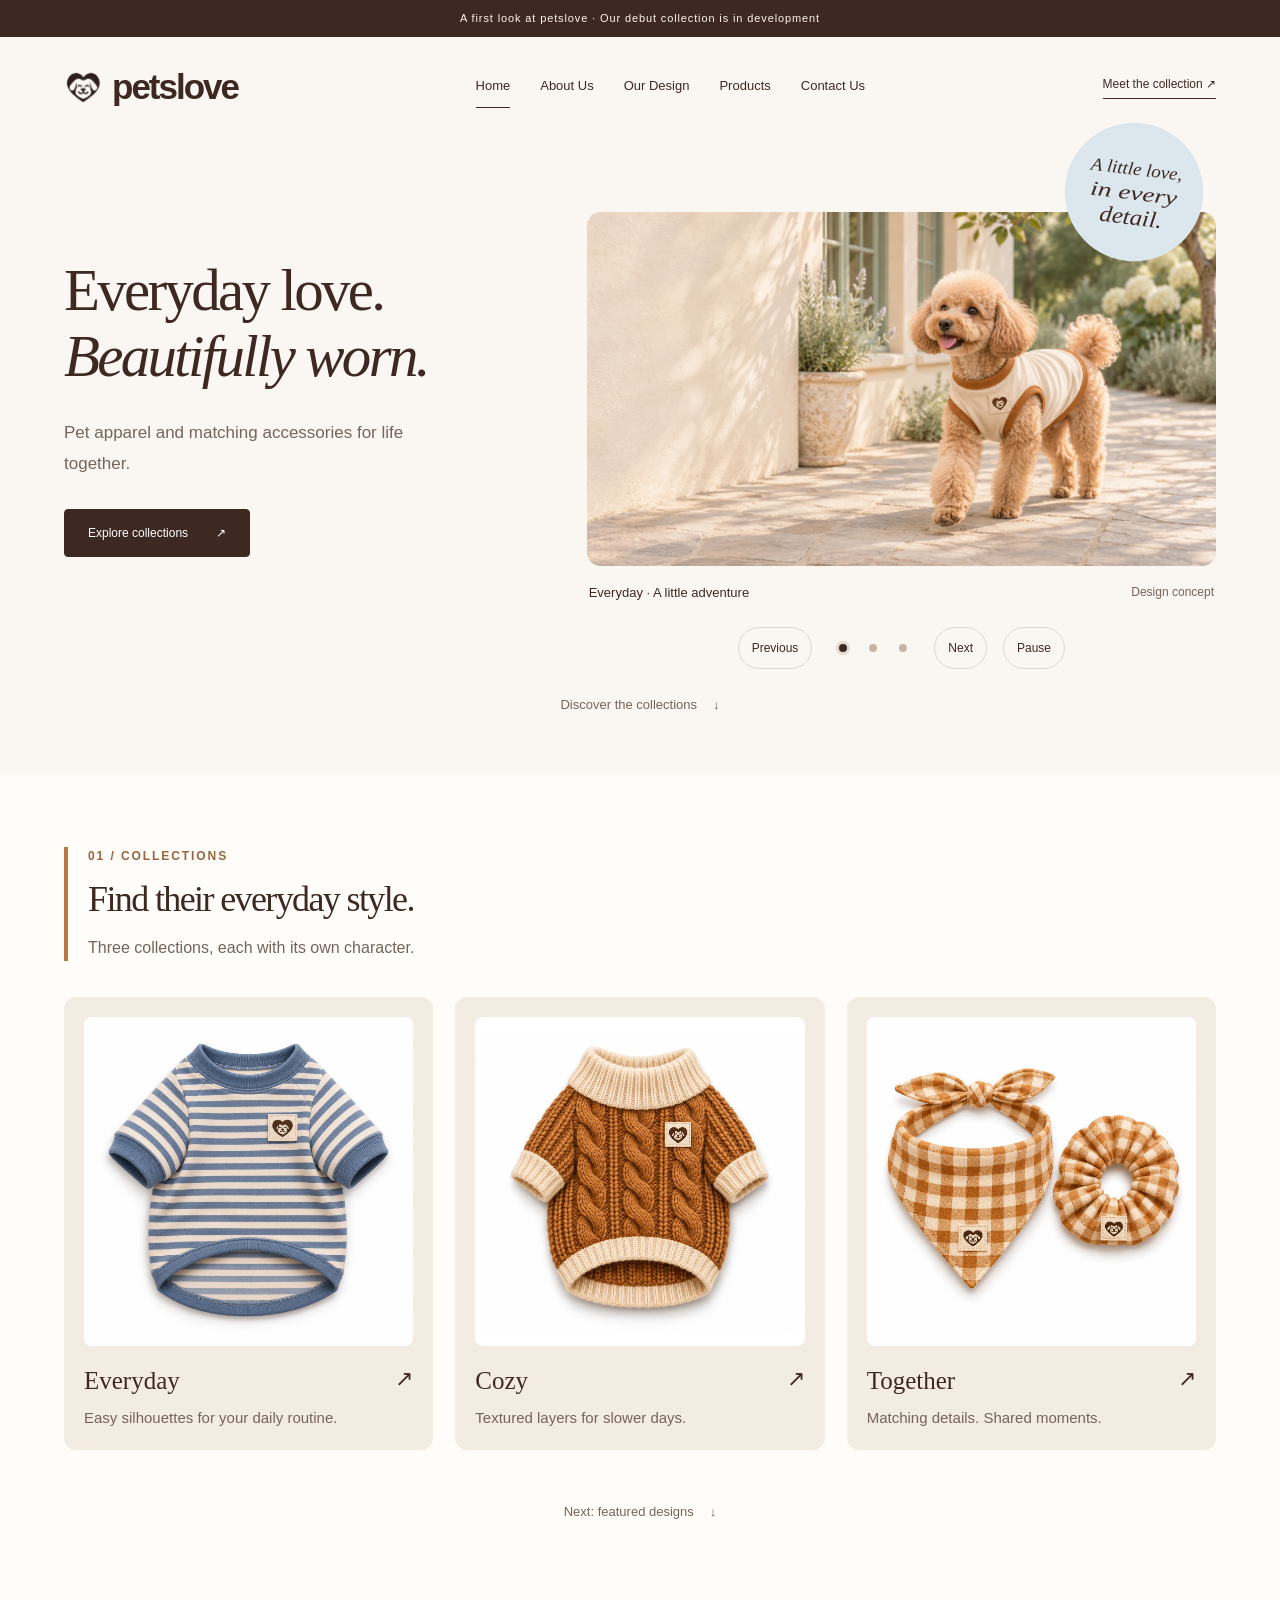
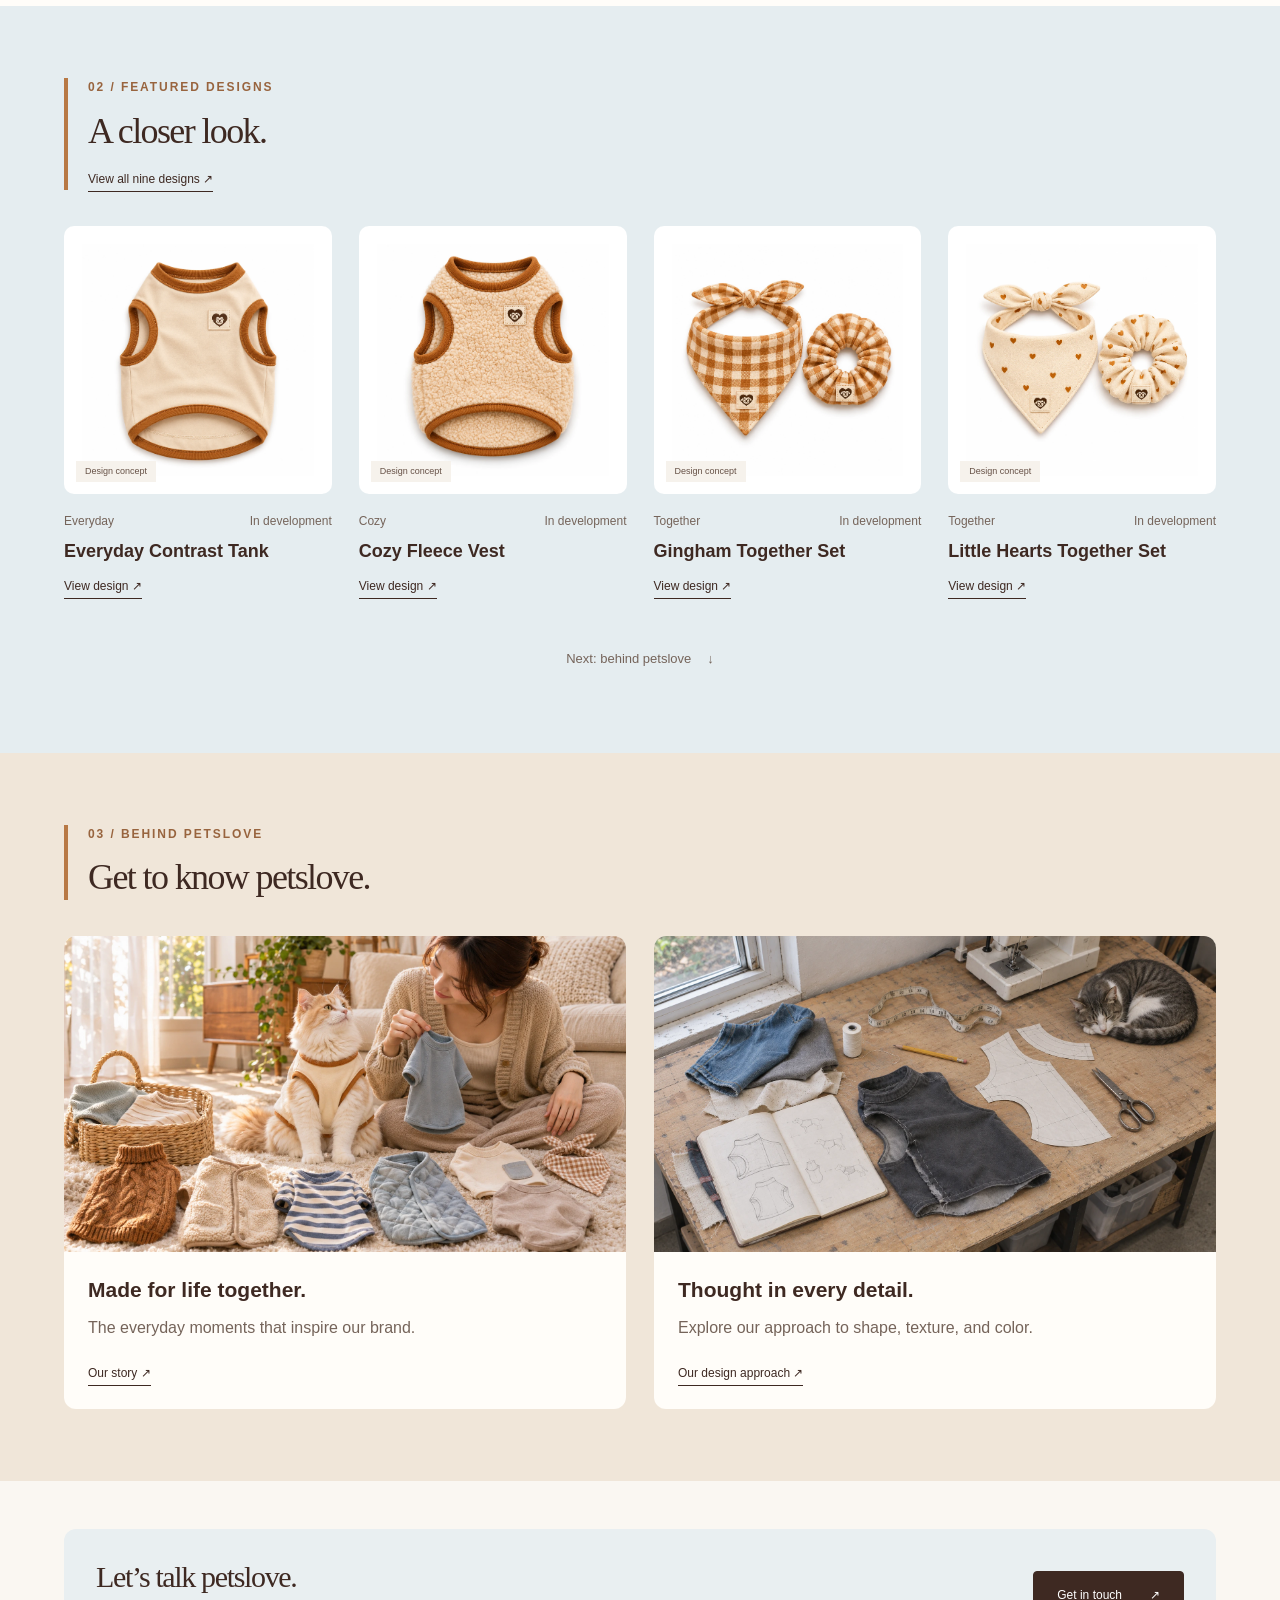
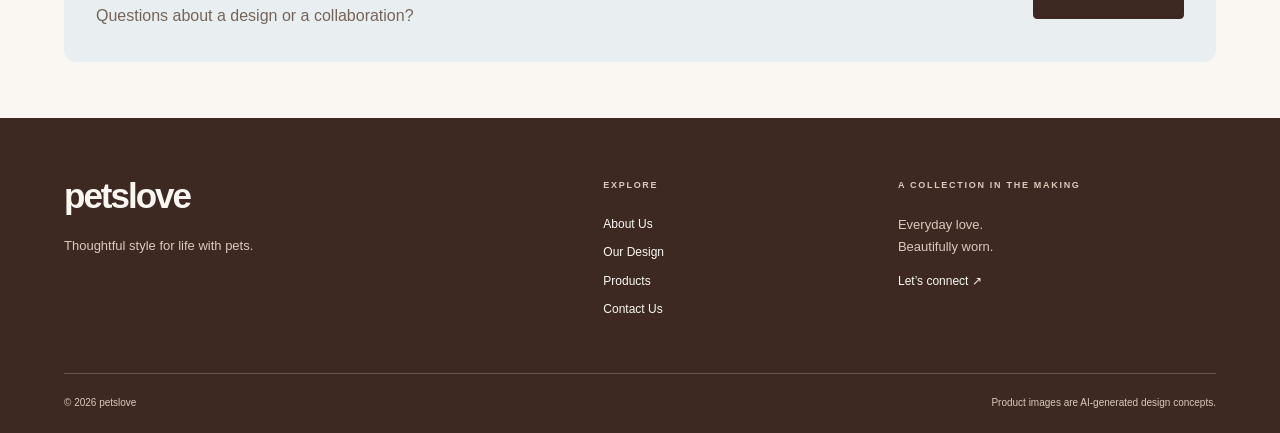
<file: index.html>
<!doctype html><html lang="en"><head><meta charset="utf-8"><meta name="viewport" content="width=device-width,initial-scale=1"><title>Everyday love. Beautifully worn. | petslove</title><meta name="description" content="Discover petslove: thoughtfully designed pet apparel and coordinated accessories. Explore Everyday, Cozy and Together."><link rel="icon" href="assets/00-logo.webp"><link rel="stylesheet" href="assets/style.css?v=20261125-chapters"><script src="assets/app.js" defer></script></head><body><a class="skip" href="#main">Skip to content</a><div class="announcement">A first look at petslove · Our debut collection is in development</div><header class="site-header wrap"><a class="brand" href="index.html"><img class="" src="assets/00-logo.webp" alt="" loading="eager" decoding="async">petslove</a><button class="menu-toggle" aria-expanded="false" aria-controls="site-nav">Menu <span>☰</span></button><nav id="site-nav" aria-label="Main navigation"><a href="index.html" aria-current="page">Home</a><a href="about-us.html" >About Us</a><a href="our-design.html" >Our Design</a><a href="products.html" >Products</a><a href="contact-us.html" >Contact Us</a></nav><a class="header-link" href="products.html">Meet the collection ↗</a></header><main id="main"><article class="home-page">
<section class="hero wrap"><div class="hero-art lifestyle-carousel" role="region" aria-roledescription="carousel" aria-label="petslove lifestyle collection"><svg class="love-badge" viewBox="0 0 180 180" role="img" aria-label="A little love, in every detail"><circle cx="90" cy="90" r="89" fill="#dce7ed"/><g fill="#3e2922" text-anchor="middle" font-family="Georgia, Times New Roman, serif" font-style="italic"><text x="90" y="68" font-size="23" textLength="118" lengthAdjust="spacingAndGlyphs">A little love,</text><text x="90" y="100" font-size="26" textLength="112" lengthAdjust="spacingAndGlyphs">in every</text><text x="90" y="132" font-size="29" textLength="81" lengthAdjust="spacingAndGlyphs">detail.</text></g></svg><div class="hero-slides"><figure class="hero-slide" aria-label="1 of 3" ><img class="" src="assets/cover-1.webp" alt="Apricot poodle wearing the cream tank on a sunny garden path" loading="eager" decoding="async"><figcaption>Everyday · A little adventure<span>Design concept</span></figcaption></figure><figure class="hero-slide" aria-label="2 of 3" hidden><img class="" src="assets/cover-2.webp" alt="Terrier wearing the caramel cable-knit sweater in an autumn park" loading="lazy" decoding="async"><figcaption>Cozy · Warm little moments<span>Design concept</span></figcaption></figure><figure class="hero-slide" aria-label="3 of 3" hidden><img class="" src="assets/cover-3.webp" alt="Owner and poodle wearing coordinating gingham accessories at home" loading="lazy" decoding="async"><figcaption>Together · Life by your side<span>Design concept</span></figcaption></figure></div><div class="carousel-controls"><button type="button" data-step="-1" aria-label="Previous image">Previous</button><div class="carousel-dots"><button type="button" data-slide="0" aria-label="Show image 1" aria-pressed="true"></button><button type="button" data-slide="1" aria-label="Show image 2" aria-pressed="false"></button><button type="button" data-slide="2" aria-label="Show image 3" aria-pressed="false"></button></div><button type="button" data-step="1" aria-label="Next image">Next</button><button type="button" class="carousel-pause" aria-label="Pause slideshow">Pause</button></div></div><div class="hero-copy"><h1>Everyday love.<br> <em>Beautifully worn.</em></h1><p class="lead">Pet apparel and matching accessories for life together.</p><div class="actions"><a class="button " href="products.html">Explore collections <span aria-hidden="true">↗</span></a></div></div><a class="home-next" href="#home-collections">Discover the collections <span aria-hidden="true">↓</span></a></section>
<section id="home-collections" class="home-collections home-section" aria-labelledby="collections-title"><div class="wrap"><header class="home-heading"><p class="eyebrow">01 / COLLECTIONS</p><h2 id="collections-title">Find their everyday style.</h2><p>Three collections, each with its own character.</p></header><div class="collection-grid"><a class="collection everyday" href="products.html?collection=everyday"><div><img class="" src="assets/everyday-02-stripe-tee.webp" alt="Everyday collection" loading="lazy" decoding="async"></div><p class="eyebrow">01 / THE COLLECTION</p><h3>Everyday <span>↗</span></h3><p>Easy silhouettes for your daily routine.</p></a><a class="collection cozy" href="products.html?collection=cozy"><div><img class="" src="assets/cozy-05-knit-sweater.webp" alt="Cozy collection" loading="lazy" decoding="async"></div><p class="eyebrow">02 / THE COLLECTION</p><h3>Cozy <span>↗</span></h3><p>Textured layers for slower days.</p></a><a class="collection together" href="products.html?collection=together"><div><img class="" src="assets/together-07-gingham-duo.webp" alt="Together collection" loading="lazy" decoding="async"></div><p class="eyebrow">03 / THE COLLECTION</p><h3>Together <span>↗</span></h3><p>Matching details. Shared moments.</p></a></div></div><a class="home-next" href="#home-designs">Next: featured designs <span aria-hidden="true">↓</span></a></section>
<section id="home-designs" class="home-products home-section" aria-labelledby="designs-title"><div class="wrap"><header class="home-heading"><p class="eyebrow">02 / FEATURED DESIGNS</p><h2 id="designs-title">A closer look.</h2><a class="text-link" href="products.html">View all nine designs ↗</a></header><div class="product-grid featured"><article class="product-card" data-collection="everyday"><a class="product-image" href="everyday-tank.html"><img class="" src="assets/everyday-01-tank.webp" alt="Everyday Contrast Tank" loading="lazy" decoding="async"><span class="badge">Design concept</span></a><div class="card-meta"><span>Everyday</span><span>In development</span></div><h3><a href="everyday-tank.html">Everyday Contrast Tank</a></h3><p>A cream sleeveless silhouette with caramel trim and a small petslove emblem.</p><a class="text-link" href="everyday-tank.html">View design <span aria-hidden="true">↗</span></a></article><article class="product-card" data-collection="cozy"><a class="product-image" href="fleece-vest.html"><img class="" src="assets/cozy-04-fleece-vest.webp" alt="Cozy Fleece Vest" loading="lazy" decoding="async"><span class="badge">Design concept</span></a><div class="card-meta"><span>Cozy</span><span>In development</span></div><h3><a href="fleece-vest.html">Cozy Fleece Vest</a></h3><p>An oatmeal fleece-texture vest with caramel edging and a simple sleeveless shape.</p><a class="text-link" href="fleece-vest.html">View design <span aria-hidden="true">↗</span></a></article><article class="product-card" data-collection="together"><a class="product-image" href="gingham-duo.html"><img class="" src="assets/together-07-gingham-duo.webp" alt="Gingham Together Set" loading="lazy" decoding="async"><span class="badge">Design concept</span></a><div class="card-meta"><span>Together</span><span>In development</span></div><h3><a href="gingham-duo.html">Gingham Together Set</a></h3><p>A caramel-and-cream gingham pet bandana paired with a coordinating hair scrunchie.</p><a class="text-link" href="gingham-duo.html">View design <span aria-hidden="true">↗</span></a></article><article class="product-card" data-collection="together"><a class="product-image" href="hearts-duo.html"><img class="" src="assets/together-09-hearts-duo.webp" alt="Little Hearts Together Set" loading="lazy" decoding="async"><span class="badge">Design concept</span></a><div class="card-meta"><span>Together</span><span>In development</span></div><h3><a href="hearts-duo.html">Little Hearts Together Set</a></h3><p>A cream pet bandana and coordinating scrunchie, finished with a small caramel heart pattern.</p><a class="text-link" href="hearts-duo.html">View design <span aria-hidden="true">↗</span></a></article></div></div><a class="home-next" href="#home-brand">Next: behind petslove <span aria-hidden="true">↓</span></a></section>
<section id="home-brand" class="home-brand home-section" aria-labelledby="brand-title"><div class="wrap"><header class="home-heading"><p class="eyebrow">03 / BEHIND PETSLOVE</p><h2 id="brand-title">Get to know petslove.</h2></header><div class="home-brand-grid"><article><img class="" src="assets/about-cat-fitting-v2.webp" alt="Owner choosing clothing beside a cat" loading="lazy" decoding="async"><div><h3>Made for life together.</h3><p>The everyday moments that inspire our brand.</p><a class="text-link" href="about-us.html">Our story ↗</a></div></article><article><img class="" src="assets/design-workbench-cat-v3.webp" alt="Design worktable with sketches and a sleeping cat" loading="lazy" decoding="async"><div><h3>Thought in every detail.</h3><p>Explore our approach to shape, texture, and color.</p><a class="text-link" href="our-design.html">Our design approach ↗</a></div></article></div></div></section>
<section class="home-contact wrap"><div><h2>Let’s talk petslove.</h2><p>Questions about a design or a collaboration?</p></div><a class="button " href="contact-us.html">Get in touch <span aria-hidden="true">↗</span></a></section></article></main><footer class="site-footer"><div class="wrap footer-grid"><div><a class="brand" href="index.html">petslove</a><p>Thoughtful style for life with pets.</p></div><div><p class="eyebrow">EXPLORE</p><a href="about-us.html">About Us</a><a href="our-design.html">Our Design</a><a href="products.html">Products</a><a href="contact-us.html">Contact Us</a></div><div><p class="eyebrow">A COLLECTION IN THE MAKING</p><p>Everyday love.<br>Beautifully worn.</p><a href="contact-us.html">Let’s connect ↗</a></div></div><div class="wrap footer-bottom"><span>© 2026 petslove</span><span>Product images are AI-generated design concepts.</span></div></footer></body></html>
</file>
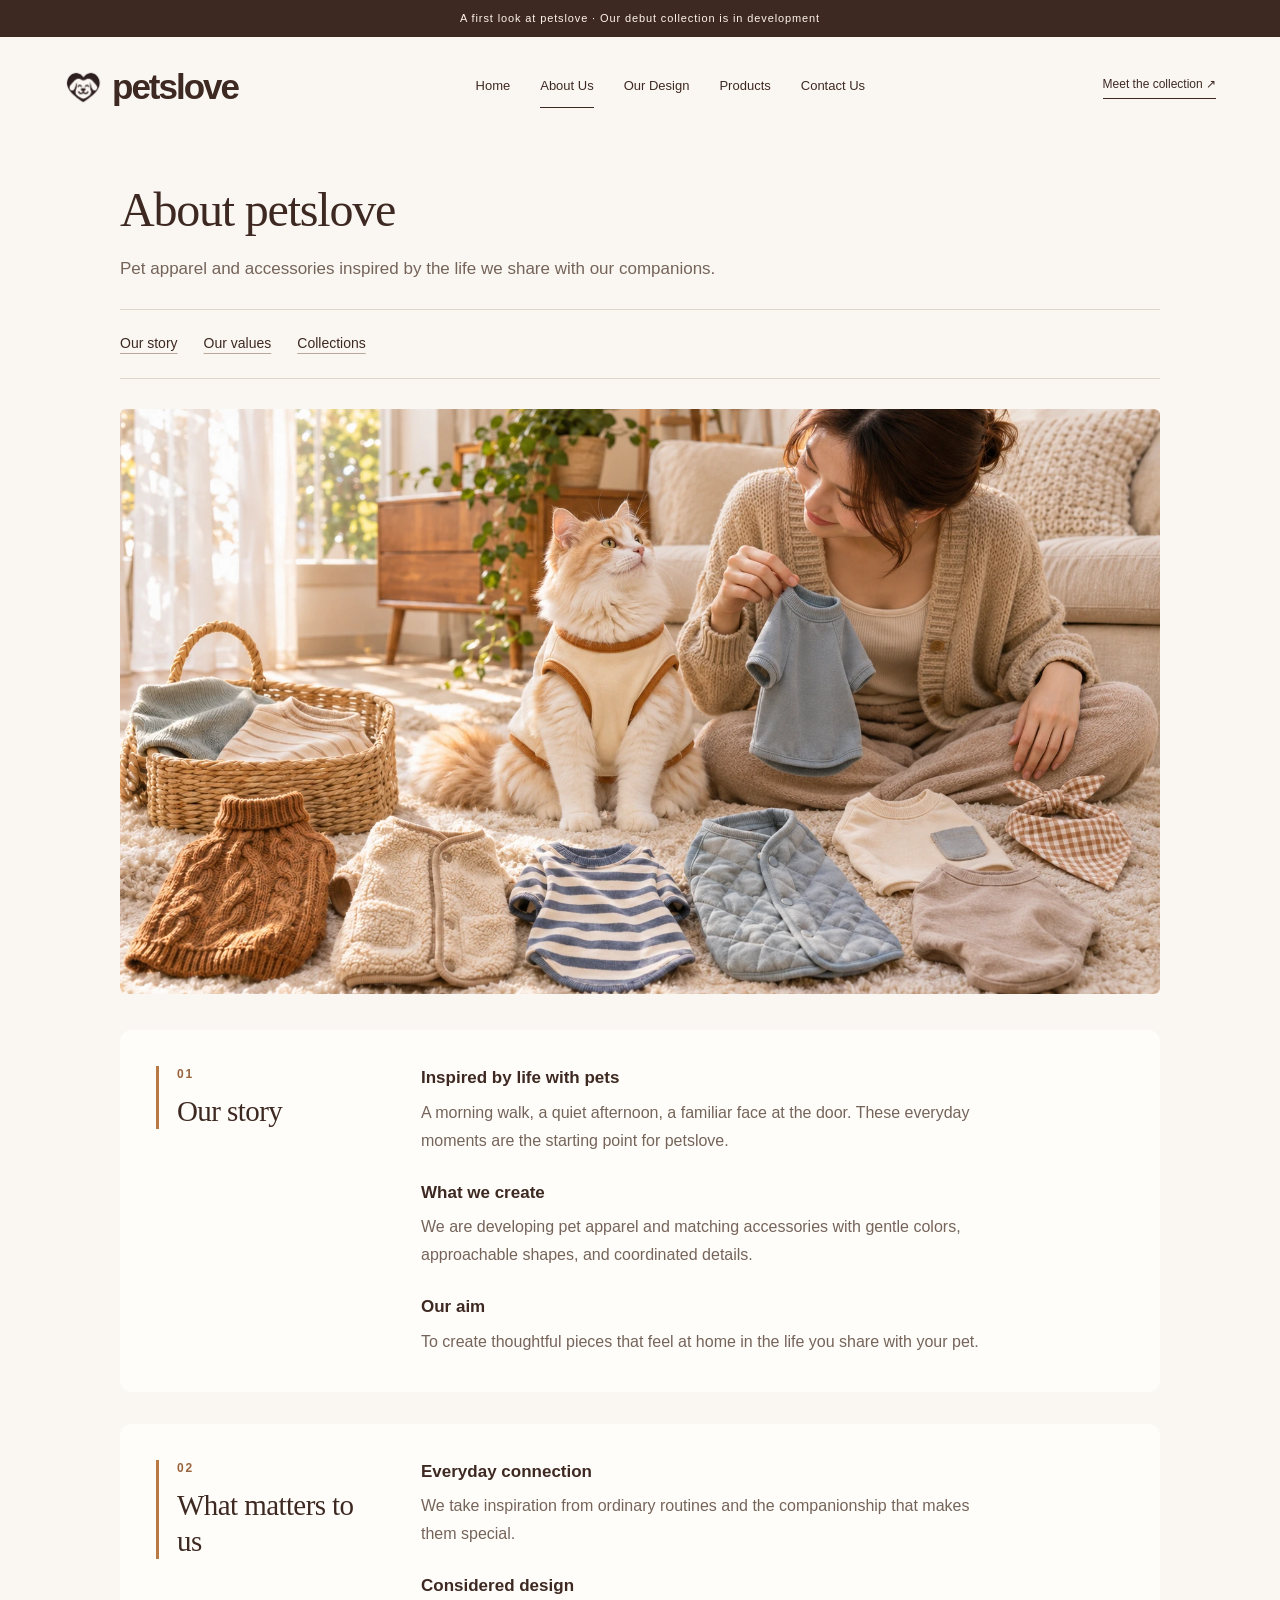
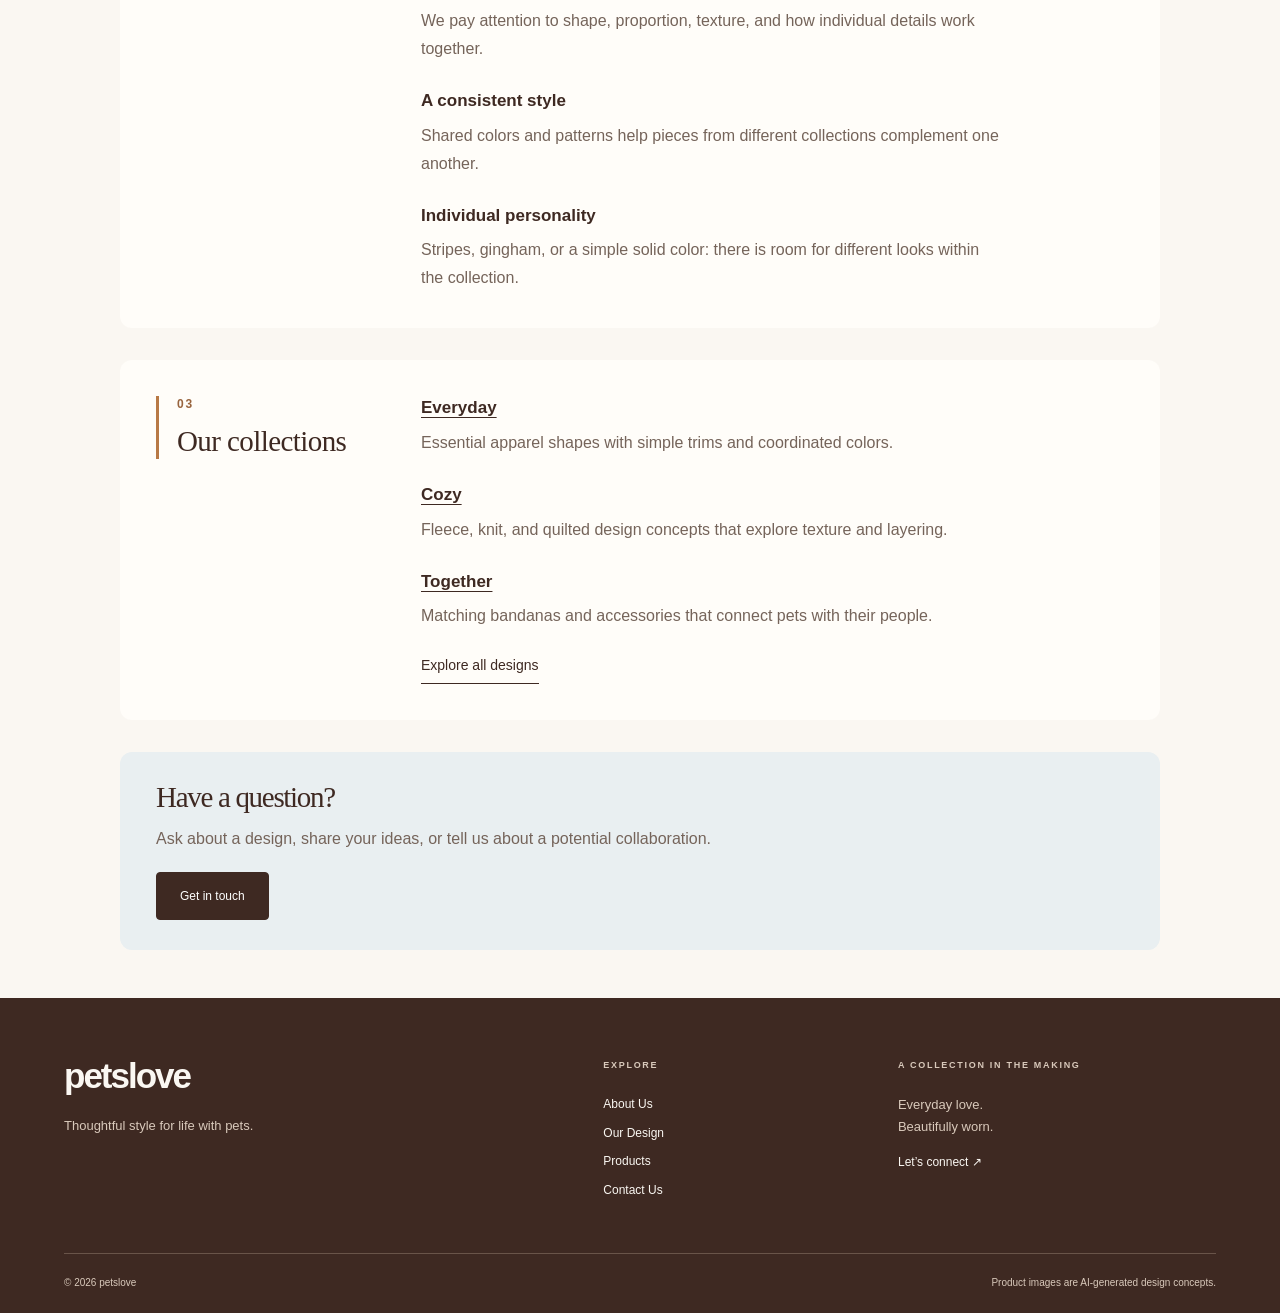
<file: about-us.html>
<!doctype html><html lang="en"><head><meta charset="utf-8"><meta name="viewport" content="width=device-width,initial-scale=1"><title>About Us | petslove</title><meta name="description" content="Discover petslove: thoughtfully designed pet apparel and coordinated accessories. Explore Everyday, Cozy and Together."><link rel="icon" href="assets/00-logo.webp"><link rel="stylesheet" href="assets/style.css?v=20261125-chapters"><script src="assets/app.js" defer></script></head><body><a class="skip" href="#main">Skip to content</a><div class="announcement">A first look at petslove · Our debut collection is in development</div><header class="site-header wrap"><a class="brand" href="index.html"><img class="" src="assets/00-logo.webp" alt="" loading="eager" decoding="async">petslove</a><button class="menu-toggle" aria-expanded="false" aria-controls="site-nav">Menu <span>☰</span></button><nav id="site-nav" aria-label="Main navigation"><a href="index.html" >Home</a><a href="about-us.html" aria-current="page">About Us</a><a href="our-design.html" >Our Design</a><a href="products.html" >Products</a><a href="contact-us.html" >Contact Us</a></nav><a class="header-link" href="products.html">Meet the collection ↗</a></header><main id="main"><article class="reading-page wrap"><header class="reading-header"><h1>About petslove</h1><p>Pet apparel and accessories inspired by the life we share with our companions.</p></header><nav class="reading-nav" aria-label="On this page"><a href="#our-story">Our story</a><a href="#our-values">Our values</a><a href="#our-collections">Collections</a></nav><figure class="reading-photo"><img class="" src="assets/about-cat-fitting-v2.webp" alt="Owner choosing clothes beside a cat" loading="eager" decoding="async"></figure><section class="reading-section" id="our-story"><header class="reading-section-heading"><span class="chapter-number" aria-hidden="true">01</span><h2>Our story</h2></header><div class="reading-content"><div class="reading-row"><h3>Inspired by life with pets</h3><p>A morning walk, a quiet afternoon, a familiar face at the door. These everyday moments are the starting point for petslove.</p></div><div class="reading-row"><h3>What we create</h3><p>We are developing pet apparel and matching accessories with gentle colors, approachable shapes, and coordinated details.</p></div><div class="reading-row"><h3>Our aim</h3><p>To create thoughtful pieces that feel at home in the life you share with your pet.</p></div></div></section><section class="reading-section" id="our-values"><header class="reading-section-heading"><span class="chapter-number" aria-hidden="true">02</span><h2>What matters to us</h2></header><div class="reading-content"><div class="reading-row"><h3>Everyday connection</h3><p>We take inspiration from ordinary routines and the companionship that makes them special.</p></div><div class="reading-row"><h3>Considered design</h3><p>We pay attention to shape, proportion, texture, and how individual details work together.</p></div><div class="reading-row"><h3>A consistent style</h3><p>Shared colors and patterns help pieces from different collections complement one another.</p></div><div class="reading-row"><h3>Individual personality</h3><p>Stripes, gingham, or a simple solid color: there is room for different looks within the collection.</p></div></div></section><section class="reading-section" id="our-collections"><header class="reading-section-heading"><span class="chapter-number" aria-hidden="true">03</span><h2>Our collections</h2></header><div class="reading-content"><div class="reading-row"><h3><a href="products.html?collection=everyday">Everyday</a></h3><p>Essential apparel shapes with simple trims and coordinated colors.</p></div><div class="reading-row"><h3><a href="products.html?collection=cozy">Cozy</a></h3><p>Fleece, knit, and quilted design concepts that explore texture and layering.</p></div><div class="reading-row"><h3><a href="products.html?collection=together">Together</a></h3><p>Matching bandanas and accessories that connect pets with their people.</p></div><a class="text-link" href="products.html">Explore all designs</a></div></section><section class="reading-contact"><h2>Have a question?</h2><p>Ask about a design, share your ideas, or tell us about a potential collaboration.</p><a class="button" href="contact-us.html">Get in touch</a></section></article></main><footer class="site-footer"><div class="wrap footer-grid"><div><a class="brand" href="index.html">petslove</a><p>Thoughtful style for life with pets.</p></div><div><p class="eyebrow">EXPLORE</p><a href="about-us.html">About Us</a><a href="our-design.html">Our Design</a><a href="products.html">Products</a><a href="contact-us.html">Contact Us</a></div><div><p class="eyebrow">A COLLECTION IN THE MAKING</p><p>Everyday love.<br>Beautifully worn.</p><a href="contact-us.html">Let’s connect ↗</a></div></div><div class="wrap footer-bottom"><span>© 2026 petslove</span><span>Product images are AI-generated design concepts.</span></div></footer></body></html>
</file>
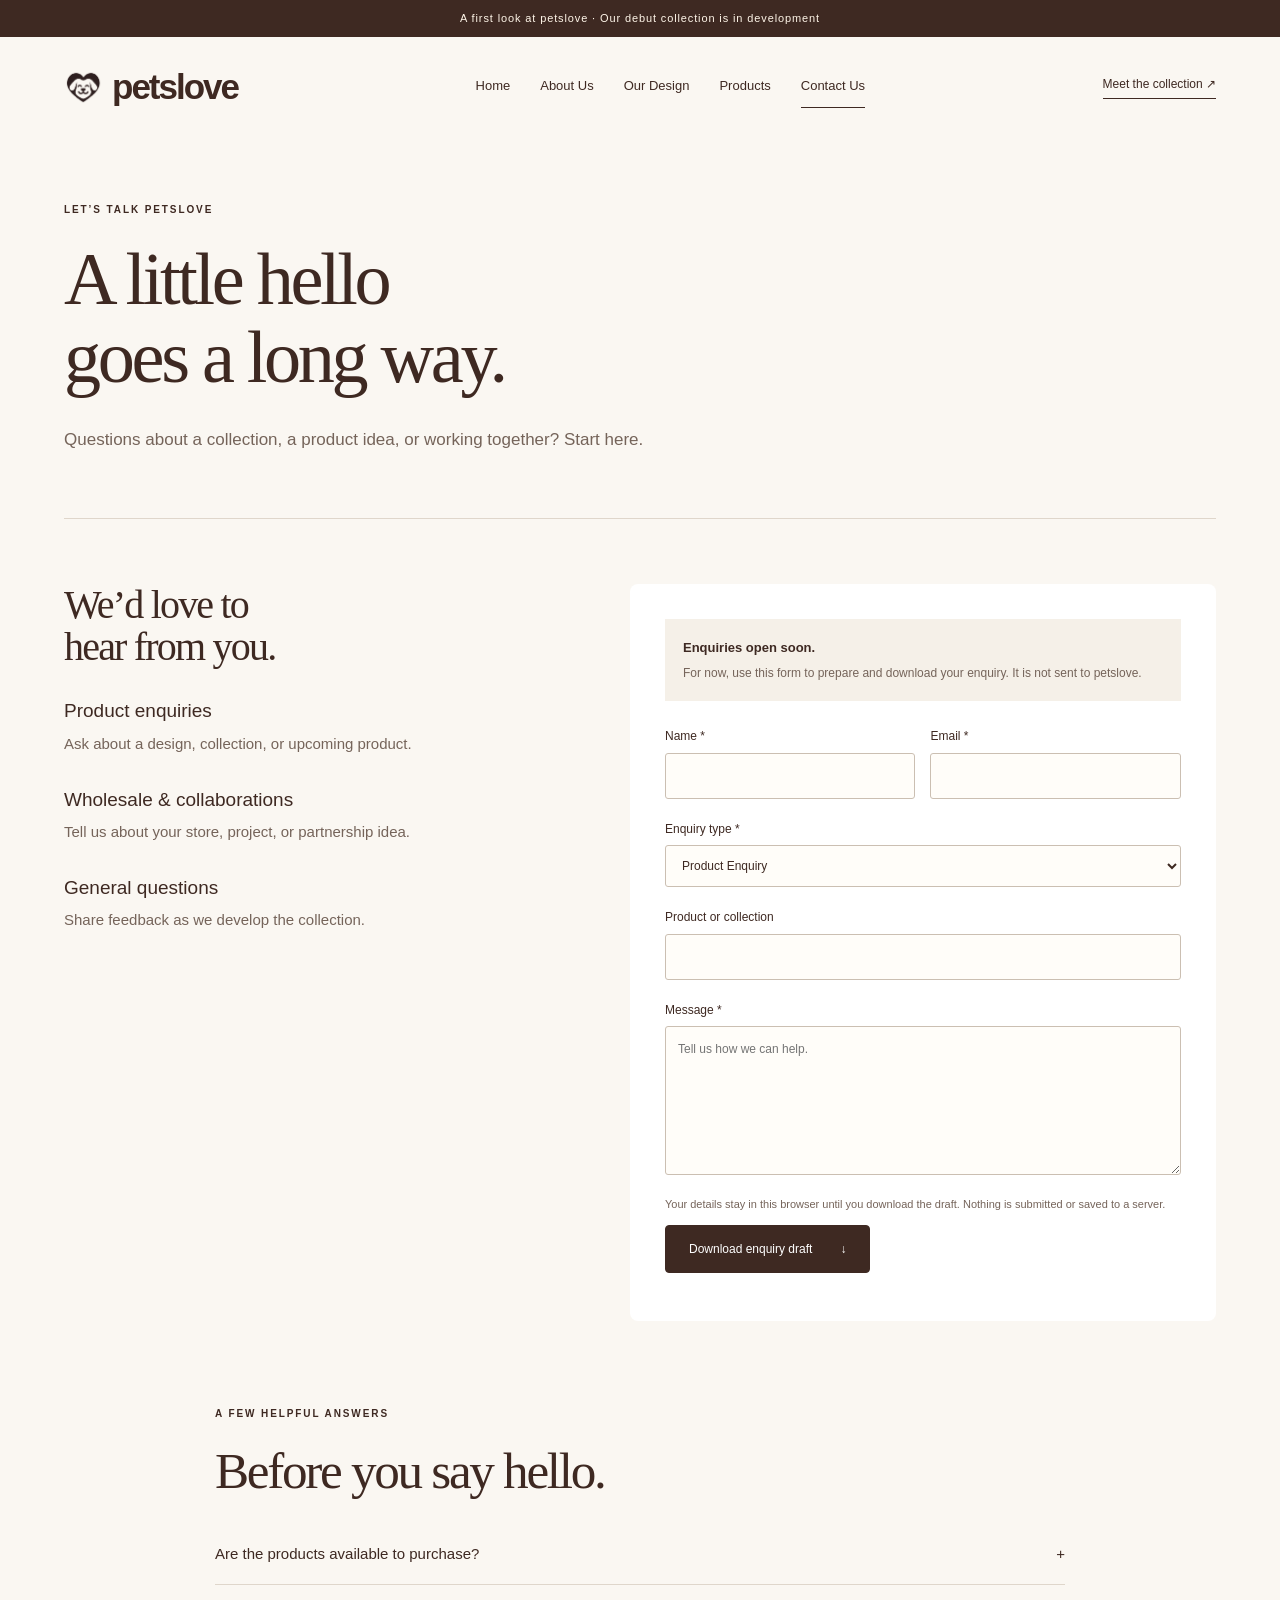
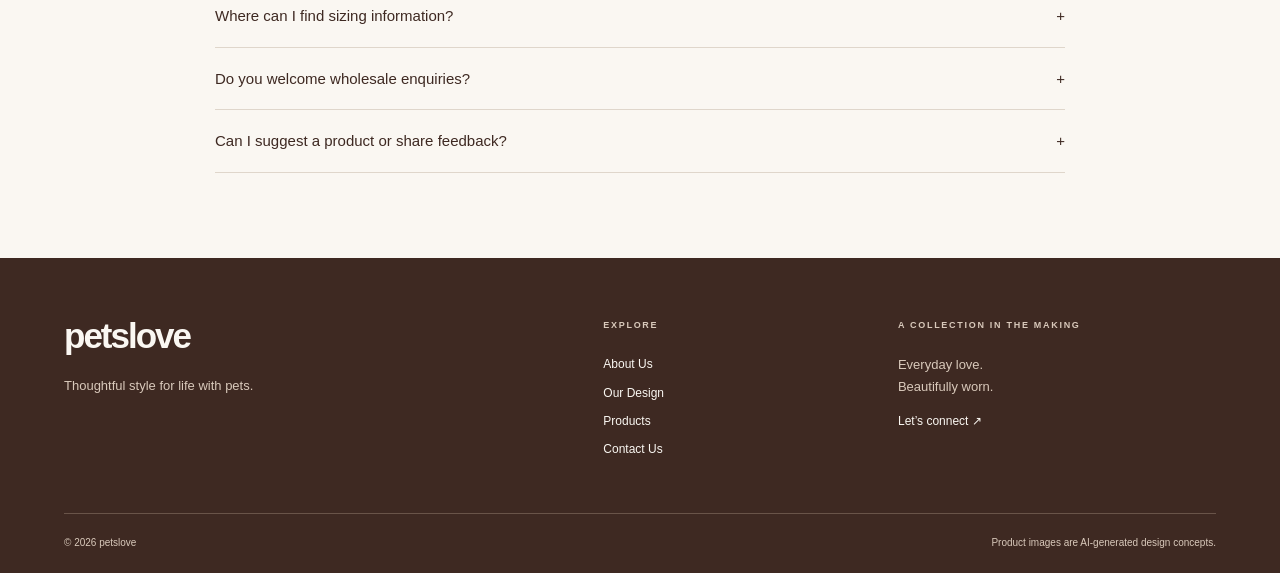
<file: contact-us.html>
<!doctype html><html lang="en"><head><meta charset="utf-8"><meta name="viewport" content="width=device-width,initial-scale=1"><title>Contact Us | petslove</title><meta name="description" content="Discover petslove: thoughtfully designed pet apparel and coordinated accessories. Explore Everyday, Cozy and Together."><link rel="icon" href="assets/00-logo.webp"><link rel="stylesheet" href="assets/style.css?v=20261125-chapters"><script src="assets/app.js" defer></script></head><body><a class="skip" href="#main">Skip to content</a><div class="announcement">A first look at petslove · Our debut collection is in development</div><header class="site-header wrap"><a class="brand" href="index.html"><img class="" src="assets/00-logo.webp" alt="" loading="eager" decoding="async">petslove</a><button class="menu-toggle" aria-expanded="false" aria-controls="site-nav">Menu <span>☰</span></button><nav id="site-nav" aria-label="Main navigation"><a href="index.html" >Home</a><a href="about-us.html" >About Us</a><a href="our-design.html" >Our Design</a><a href="products.html" >Products</a><a href="contact-us.html" aria-current="page">Contact Us</a></nav><a class="header-link" href="products.html">Meet the collection ↗</a></header><main id="main"><section class="intro wrap"><p class="eyebrow">LET’S TALK PETSLOVE</p><h1>A little hello<br> goes a long way.</h1><p class="lead">Questions about a collection, a product idea, or working together? Start here.</p></section><section class="wrap contact-layout"><aside><h2>We’d love to<br> hear from you.</h2><h3>Product enquiries</h3><p>Ask about a design, collection, or upcoming product.</p><h3>Wholesale & collaborations</h3><p>Tell us about your store, project, or partnership idea.</p><h3>General questions</h3><p>Share feedback as we develop the collection.</p></aside><form id="contact-form"><div class="form-note"><strong>Enquiries open soon.</strong><p>For now, use this form to prepare and download your enquiry. It is not sent to petslove.</p></div><div class="form-row"><label>Name *<input name="name" autocomplete="name" required maxlength="100"></label><label>Email *<input type="email" name="email" autocomplete="email" required maxlength="200"></label></div><label>Enquiry type *<select name="type"><option>Product Enquiry</option><option>Sizing & Fit</option><option>Wholesale</option><option>Collaboration</option><option>General Enquiry</option></select></label><label>Product or collection<input name="product" maxlength="200"></label><label>Message *<textarea name="message" rows="6" required maxlength="5000" placeholder="Tell us how we can help."></textarea></label><p class="caption">Your details stay in this browser until you download the draft. Nothing is submitted or saved to a server.</p><button class="button" type="submit">Download enquiry draft <span aria-hidden="true">↓</span></button><p id="form-status" role="status"></p></form></section><section class="wrap faq section"><p class="eyebrow">A FEW HELPFUL ANSWERS</p><h2>Before you say hello.</h2><details><summary>Are the products available to purchase?</summary><p>The first petslove collection is in development. The designs shown introduce our planned range.</p></details><details><summary>Where can I find sizing information?</summary><p>Product-specific measurements and size guides will be published when designs are finalized.</p></details><details><summary>Do you welcome wholesale enquiries?</summary><p>Yes. Select Wholesale in your enquiry draft and include your business, location, and the products you are interested in.</p></details><details><summary>Can I suggest a product or share feedback?</summary><p>Absolutely. We welcome ideas and feedback as we develop the collection.</p></details></section></main><footer class="site-footer"><div class="wrap footer-grid"><div><a class="brand" href="index.html">petslove</a><p>Thoughtful style for life with pets.</p></div><div><p class="eyebrow">EXPLORE</p><a href="about-us.html">About Us</a><a href="our-design.html">Our Design</a><a href="products.html">Products</a><a href="contact-us.html">Contact Us</a></div><div><p class="eyebrow">A COLLECTION IN THE MAKING</p><p>Everyday love.<br>Beautifully worn.</p><a href="contact-us.html">Let’s connect ↗</a></div></div><div class="wrap footer-bottom"><span>© 2026 petslove</span><span>Product images are AI-generated design concepts.</span></div></footer></body></html>
</file>
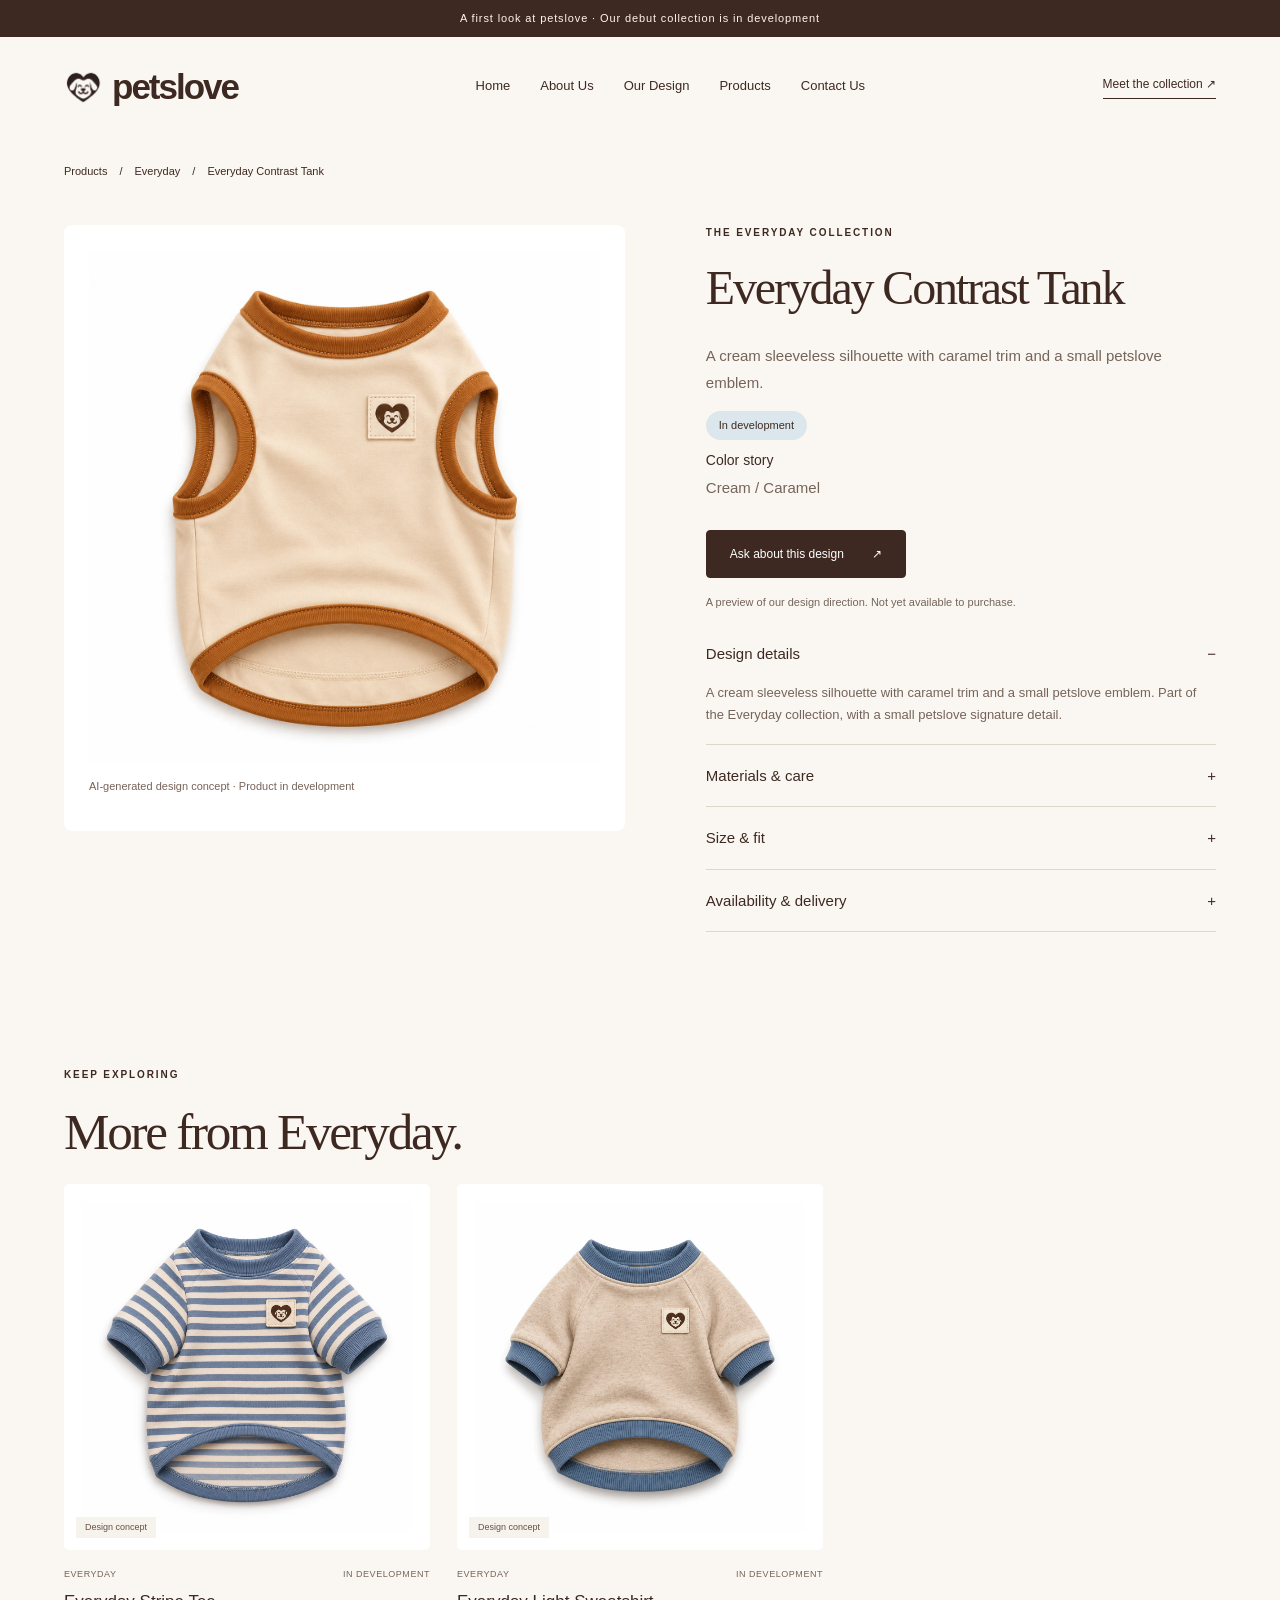
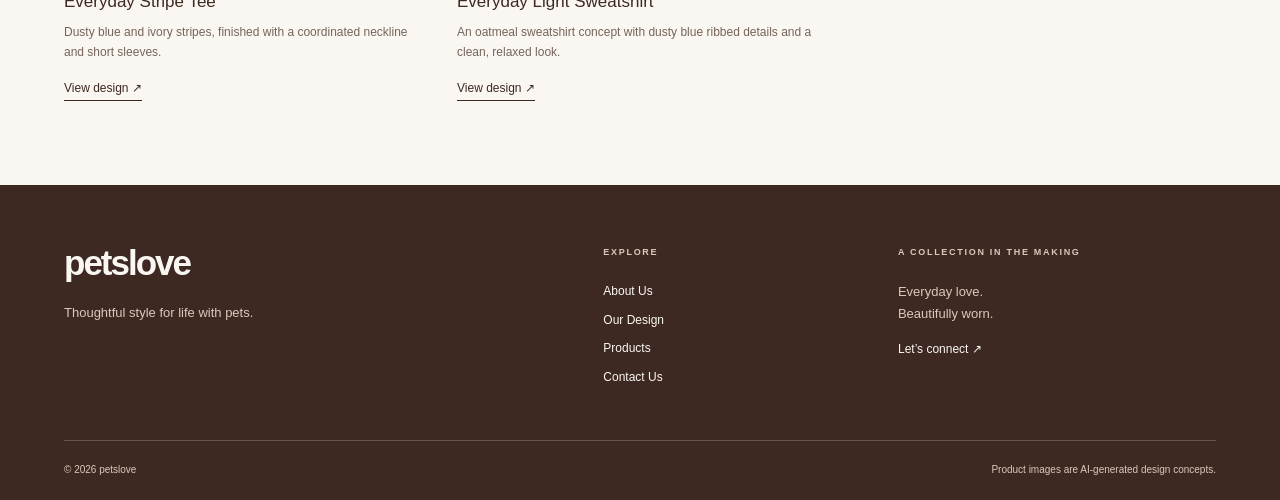
<file: everyday-tank.html>
<!doctype html><html lang="en"><head><meta charset="utf-8"><meta name="viewport" content="width=device-width,initial-scale=1"><title>Everyday Contrast Tank | petslove</title><meta name="description" content="Discover petslove: thoughtfully designed pet apparel and coordinated accessories. Explore Everyday, Cozy and Together."><link rel="icon" href="assets/00-logo.webp"><link rel="stylesheet" href="assets/style.css?v=20261125-chapters"><script src="assets/app.js" defer></script></head><body><a class="skip" href="#main">Skip to content</a><div class="announcement">A first look at petslove · Our debut collection is in development</div><header class="site-header wrap"><a class="brand" href="index.html"><img class="" src="assets/00-logo.webp" alt="" loading="eager" decoding="async">petslove</a><button class="menu-toggle" aria-expanded="false" aria-controls="site-nav">Menu <span>☰</span></button><nav id="site-nav" aria-label="Main navigation"><a href="index.html" >Home</a><a href="about-us.html" >About Us</a><a href="our-design.html" >Our Design</a><a href="products.html" >Products</a><a href="contact-us.html" >Contact Us</a></nav><a class="header-link" href="products.html">Meet the collection ↗</a></header><main id="main"><div class="wrap breadcrumb"><a href="products.html">Products</a><span>/</span><a href="products.html?collection=everyday">Everyday</a><span>/</span><span>Everyday Contrast Tank</span></div><section class="wrap product-detail"><div class="detail-image"><img class="" src="assets/everyday-01-tank.webp" alt="Everyday Contrast Tank" loading="eager" decoding="async"><p class="caption">AI-generated design concept · Product in development</p></div><div class="detail-copy"><p class="eyebrow">THE EVERYDAY COLLECTION</p><h1>Everyday Contrast Tank</h1><p class="lead">A cream sleeveless silhouette with caramel trim and a small petslove emblem.</p><p class="status-label">In development</p><h3>Color story</h3><p>Cream / Caramel</p><a class="button " href="contact-us.html?product=everyday-tank">Ask about this design <span aria-hidden="true">↗</span></a><p class="caption">A preview of our design direction. Not yet available to purchase.</p><details open><summary>Design details</summary><p>A cream sleeveless silhouette with caramel trim and a small petslove emblem. Part of the Everyday collection, with a small petslove signature detail.</p></details><details><summary>Materials & care</summary><p>Final composition, construction, and care instructions will be confirmed after sample development.</p></details><details><summary>Size & fit</summary><p>Product measurements and size options are not finalized. Measure chest, neck, and back length when comparing against the final size guide.</p></details><details><summary>Availability & delivery</summary><p>This design is not currently on sale. Pricing, delivery regions, and returns information will be provided before ordering opens.</p></details></div></section><section class="wrap section"><p class="eyebrow">KEEP EXPLORING</p><h2>More from Everyday.</h2><div class="product-grid"><article class="product-card" data-collection="everyday"><a class="product-image" href="stripe-tee.html"><img class="" src="assets/everyday-02-stripe-tee.webp" alt="Everyday Stripe Tee" loading="lazy" decoding="async"><span class="badge">Design concept</span></a><div class="card-meta"><span>Everyday</span><span>In development</span></div><h3><a href="stripe-tee.html">Everyday Stripe Tee</a></h3><p>Dusty blue and ivory stripes, finished with a coordinated neckline and short sleeves.</p><a class="text-link" href="stripe-tee.html">View design <span aria-hidden="true">↗</span></a></article><article class="product-card" data-collection="everyday"><a class="product-image" href="light-sweatshirt.html"><img class="" src="assets/everyday-03-sweatshirt.webp" alt="Everyday Light Sweatshirt" loading="lazy" decoding="async"><span class="badge">Design concept</span></a><div class="card-meta"><span>Everyday</span><span>In development</span></div><h3><a href="light-sweatshirt.html">Everyday Light Sweatshirt</a></h3><p>An oatmeal sweatshirt concept with dusty blue ribbed details and a clean, relaxed look.</p><a class="text-link" href="light-sweatshirt.html">View design <span aria-hidden="true">↗</span></a></article></div></section></main><footer class="site-footer"><div class="wrap footer-grid"><div><a class="brand" href="index.html">petslove</a><p>Thoughtful style for life with pets.</p></div><div><p class="eyebrow">EXPLORE</p><a href="about-us.html">About Us</a><a href="our-design.html">Our Design</a><a href="products.html">Products</a><a href="contact-us.html">Contact Us</a></div><div><p class="eyebrow">A COLLECTION IN THE MAKING</p><p>Everyday love.<br>Beautifully worn.</p><a href="contact-us.html">Let’s connect ↗</a></div></div><div class="wrap footer-bottom"><span>© 2026 petslove</span><span>Product images are AI-generated design concepts.</span></div></footer></body></html>
</file>
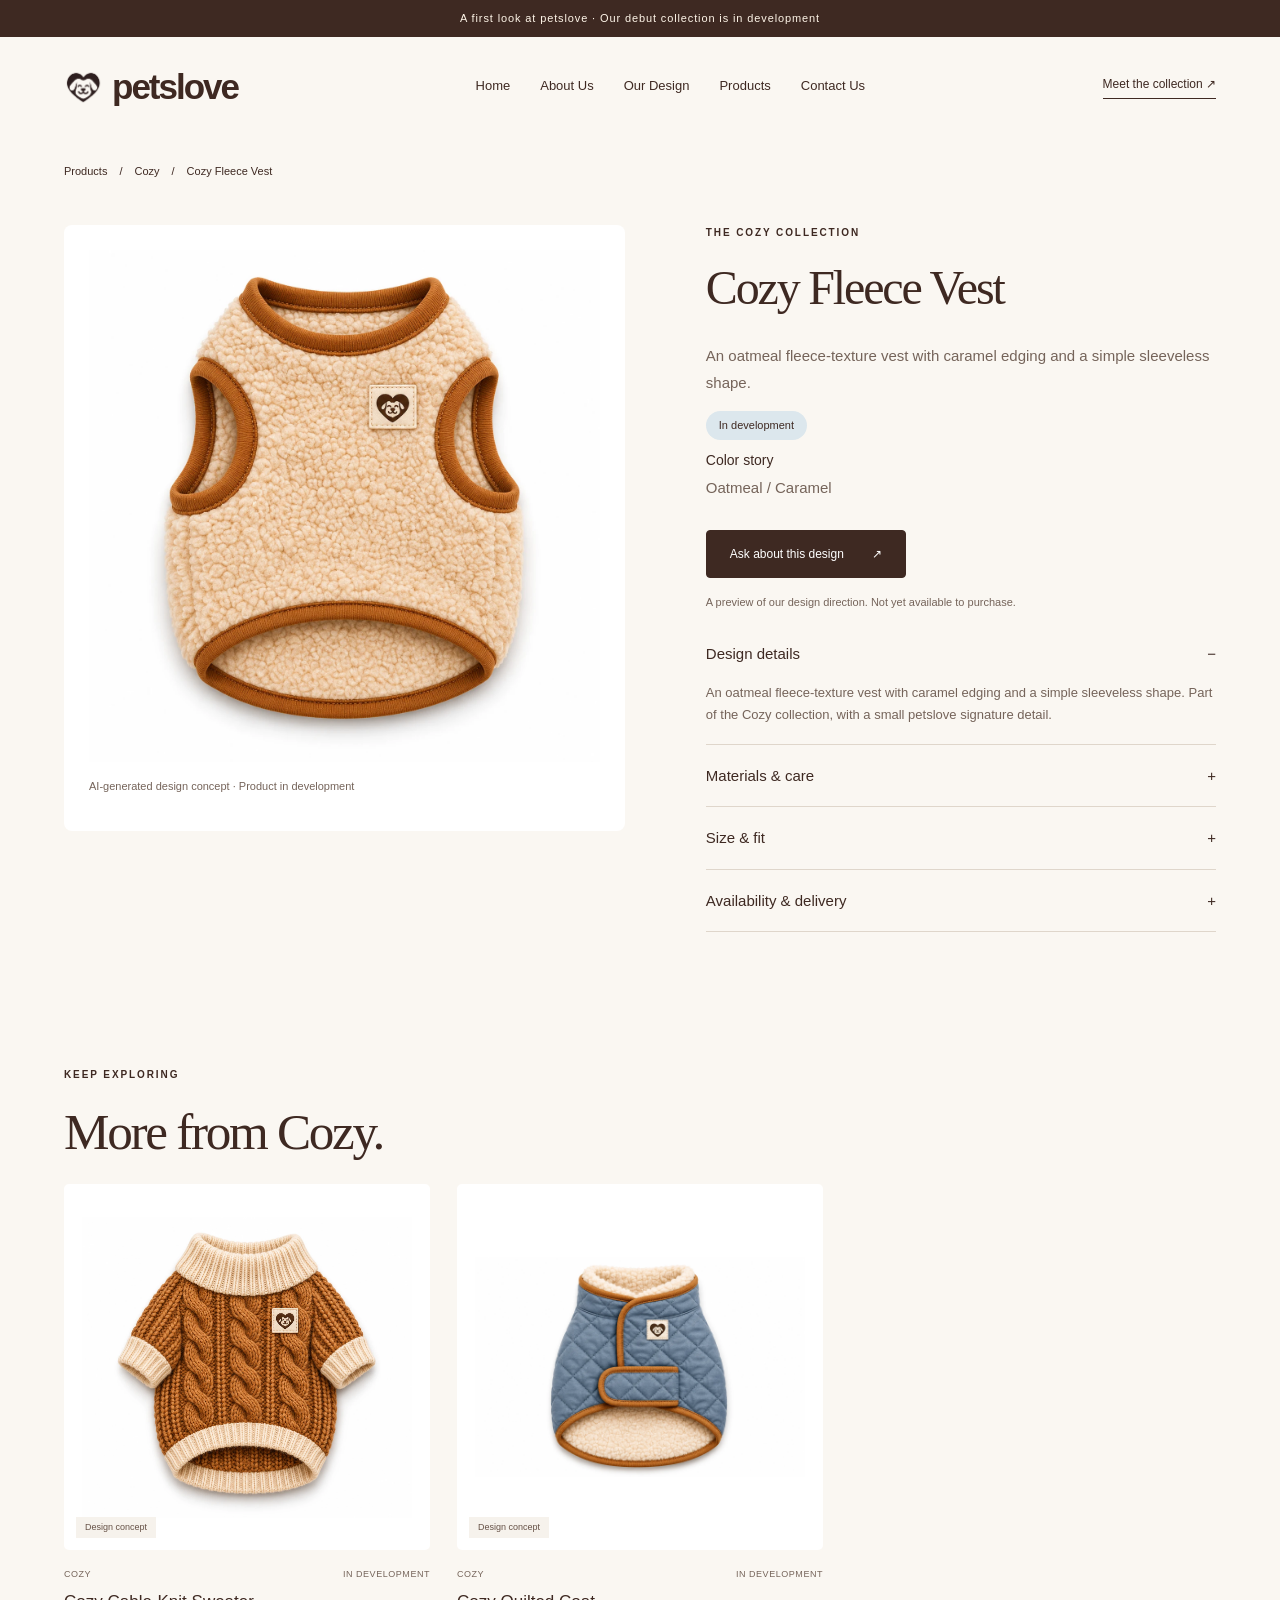
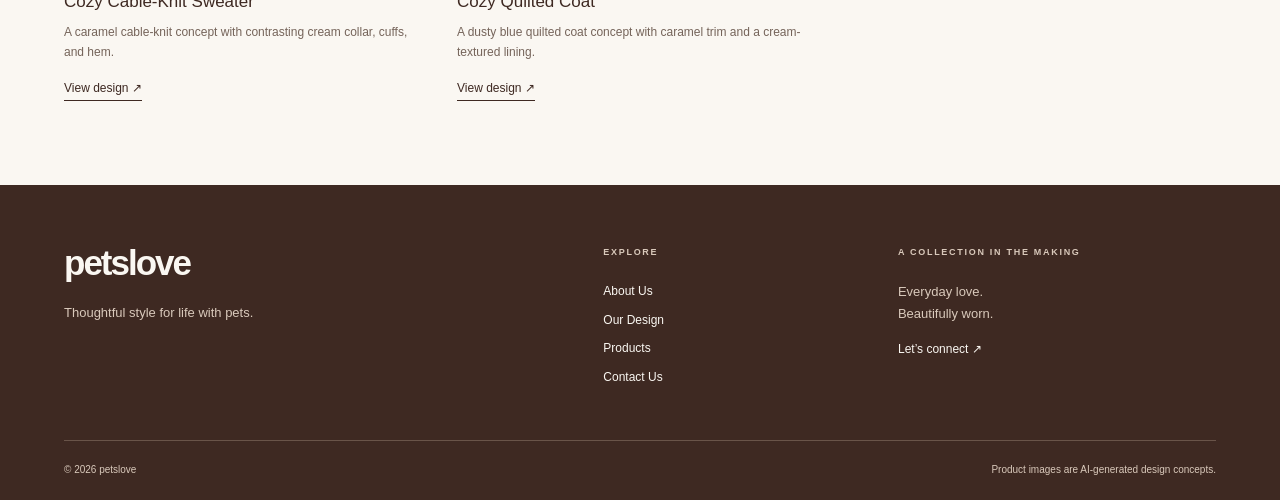
<file: fleece-vest.html>
<!doctype html><html lang="en"><head><meta charset="utf-8"><meta name="viewport" content="width=device-width,initial-scale=1"><title>Cozy Fleece Vest | petslove</title><meta name="description" content="Discover petslove: thoughtfully designed pet apparel and coordinated accessories. Explore Everyday, Cozy and Together."><link rel="icon" href="assets/00-logo.webp"><link rel="stylesheet" href="assets/style.css?v=20261125-chapters"><script src="assets/app.js" defer></script></head><body><a class="skip" href="#main">Skip to content</a><div class="announcement">A first look at petslove · Our debut collection is in development</div><header class="site-header wrap"><a class="brand" href="index.html"><img class="" src="assets/00-logo.webp" alt="" loading="eager" decoding="async">petslove</a><button class="menu-toggle" aria-expanded="false" aria-controls="site-nav">Menu <span>☰</span></button><nav id="site-nav" aria-label="Main navigation"><a href="index.html" >Home</a><a href="about-us.html" >About Us</a><a href="our-design.html" >Our Design</a><a href="products.html" >Products</a><a href="contact-us.html" >Contact Us</a></nav><a class="header-link" href="products.html">Meet the collection ↗</a></header><main id="main"><div class="wrap breadcrumb"><a href="products.html">Products</a><span>/</span><a href="products.html?collection=cozy">Cozy</a><span>/</span><span>Cozy Fleece Vest</span></div><section class="wrap product-detail"><div class="detail-image"><img class="" src="assets/cozy-04-fleece-vest.webp" alt="Cozy Fleece Vest" loading="eager" decoding="async"><p class="caption">AI-generated design concept · Product in development</p></div><div class="detail-copy"><p class="eyebrow">THE COZY COLLECTION</p><h1>Cozy Fleece Vest</h1><p class="lead">An oatmeal fleece-texture vest with caramel edging and a simple sleeveless shape.</p><p class="status-label">In development</p><h3>Color story</h3><p>Oatmeal / Caramel</p><a class="button " href="contact-us.html?product=fleece-vest">Ask about this design <span aria-hidden="true">↗</span></a><p class="caption">A preview of our design direction. Not yet available to purchase.</p><details open><summary>Design details</summary><p>An oatmeal fleece-texture vest with caramel edging and a simple sleeveless shape. Part of the Cozy collection, with a small petslove signature detail.</p></details><details><summary>Materials & care</summary><p>Final composition, construction, and care instructions will be confirmed after sample development.</p></details><details><summary>Size & fit</summary><p>Product measurements and size options are not finalized. Measure chest, neck, and back length when comparing against the final size guide.</p></details><details><summary>Availability & delivery</summary><p>This design is not currently on sale. Pricing, delivery regions, and returns information will be provided before ordering opens.</p></details></div></section><section class="wrap section"><p class="eyebrow">KEEP EXPLORING</p><h2>More from Cozy.</h2><div class="product-grid"><article class="product-card" data-collection="cozy"><a class="product-image" href="knit-sweater.html"><img class="" src="assets/cozy-05-knit-sweater.webp" alt="Cozy Cable-Knit Sweater" loading="lazy" decoding="async"><span class="badge">Design concept</span></a><div class="card-meta"><span>Cozy</span><span>In development</span></div><h3><a href="knit-sweater.html">Cozy Cable-Knit Sweater</a></h3><p>A caramel cable-knit concept with contrasting cream collar, cuffs, and hem.</p><a class="text-link" href="knit-sweater.html">View design <span aria-hidden="true">↗</span></a></article><article class="product-card" data-collection="cozy"><a class="product-image" href="quilted-coat.html"><img class="" src="assets/cozy-06-quilted-coat.webp" alt="Cozy Quilted Coat" loading="lazy" decoding="async"><span class="badge">Design concept</span></a><div class="card-meta"><span>Cozy</span><span>In development</span></div><h3><a href="quilted-coat.html">Cozy Quilted Coat</a></h3><p>A dusty blue quilted coat concept with caramel trim and a cream-textured lining.</p><a class="text-link" href="quilted-coat.html">View design <span aria-hidden="true">↗</span></a></article></div></section></main><footer class="site-footer"><div class="wrap footer-grid"><div><a class="brand" href="index.html">petslove</a><p>Thoughtful style for life with pets.</p></div><div><p class="eyebrow">EXPLORE</p><a href="about-us.html">About Us</a><a href="our-design.html">Our Design</a><a href="products.html">Products</a><a href="contact-us.html">Contact Us</a></div><div><p class="eyebrow">A COLLECTION IN THE MAKING</p><p>Everyday love.<br>Beautifully worn.</p><a href="contact-us.html">Let’s connect ↗</a></div></div><div class="wrap footer-bottom"><span>© 2026 petslove</span><span>Product images are AI-generated design concepts.</span></div></footer></body></html>
</file>
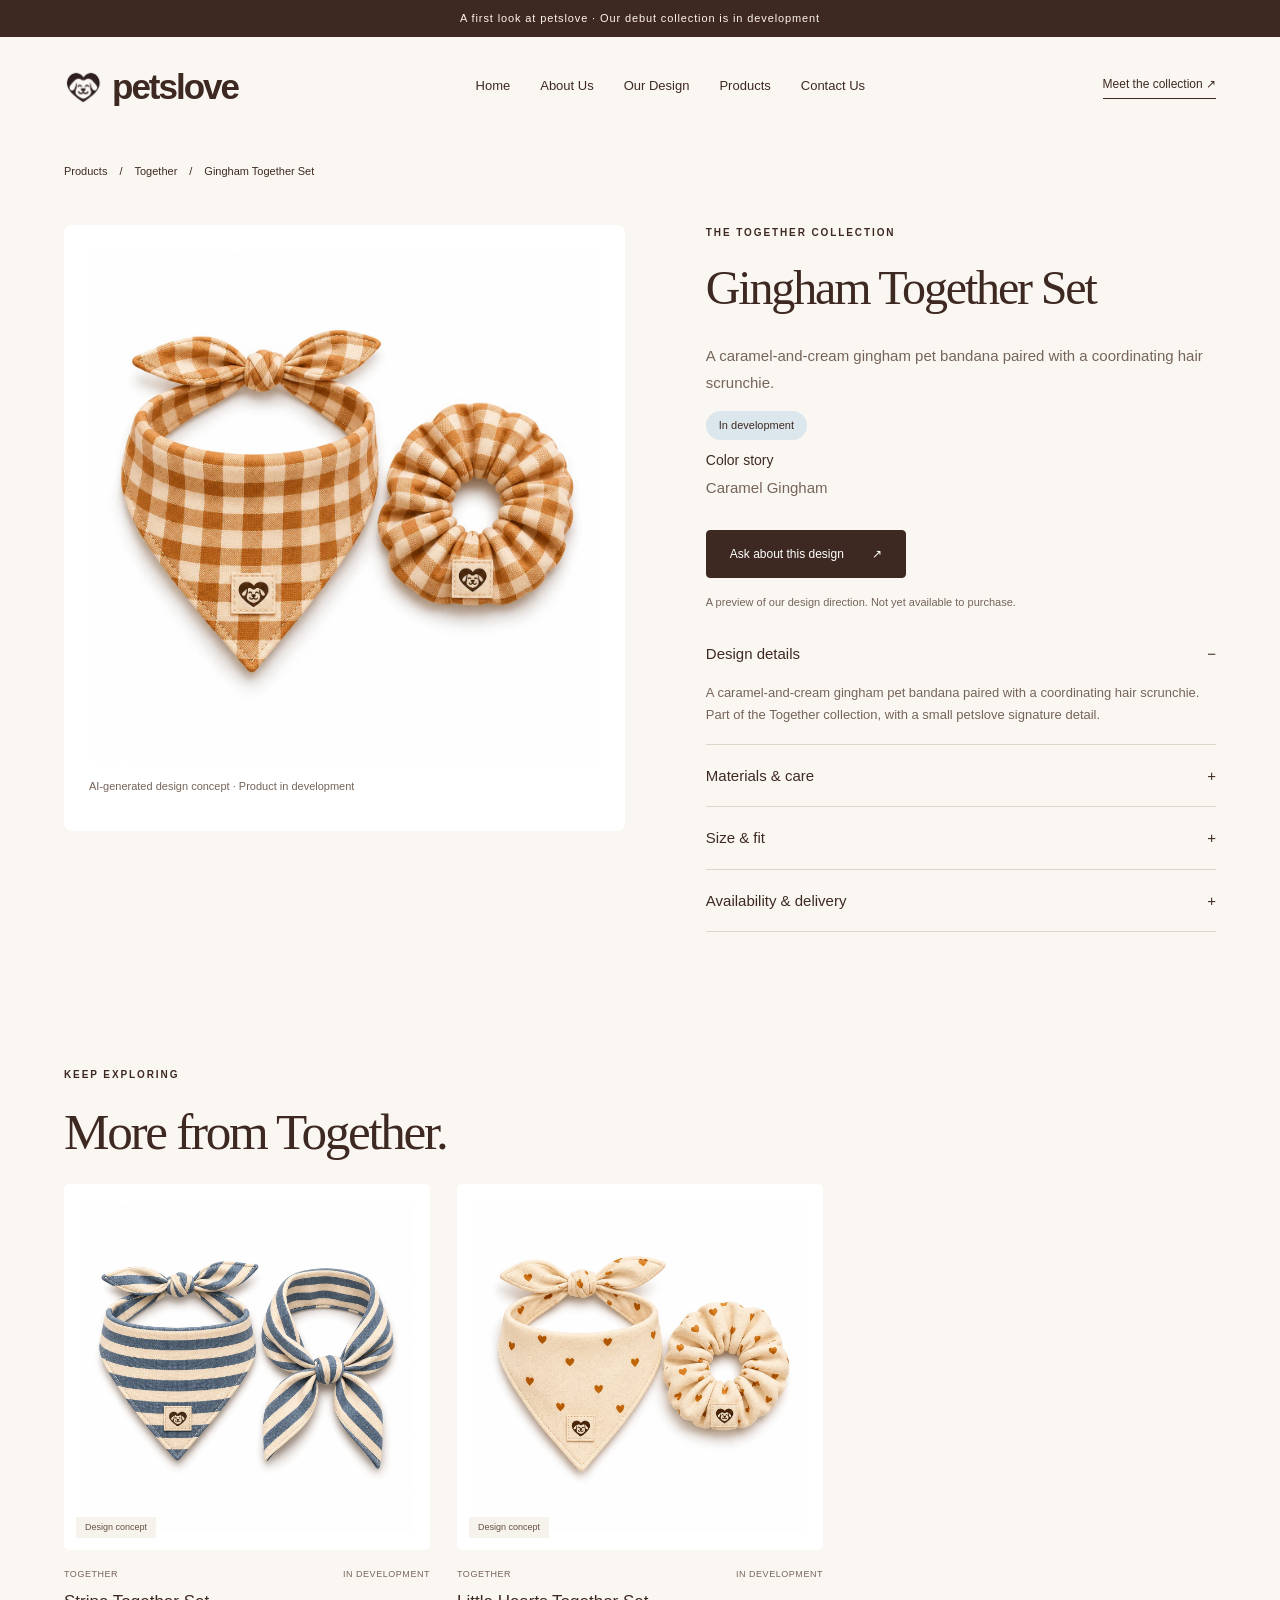
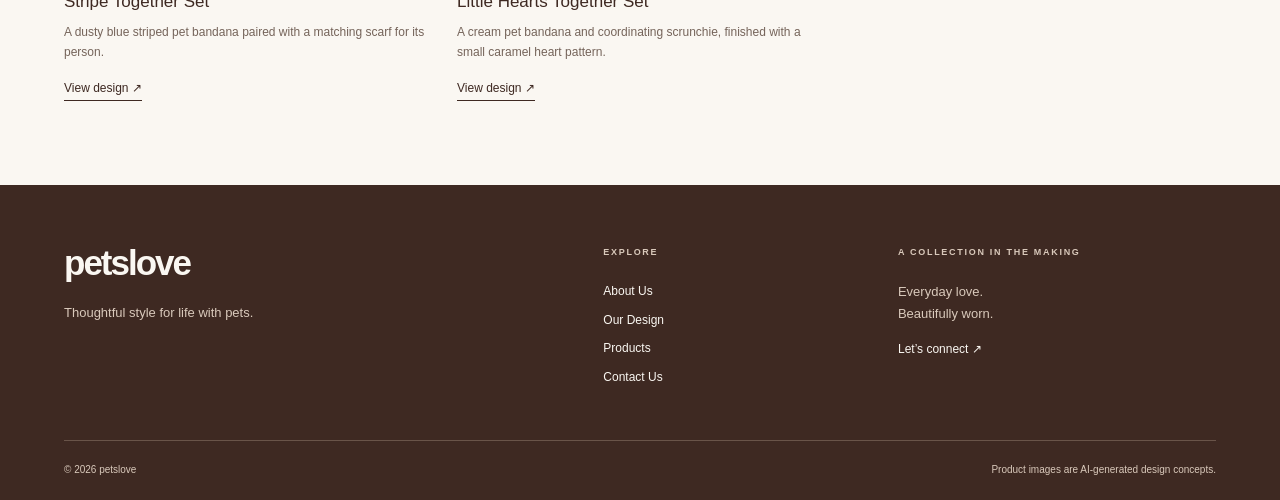
<file: gingham-duo.html>
<!doctype html><html lang="en"><head><meta charset="utf-8"><meta name="viewport" content="width=device-width,initial-scale=1"><title>Gingham Together Set | petslove</title><meta name="description" content="Discover petslove: thoughtfully designed pet apparel and coordinated accessories. Explore Everyday, Cozy and Together."><link rel="icon" href="assets/00-logo.webp"><link rel="stylesheet" href="assets/style.css?v=20261125-chapters"><script src="assets/app.js" defer></script></head><body><a class="skip" href="#main">Skip to content</a><div class="announcement">A first look at petslove · Our debut collection is in development</div><header class="site-header wrap"><a class="brand" href="index.html"><img class="" src="assets/00-logo.webp" alt="" loading="eager" decoding="async">petslove</a><button class="menu-toggle" aria-expanded="false" aria-controls="site-nav">Menu <span>☰</span></button><nav id="site-nav" aria-label="Main navigation"><a href="index.html" >Home</a><a href="about-us.html" >About Us</a><a href="our-design.html" >Our Design</a><a href="products.html" >Products</a><a href="contact-us.html" >Contact Us</a></nav><a class="header-link" href="products.html">Meet the collection ↗</a></header><main id="main"><div class="wrap breadcrumb"><a href="products.html">Products</a><span>/</span><a href="products.html?collection=together">Together</a><span>/</span><span>Gingham Together Set</span></div><section class="wrap product-detail"><div class="detail-image"><img class="" src="assets/together-07-gingham-duo.webp" alt="Gingham Together Set" loading="eager" decoding="async"><p class="caption">AI-generated design concept · Product in development</p></div><div class="detail-copy"><p class="eyebrow">THE TOGETHER COLLECTION</p><h1>Gingham Together Set</h1><p class="lead">A caramel-and-cream gingham pet bandana paired with a coordinating hair scrunchie.</p><p class="status-label">In development</p><h3>Color story</h3><p>Caramel Gingham</p><a class="button " href="contact-us.html?product=gingham-duo">Ask about this design <span aria-hidden="true">↗</span></a><p class="caption">A preview of our design direction. Not yet available to purchase.</p><details open><summary>Design details</summary><p>A caramel-and-cream gingham pet bandana paired with a coordinating hair scrunchie. Part of the Together collection, with a small petslove signature detail.</p></details><details><summary>Materials & care</summary><p>Final composition, construction, and care instructions will be confirmed after sample development.</p></details><details><summary>Size & fit</summary><p>Product measurements and size options are not finalized. Measure chest, neck, and back length when comparing against the final size guide.</p></details><details><summary>Availability & delivery</summary><p>This design is not currently on sale. Pricing, delivery regions, and returns information will be provided before ordering opens.</p></details></div></section><section class="wrap section"><p class="eyebrow">KEEP EXPLORING</p><h2>More from Together.</h2><div class="product-grid"><article class="product-card" data-collection="together"><a class="product-image" href="stripe-duo.html"><img class="" src="assets/together-08-stripe-duo.webp" alt="Stripe Together Set" loading="lazy" decoding="async"><span class="badge">Design concept</span></a><div class="card-meta"><span>Together</span><span>In development</span></div><h3><a href="stripe-duo.html">Stripe Together Set</a></h3><p>A dusty blue striped pet bandana paired with a matching scarf for its person.</p><a class="text-link" href="stripe-duo.html">View design <span aria-hidden="true">↗</span></a></article><article class="product-card" data-collection="together"><a class="product-image" href="hearts-duo.html"><img class="" src="assets/together-09-hearts-duo.webp" alt="Little Hearts Together Set" loading="lazy" decoding="async"><span class="badge">Design concept</span></a><div class="card-meta"><span>Together</span><span>In development</span></div><h3><a href="hearts-duo.html">Little Hearts Together Set</a></h3><p>A cream pet bandana and coordinating scrunchie, finished with a small caramel heart pattern.</p><a class="text-link" href="hearts-duo.html">View design <span aria-hidden="true">↗</span></a></article></div></section></main><footer class="site-footer"><div class="wrap footer-grid"><div><a class="brand" href="index.html">petslove</a><p>Thoughtful style for life with pets.</p></div><div><p class="eyebrow">EXPLORE</p><a href="about-us.html">About Us</a><a href="our-design.html">Our Design</a><a href="products.html">Products</a><a href="contact-us.html">Contact Us</a></div><div><p class="eyebrow">A COLLECTION IN THE MAKING</p><p>Everyday love.<br>Beautifully worn.</p><a href="contact-us.html">Let’s connect ↗</a></div></div><div class="wrap footer-bottom"><span>© 2026 petslove</span><span>Product images are AI-generated design concepts.</span></div></footer></body></html>
</file>
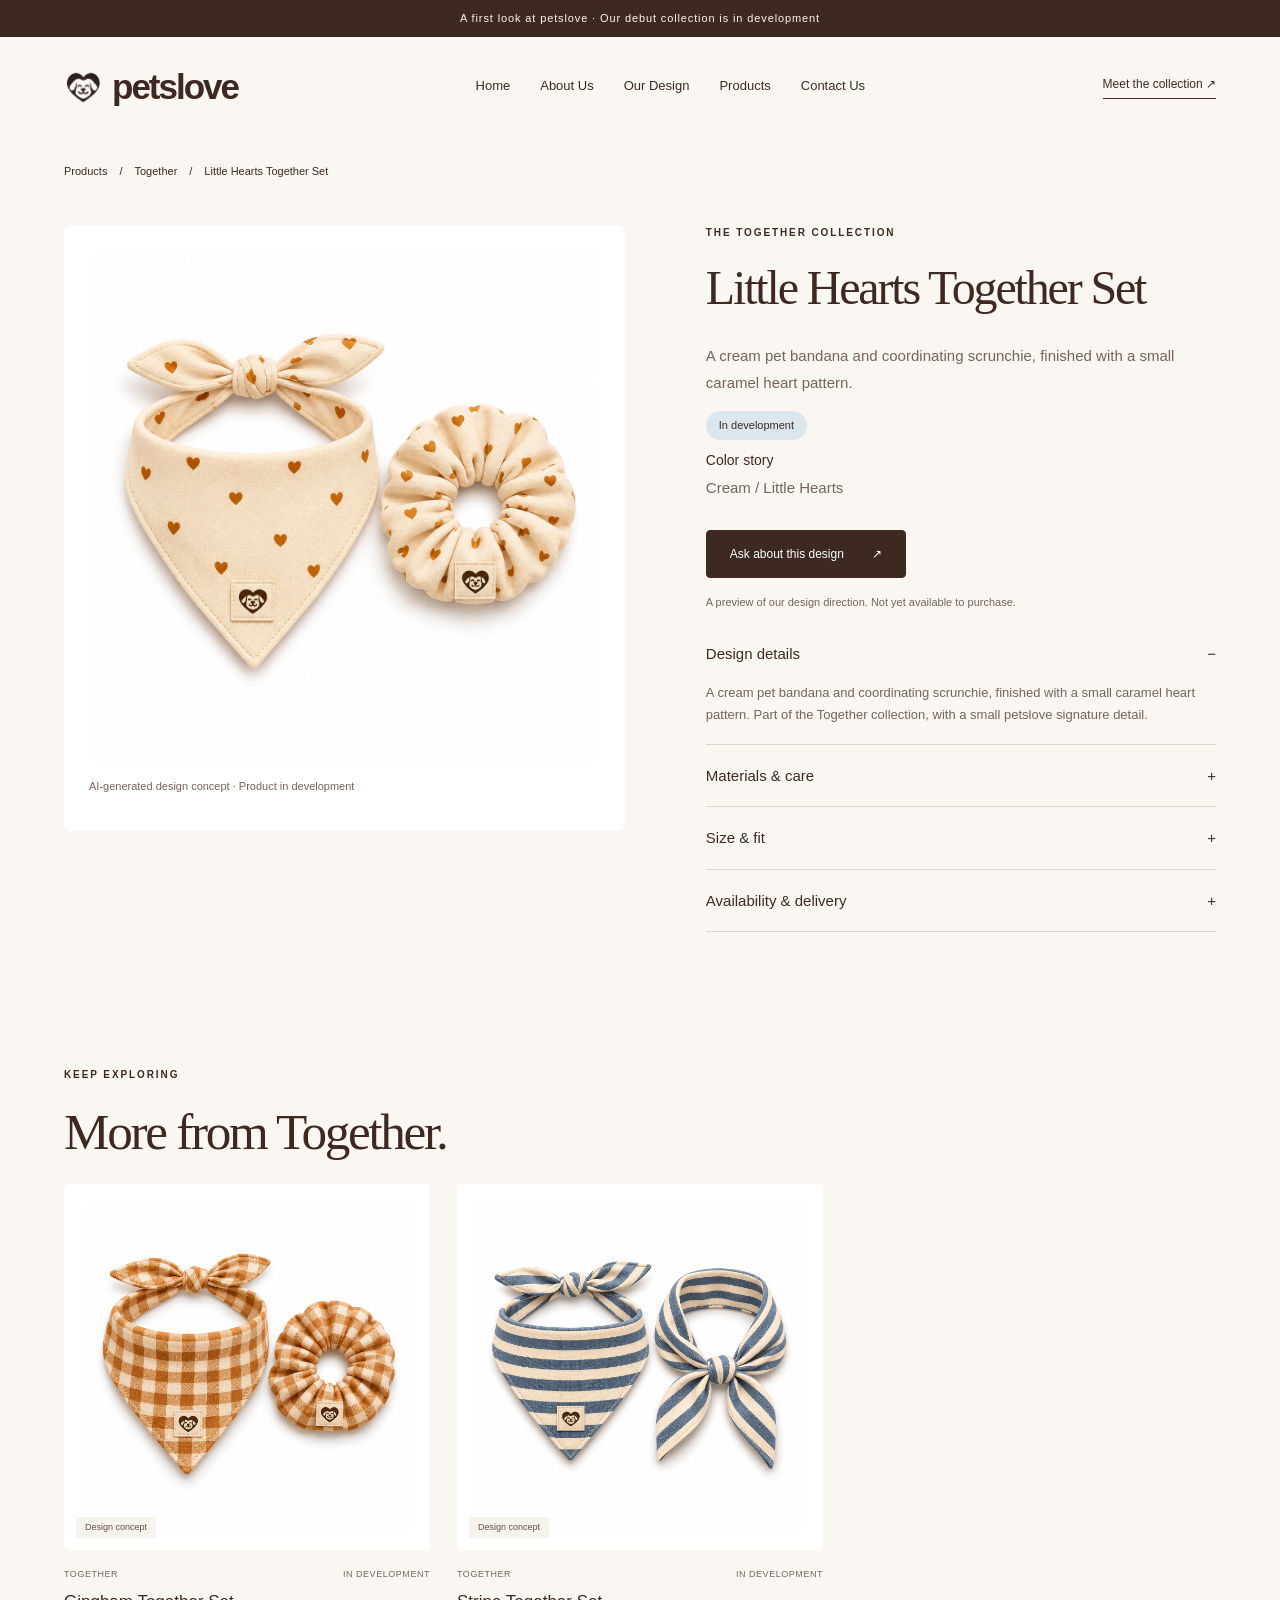
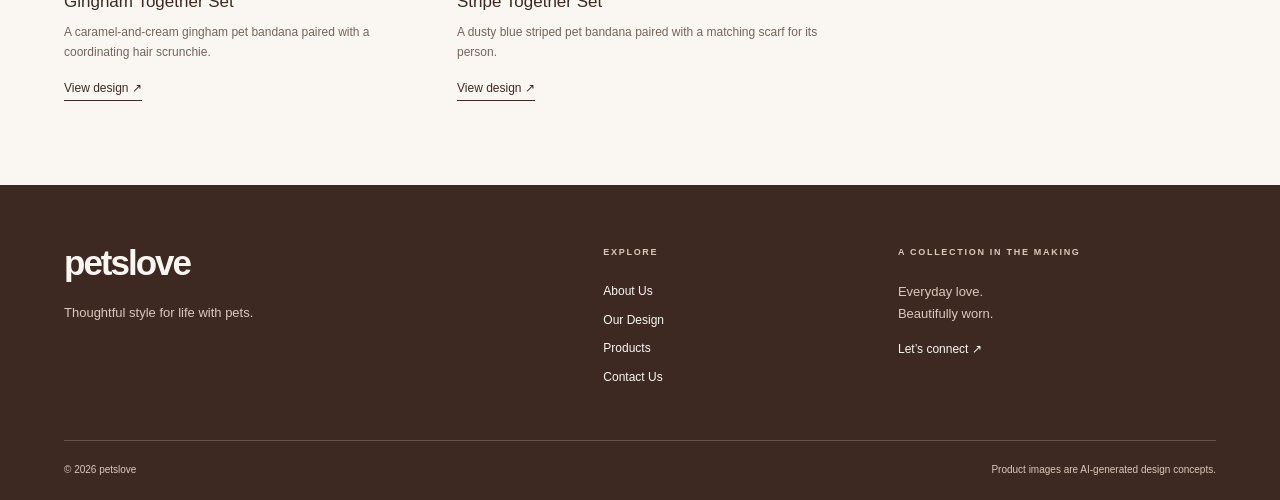
<file: hearts-duo.html>
<!doctype html><html lang="en"><head><meta charset="utf-8"><meta name="viewport" content="width=device-width,initial-scale=1"><title>Little Hearts Together Set | petslove</title><meta name="description" content="Discover petslove: thoughtfully designed pet apparel and coordinated accessories. Explore Everyday, Cozy and Together."><link rel="icon" href="assets/00-logo.webp"><link rel="stylesheet" href="assets/style.css?v=20261125-chapters"><script src="assets/app.js" defer></script></head><body><a class="skip" href="#main">Skip to content</a><div class="announcement">A first look at petslove · Our debut collection is in development</div><header class="site-header wrap"><a class="brand" href="index.html"><img class="" src="assets/00-logo.webp" alt="" loading="eager" decoding="async">petslove</a><button class="menu-toggle" aria-expanded="false" aria-controls="site-nav">Menu <span>☰</span></button><nav id="site-nav" aria-label="Main navigation"><a href="index.html" >Home</a><a href="about-us.html" >About Us</a><a href="our-design.html" >Our Design</a><a href="products.html" >Products</a><a href="contact-us.html" >Contact Us</a></nav><a class="header-link" href="products.html">Meet the collection ↗</a></header><main id="main"><div class="wrap breadcrumb"><a href="products.html">Products</a><span>/</span><a href="products.html?collection=together">Together</a><span>/</span><span>Little Hearts Together Set</span></div><section class="wrap product-detail"><div class="detail-image"><img class="" src="assets/together-09-hearts-duo.webp" alt="Little Hearts Together Set" loading="eager" decoding="async"><p class="caption">AI-generated design concept · Product in development</p></div><div class="detail-copy"><p class="eyebrow">THE TOGETHER COLLECTION</p><h1>Little Hearts Together Set</h1><p class="lead">A cream pet bandana and coordinating scrunchie, finished with a small caramel heart pattern.</p><p class="status-label">In development</p><h3>Color story</h3><p>Cream / Little Hearts</p><a class="button " href="contact-us.html?product=hearts-duo">Ask about this design <span aria-hidden="true">↗</span></a><p class="caption">A preview of our design direction. Not yet available to purchase.</p><details open><summary>Design details</summary><p>A cream pet bandana and coordinating scrunchie, finished with a small caramel heart pattern. Part of the Together collection, with a small petslove signature detail.</p></details><details><summary>Materials & care</summary><p>Final composition, construction, and care instructions will be confirmed after sample development.</p></details><details><summary>Size & fit</summary><p>Product measurements and size options are not finalized. Measure chest, neck, and back length when comparing against the final size guide.</p></details><details><summary>Availability & delivery</summary><p>This design is not currently on sale. Pricing, delivery regions, and returns information will be provided before ordering opens.</p></details></div></section><section class="wrap section"><p class="eyebrow">KEEP EXPLORING</p><h2>More from Together.</h2><div class="product-grid"><article class="product-card" data-collection="together"><a class="product-image" href="gingham-duo.html"><img class="" src="assets/together-07-gingham-duo.webp" alt="Gingham Together Set" loading="lazy" decoding="async"><span class="badge">Design concept</span></a><div class="card-meta"><span>Together</span><span>In development</span></div><h3><a href="gingham-duo.html">Gingham Together Set</a></h3><p>A caramel-and-cream gingham pet bandana paired with a coordinating hair scrunchie.</p><a class="text-link" href="gingham-duo.html">View design <span aria-hidden="true">↗</span></a></article><article class="product-card" data-collection="together"><a class="product-image" href="stripe-duo.html"><img class="" src="assets/together-08-stripe-duo.webp" alt="Stripe Together Set" loading="lazy" decoding="async"><span class="badge">Design concept</span></a><div class="card-meta"><span>Together</span><span>In development</span></div><h3><a href="stripe-duo.html">Stripe Together Set</a></h3><p>A dusty blue striped pet bandana paired with a matching scarf for its person.</p><a class="text-link" href="stripe-duo.html">View design <span aria-hidden="true">↗</span></a></article></div></section></main><footer class="site-footer"><div class="wrap footer-grid"><div><a class="brand" href="index.html">petslove</a><p>Thoughtful style for life with pets.</p></div><div><p class="eyebrow">EXPLORE</p><a href="about-us.html">About Us</a><a href="our-design.html">Our Design</a><a href="products.html">Products</a><a href="contact-us.html">Contact Us</a></div><div><p class="eyebrow">A COLLECTION IN THE MAKING</p><p>Everyday love.<br>Beautifully worn.</p><a href="contact-us.html">Let’s connect ↗</a></div></div><div class="wrap footer-bottom"><span>© 2026 petslove</span><span>Product images are AI-generated design concepts.</span></div></footer></body></html>
</file>
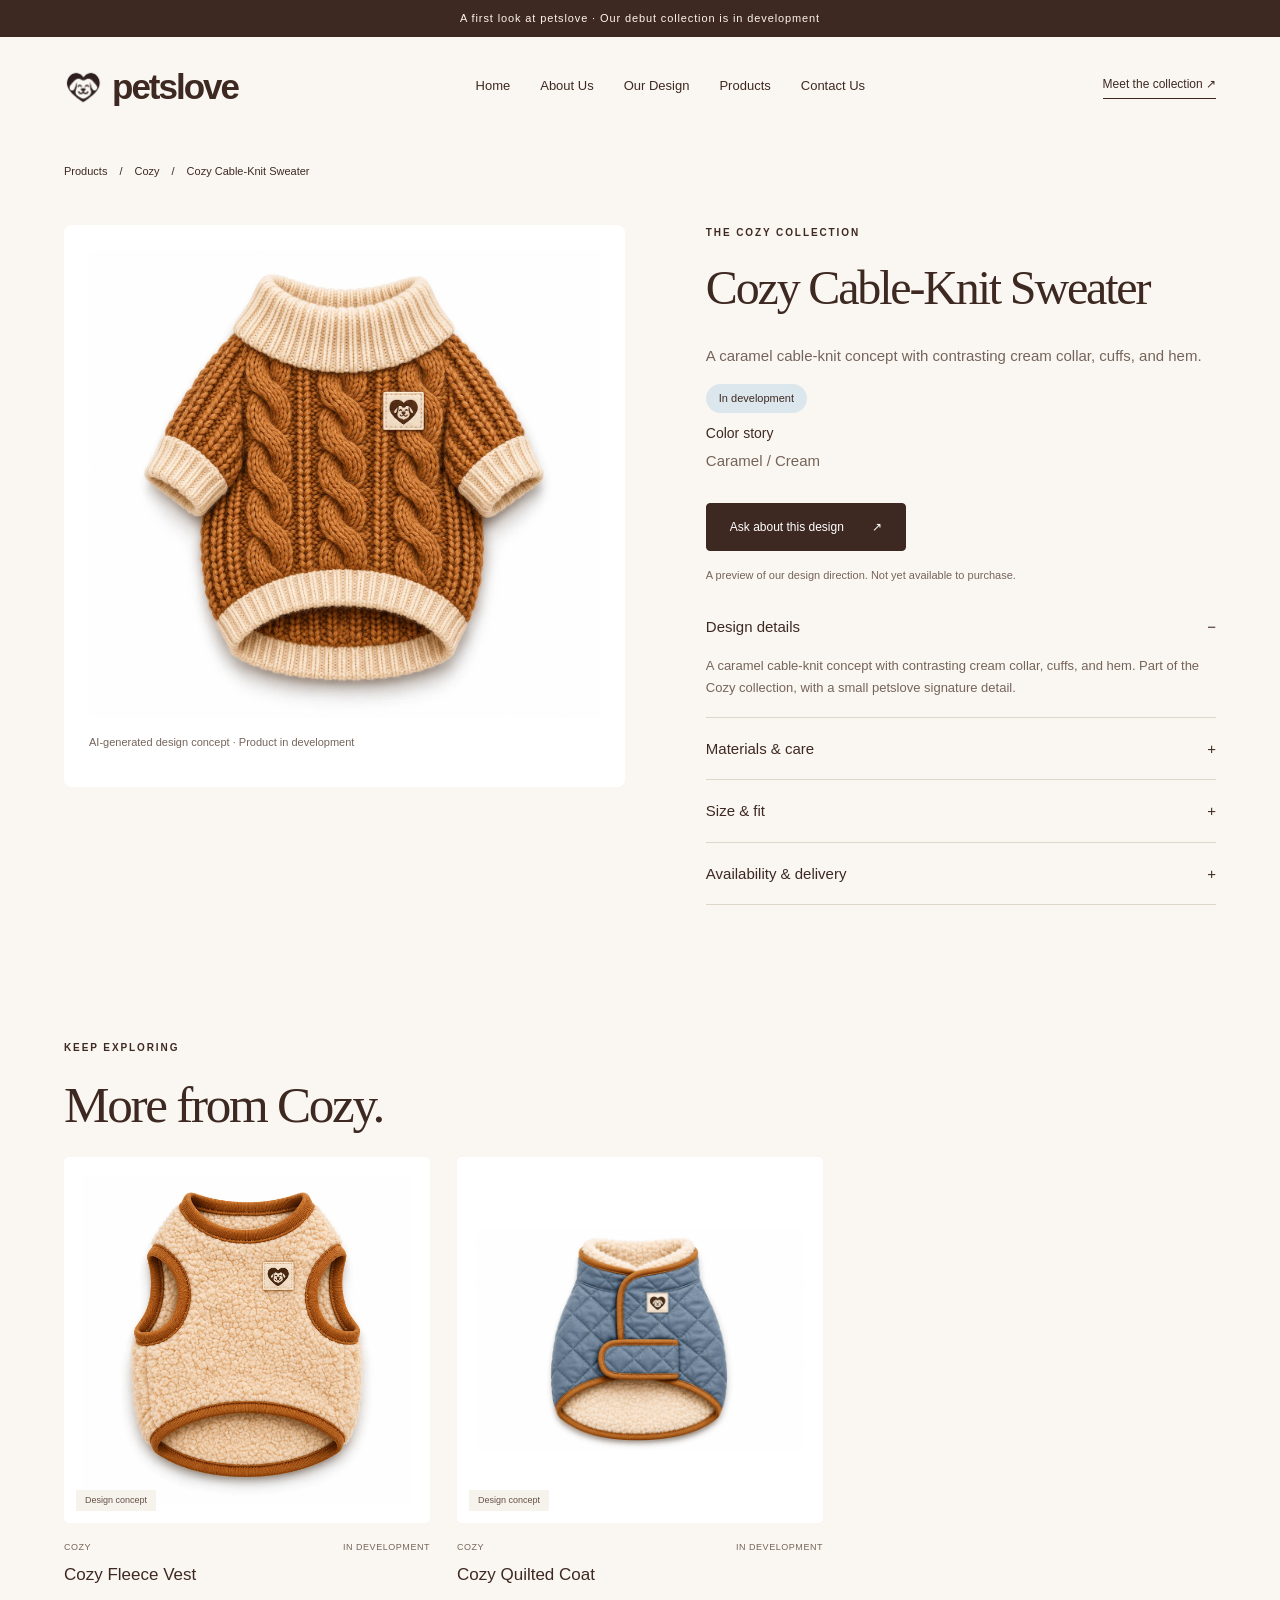
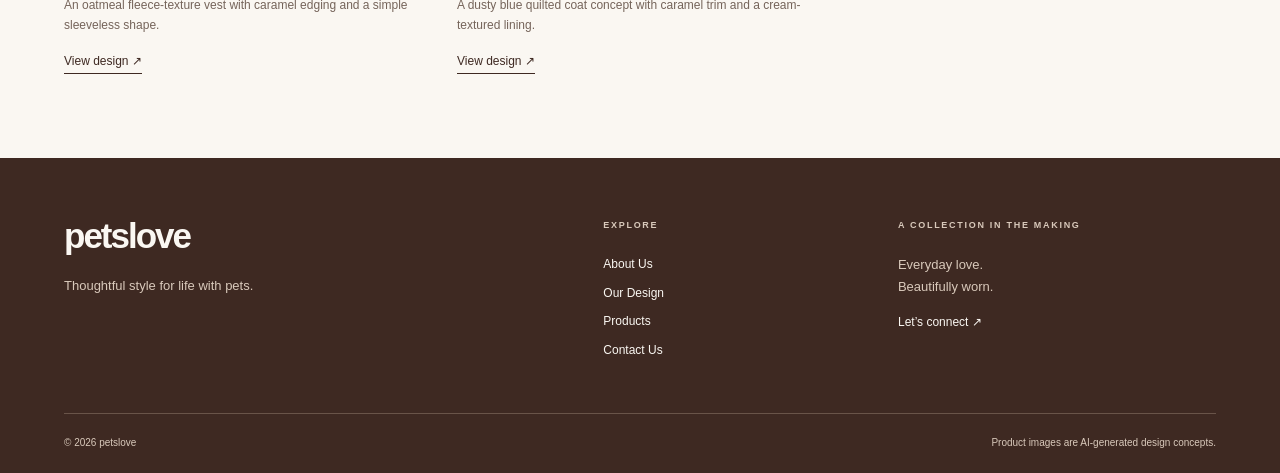
<file: knit-sweater.html>
<!doctype html><html lang="en"><head><meta charset="utf-8"><meta name="viewport" content="width=device-width,initial-scale=1"><title>Cozy Cable-Knit Sweater | petslove</title><meta name="description" content="Discover petslove: thoughtfully designed pet apparel and coordinated accessories. Explore Everyday, Cozy and Together."><link rel="icon" href="assets/00-logo.webp"><link rel="stylesheet" href="assets/style.css?v=20261125-chapters"><script src="assets/app.js" defer></script></head><body><a class="skip" href="#main">Skip to content</a><div class="announcement">A first look at petslove · Our debut collection is in development</div><header class="site-header wrap"><a class="brand" href="index.html"><img class="" src="assets/00-logo.webp" alt="" loading="eager" decoding="async">petslove</a><button class="menu-toggle" aria-expanded="false" aria-controls="site-nav">Menu <span>☰</span></button><nav id="site-nav" aria-label="Main navigation"><a href="index.html" >Home</a><a href="about-us.html" >About Us</a><a href="our-design.html" >Our Design</a><a href="products.html" >Products</a><a href="contact-us.html" >Contact Us</a></nav><a class="header-link" href="products.html">Meet the collection ↗</a></header><main id="main"><div class="wrap breadcrumb"><a href="products.html">Products</a><span>/</span><a href="products.html?collection=cozy">Cozy</a><span>/</span><span>Cozy Cable-Knit Sweater</span></div><section class="wrap product-detail"><div class="detail-image"><img class="" src="assets/cozy-05-knit-sweater.webp" alt="Cozy Cable-Knit Sweater" loading="eager" decoding="async"><p class="caption">AI-generated design concept · Product in development</p></div><div class="detail-copy"><p class="eyebrow">THE COZY COLLECTION</p><h1>Cozy Cable-Knit Sweater</h1><p class="lead">A caramel cable-knit concept with contrasting cream collar, cuffs, and hem.</p><p class="status-label">In development</p><h3>Color story</h3><p>Caramel / Cream</p><a class="button " href="contact-us.html?product=knit-sweater">Ask about this design <span aria-hidden="true">↗</span></a><p class="caption">A preview of our design direction. Not yet available to purchase.</p><details open><summary>Design details</summary><p>A caramel cable-knit concept with contrasting cream collar, cuffs, and hem. Part of the Cozy collection, with a small petslove signature detail.</p></details><details><summary>Materials & care</summary><p>Final composition, construction, and care instructions will be confirmed after sample development.</p></details><details><summary>Size & fit</summary><p>Product measurements and size options are not finalized. Measure chest, neck, and back length when comparing against the final size guide.</p></details><details><summary>Availability & delivery</summary><p>This design is not currently on sale. Pricing, delivery regions, and returns information will be provided before ordering opens.</p></details></div></section><section class="wrap section"><p class="eyebrow">KEEP EXPLORING</p><h2>More from Cozy.</h2><div class="product-grid"><article class="product-card" data-collection="cozy"><a class="product-image" href="fleece-vest.html"><img class="" src="assets/cozy-04-fleece-vest.webp" alt="Cozy Fleece Vest" loading="lazy" decoding="async"><span class="badge">Design concept</span></a><div class="card-meta"><span>Cozy</span><span>In development</span></div><h3><a href="fleece-vest.html">Cozy Fleece Vest</a></h3><p>An oatmeal fleece-texture vest with caramel edging and a simple sleeveless shape.</p><a class="text-link" href="fleece-vest.html">View design <span aria-hidden="true">↗</span></a></article><article class="product-card" data-collection="cozy"><a class="product-image" href="quilted-coat.html"><img class="" src="assets/cozy-06-quilted-coat.webp" alt="Cozy Quilted Coat" loading="lazy" decoding="async"><span class="badge">Design concept</span></a><div class="card-meta"><span>Cozy</span><span>In development</span></div><h3><a href="quilted-coat.html">Cozy Quilted Coat</a></h3><p>A dusty blue quilted coat concept with caramel trim and a cream-textured lining.</p><a class="text-link" href="quilted-coat.html">View design <span aria-hidden="true">↗</span></a></article></div></section></main><footer class="site-footer"><div class="wrap footer-grid"><div><a class="brand" href="index.html">petslove</a><p>Thoughtful style for life with pets.</p></div><div><p class="eyebrow">EXPLORE</p><a href="about-us.html">About Us</a><a href="our-design.html">Our Design</a><a href="products.html">Products</a><a href="contact-us.html">Contact Us</a></div><div><p class="eyebrow">A COLLECTION IN THE MAKING</p><p>Everyday love.<br>Beautifully worn.</p><a href="contact-us.html">Let’s connect ↗</a></div></div><div class="wrap footer-bottom"><span>© 2026 petslove</span><span>Product images are AI-generated design concepts.</span></div></footer></body></html>
</file>
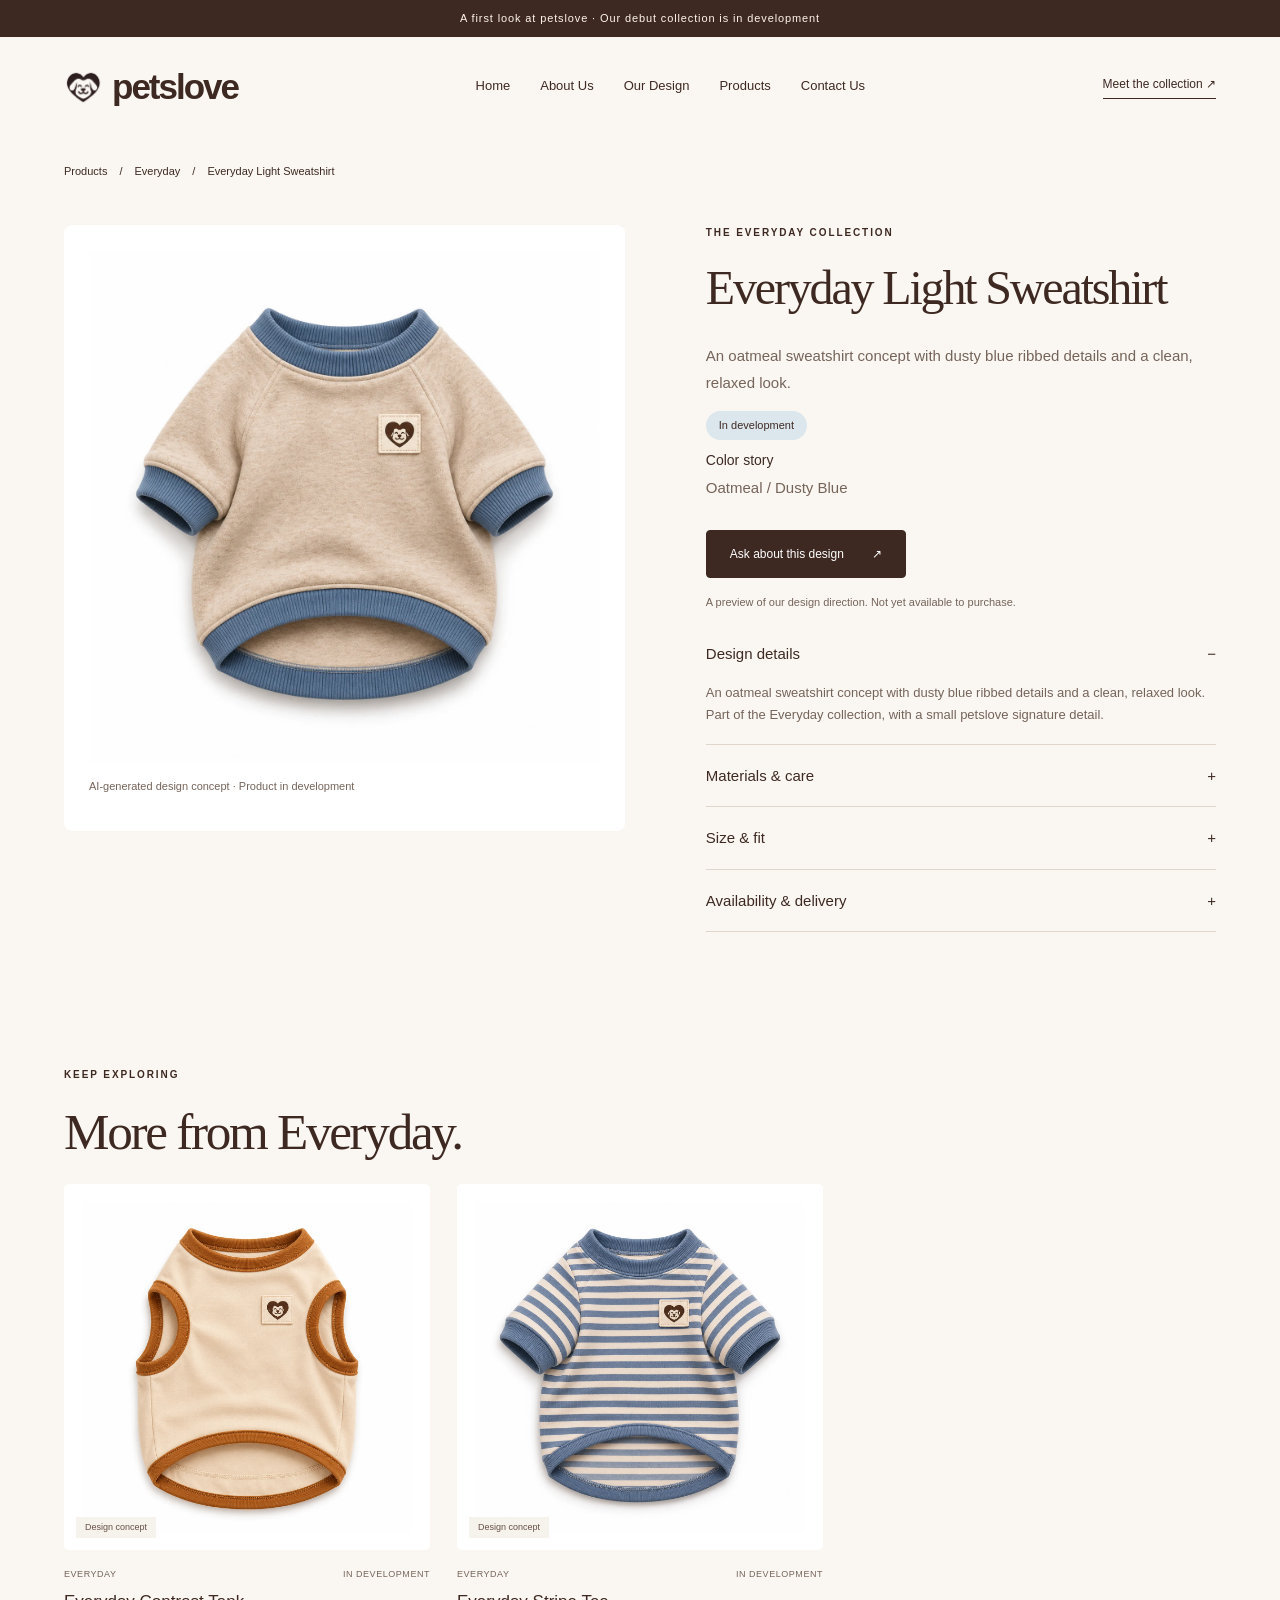
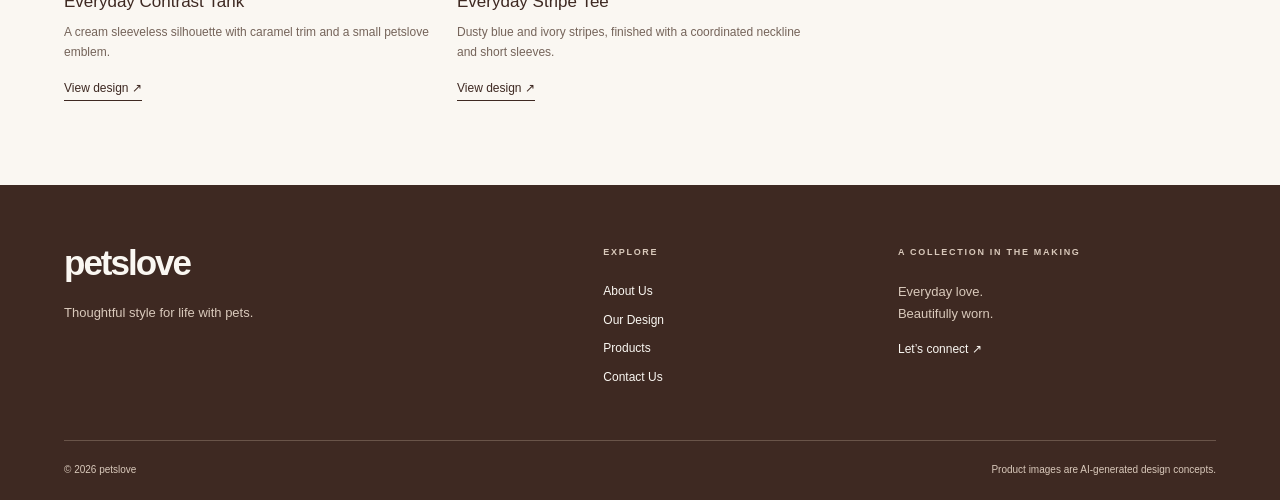
<file: light-sweatshirt.html>
<!doctype html><html lang="en"><head><meta charset="utf-8"><meta name="viewport" content="width=device-width,initial-scale=1"><title>Everyday Light Sweatshirt | petslove</title><meta name="description" content="Discover petslove: thoughtfully designed pet apparel and coordinated accessories. Explore Everyday, Cozy and Together."><link rel="icon" href="assets/00-logo.webp"><link rel="stylesheet" href="assets/style.css?v=20261125-chapters"><script src="assets/app.js" defer></script></head><body><a class="skip" href="#main">Skip to content</a><div class="announcement">A first look at petslove · Our debut collection is in development</div><header class="site-header wrap"><a class="brand" href="index.html"><img class="" src="assets/00-logo.webp" alt="" loading="eager" decoding="async">petslove</a><button class="menu-toggle" aria-expanded="false" aria-controls="site-nav">Menu <span>☰</span></button><nav id="site-nav" aria-label="Main navigation"><a href="index.html" >Home</a><a href="about-us.html" >About Us</a><a href="our-design.html" >Our Design</a><a href="products.html" >Products</a><a href="contact-us.html" >Contact Us</a></nav><a class="header-link" href="products.html">Meet the collection ↗</a></header><main id="main"><div class="wrap breadcrumb"><a href="products.html">Products</a><span>/</span><a href="products.html?collection=everyday">Everyday</a><span>/</span><span>Everyday Light Sweatshirt</span></div><section class="wrap product-detail"><div class="detail-image"><img class="" src="assets/everyday-03-sweatshirt.webp" alt="Everyday Light Sweatshirt" loading="eager" decoding="async"><p class="caption">AI-generated design concept · Product in development</p></div><div class="detail-copy"><p class="eyebrow">THE EVERYDAY COLLECTION</p><h1>Everyday Light Sweatshirt</h1><p class="lead">An oatmeal sweatshirt concept with dusty blue ribbed details and a clean, relaxed look.</p><p class="status-label">In development</p><h3>Color story</h3><p>Oatmeal / Dusty Blue</p><a class="button " href="contact-us.html?product=light-sweatshirt">Ask about this design <span aria-hidden="true">↗</span></a><p class="caption">A preview of our design direction. Not yet available to purchase.</p><details open><summary>Design details</summary><p>An oatmeal sweatshirt concept with dusty blue ribbed details and a clean, relaxed look. Part of the Everyday collection, with a small petslove signature detail.</p></details><details><summary>Materials & care</summary><p>Final composition, construction, and care instructions will be confirmed after sample development.</p></details><details><summary>Size & fit</summary><p>Product measurements and size options are not finalized. Measure chest, neck, and back length when comparing against the final size guide.</p></details><details><summary>Availability & delivery</summary><p>This design is not currently on sale. Pricing, delivery regions, and returns information will be provided before ordering opens.</p></details></div></section><section class="wrap section"><p class="eyebrow">KEEP EXPLORING</p><h2>More from Everyday.</h2><div class="product-grid"><article class="product-card" data-collection="everyday"><a class="product-image" href="everyday-tank.html"><img class="" src="assets/everyday-01-tank.webp" alt="Everyday Contrast Tank" loading="lazy" decoding="async"><span class="badge">Design concept</span></a><div class="card-meta"><span>Everyday</span><span>In development</span></div><h3><a href="everyday-tank.html">Everyday Contrast Tank</a></h3><p>A cream sleeveless silhouette with caramel trim and a small petslove emblem.</p><a class="text-link" href="everyday-tank.html">View design <span aria-hidden="true">↗</span></a></article><article class="product-card" data-collection="everyday"><a class="product-image" href="stripe-tee.html"><img class="" src="assets/everyday-02-stripe-tee.webp" alt="Everyday Stripe Tee" loading="lazy" decoding="async"><span class="badge">Design concept</span></a><div class="card-meta"><span>Everyday</span><span>In development</span></div><h3><a href="stripe-tee.html">Everyday Stripe Tee</a></h3><p>Dusty blue and ivory stripes, finished with a coordinated neckline and short sleeves.</p><a class="text-link" href="stripe-tee.html">View design <span aria-hidden="true">↗</span></a></article></div></section></main><footer class="site-footer"><div class="wrap footer-grid"><div><a class="brand" href="index.html">petslove</a><p>Thoughtful style for life with pets.</p></div><div><p class="eyebrow">EXPLORE</p><a href="about-us.html">About Us</a><a href="our-design.html">Our Design</a><a href="products.html">Products</a><a href="contact-us.html">Contact Us</a></div><div><p class="eyebrow">A COLLECTION IN THE MAKING</p><p>Everyday love.<br>Beautifully worn.</p><a href="contact-us.html">Let’s connect ↗</a></div></div><div class="wrap footer-bottom"><span>© 2026 petslove</span><span>Product images are AI-generated design concepts.</span></div></footer></body></html>
</file>
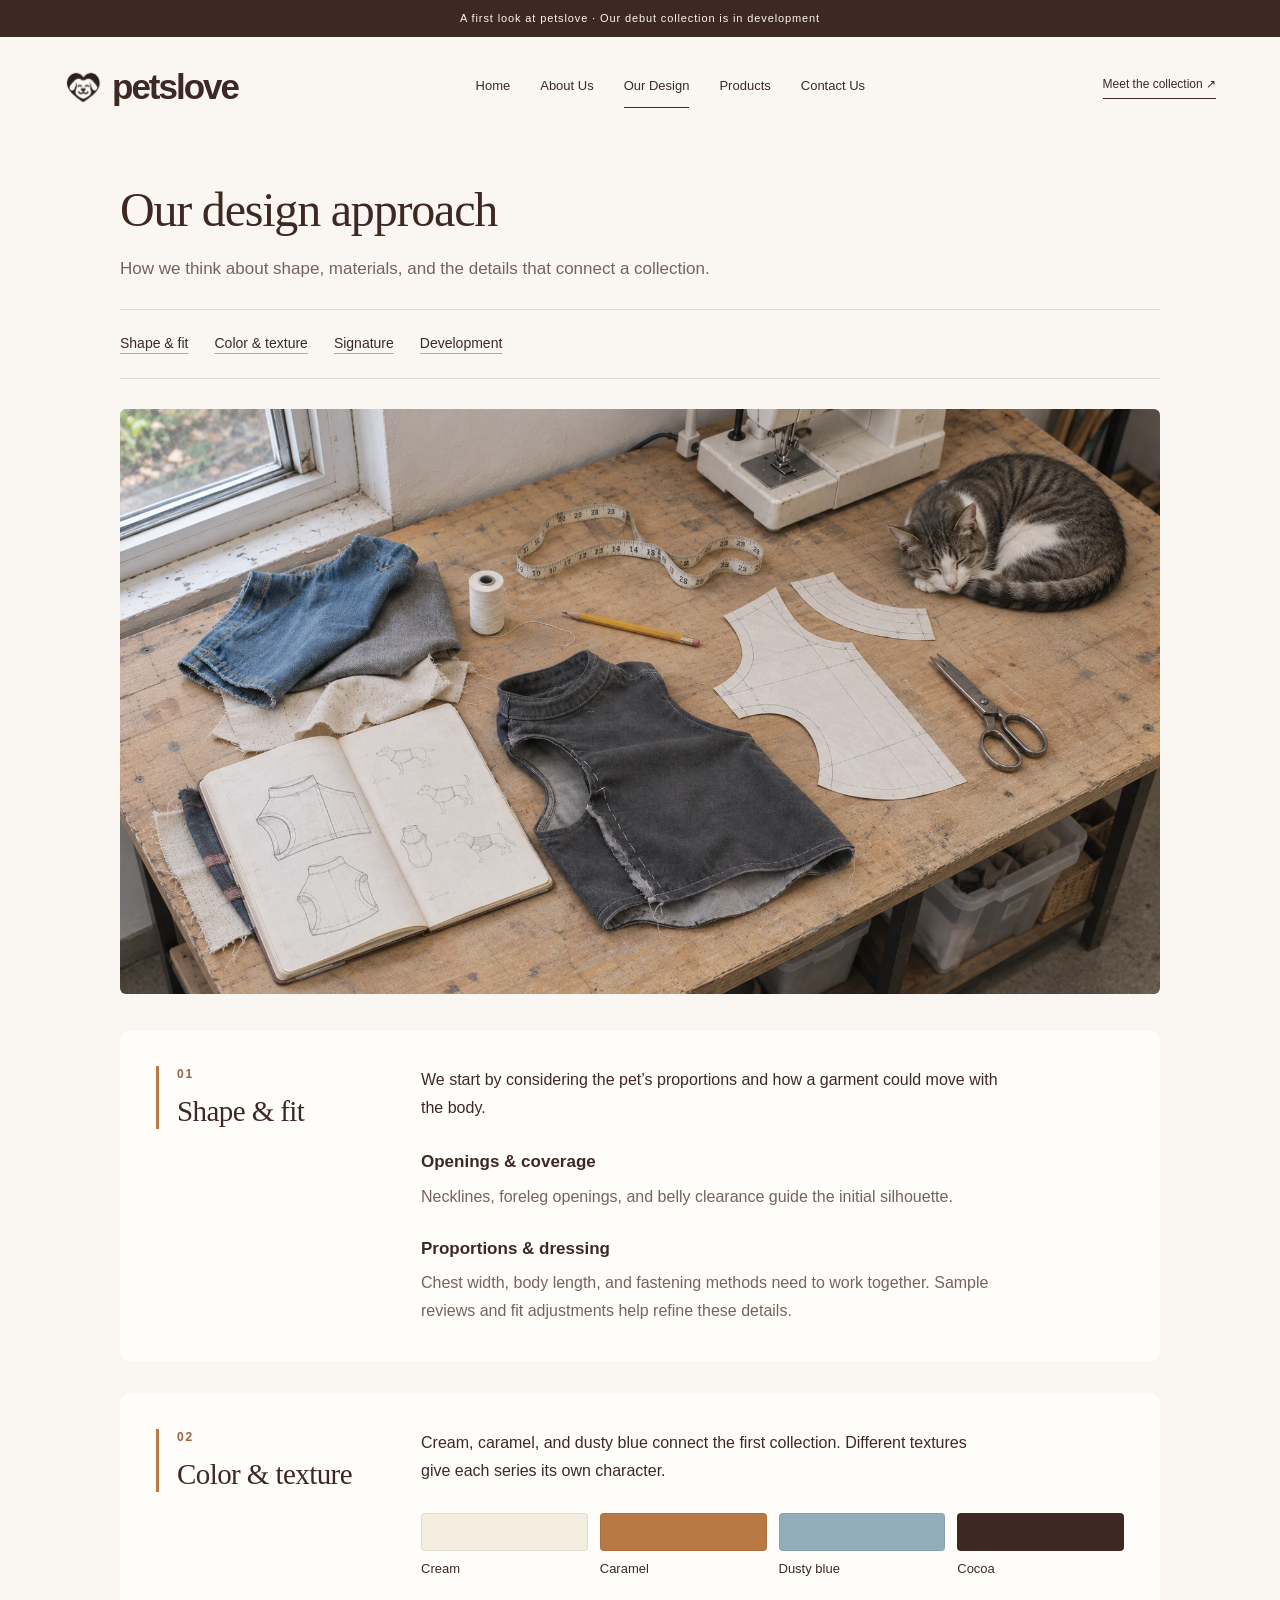
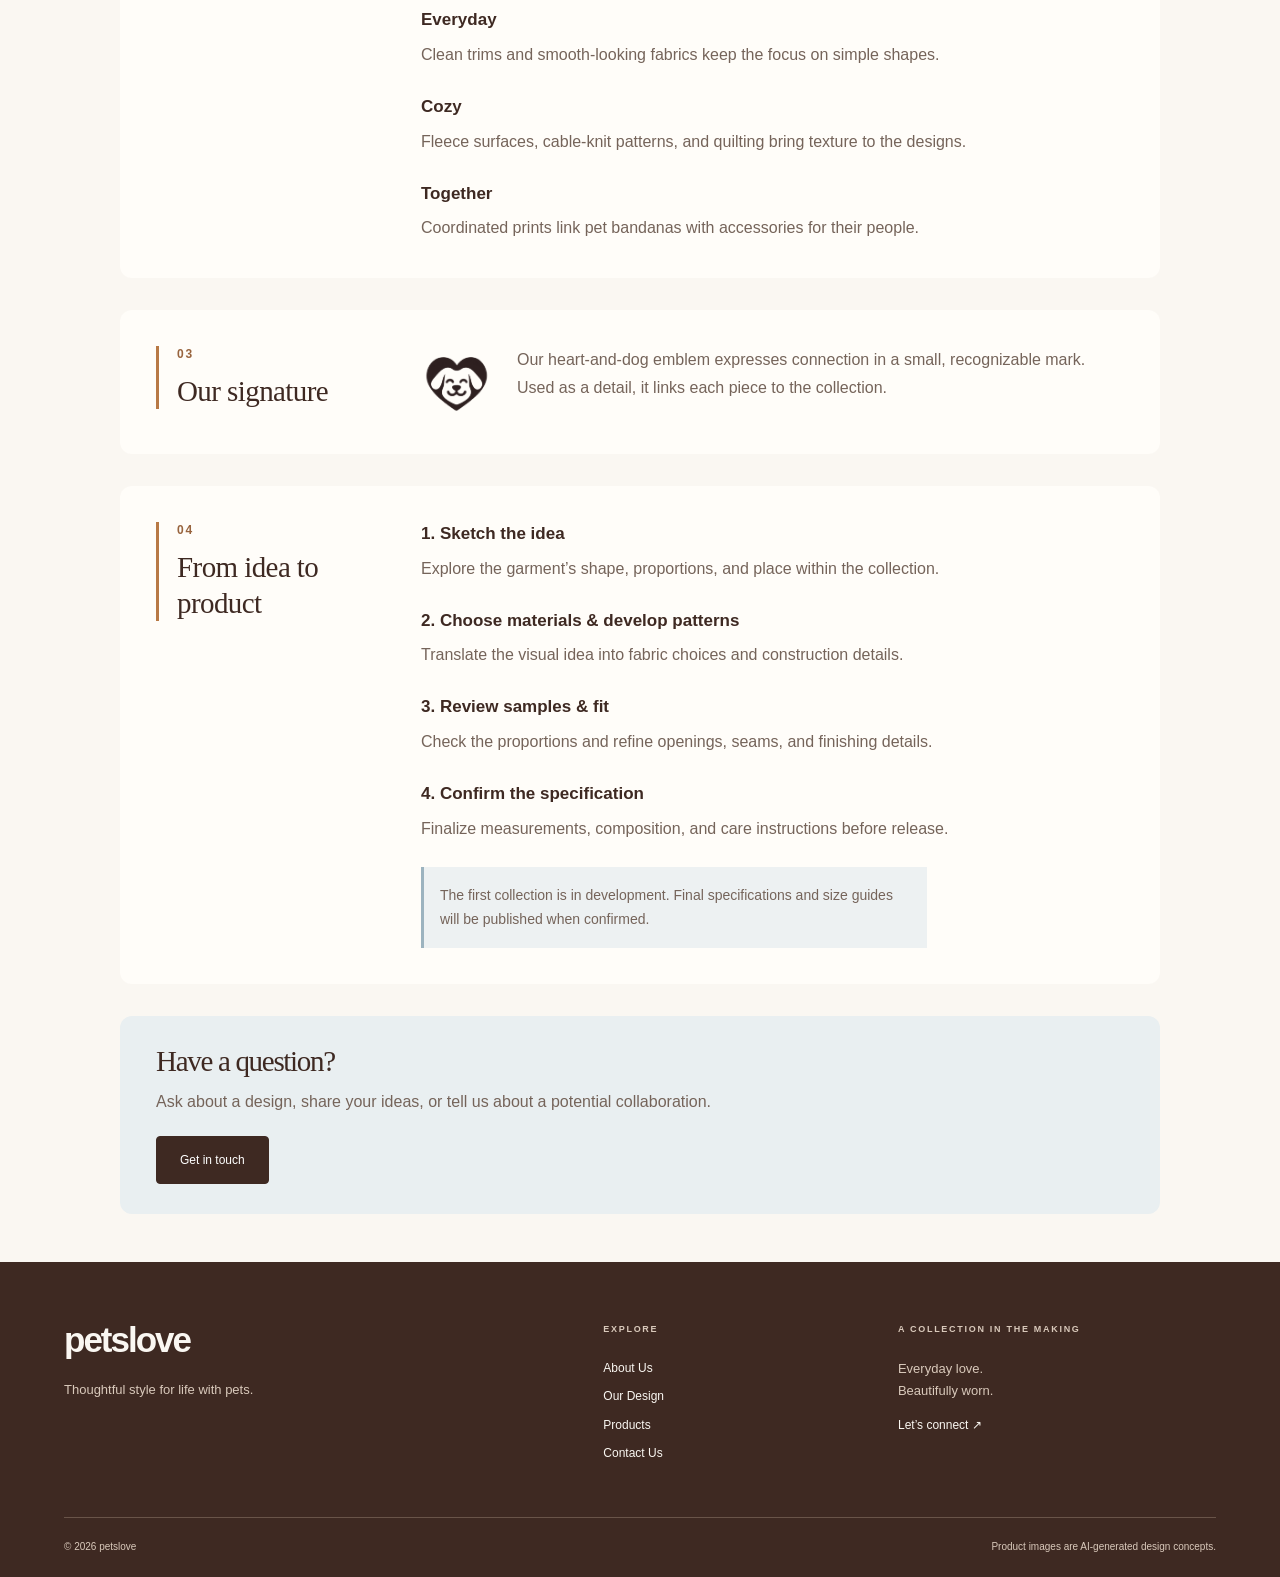
<file: our-design.html>
<!doctype html><html lang="en"><head><meta charset="utf-8"><meta name="viewport" content="width=device-width,initial-scale=1"><title>Our Design | petslove</title><meta name="description" content="Discover petslove: thoughtfully designed pet apparel and coordinated accessories. Explore Everyday, Cozy and Together."><link rel="icon" href="assets/00-logo.webp"><link rel="stylesheet" href="assets/style.css?v=20261125-chapters"><script src="assets/app.js" defer></script></head><body><a class="skip" href="#main">Skip to content</a><div class="announcement">A first look at petslove · Our debut collection is in development</div><header class="site-header wrap"><a class="brand" href="index.html"><img class="" src="assets/00-logo.webp" alt="" loading="eager" decoding="async">petslove</a><button class="menu-toggle" aria-expanded="false" aria-controls="site-nav">Menu <span>☰</span></button><nav id="site-nav" aria-label="Main navigation"><a href="index.html" >Home</a><a href="about-us.html" >About Us</a><a href="our-design.html" aria-current="page">Our Design</a><a href="products.html" >Products</a><a href="contact-us.html" >Contact Us</a></nav><a class="header-link" href="products.html">Meet the collection ↗</a></header><main id="main"><article class="reading-page wrap"><header class="reading-header"><h1>Our design approach</h1><p>How we think about shape, materials, and the details that connect a collection.</p></header><nav class="reading-nav" aria-label="On this page"><a href="#shape-fit">Shape & fit</a><a href="#color-texture">Color & texture</a><a href="#signature">Signature</a><a href="#development">Development</a></nav><figure class="reading-photo"><img class="" src="assets/design-workbench-cat-v3.webp" alt="Clothing sketches and a sample on a worktable beside a sleeping cat" loading="eager" decoding="async"></figure><section class="reading-section" id="shape-fit"><header class="reading-section-heading"><span class="chapter-number" aria-hidden="true">01</span><h2>Shape & fit</h2></header><div class="reading-content"><p class="section-intro">We start by considering the pet’s proportions and how a garment could move with the body.</p><div class="reading-row"><h3>Openings & coverage</h3><p>Necklines, foreleg openings, and belly clearance guide the initial silhouette.</p></div><div class="reading-row"><h3>Proportions & dressing</h3><p>Chest width, body length, and fastening methods need to work together. Sample reviews and fit adjustments help refine these details.</p></div></div></section><section class="reading-section" id="color-texture"><header class="reading-section-heading"><span class="chapter-number" aria-hidden="true">02</span><h2>Color & texture</h2></header><div class="reading-content"><p class="section-intro">Cream, caramel, and dusty blue connect the first collection. Different textures give each series its own character.</p><div class="reading-palette"><span><i style="background:#f5eddf"></i>Cream</span><span><i style="background:#b87945"></i>Caramel</span><span><i style="background:#93aebb"></i>Dusty blue</span><span><i style="background:#3e2922"></i>Cocoa</span></div><div class="reading-row"><h3>Everyday</h3><p>Clean trims and smooth-looking fabrics keep the focus on simple shapes.</p></div><div class="reading-row"><h3>Cozy</h3><p>Fleece surfaces, cable-knit patterns, and quilting bring texture to the designs.</p></div><div class="reading-row"><h3>Together</h3><p>Coordinated prints link pet bandanas with accessories for their people.</p></div></div></section><section class="reading-section" id="signature"><header class="reading-section-heading"><span class="chapter-number" aria-hidden="true">03</span><h2>Our signature</h2></header><div class="reading-content"><div class="reading-signature"><img class="" src="assets/00-logo.webp" alt="petslove heart and dog emblem" loading="lazy" decoding="async"><p>Our heart-and-dog emblem expresses connection in a small, recognizable mark. Used as a detail, it links each piece to the collection.</p></div></div></section><section class="reading-section" id="development"><header class="reading-section-heading"><span class="chapter-number" aria-hidden="true">04</span><h2>From idea to product</h2></header><div class="reading-content"><div class="reading-row"><h3>1. Sketch the idea</h3><p>Explore the garment’s shape, proportions, and place within the collection.</p></div><div class="reading-row"><h3>2. Choose materials & develop patterns</h3><p>Translate the visual idea into fabric choices and construction details.</p></div><div class="reading-row"><h3>3. Review samples & fit</h3><p>Check the proportions and refine openings, seams, and finishing details.</p></div><div class="reading-row"><h3>4. Confirm the specification</h3><p>Finalize measurements, composition, and care instructions before release.</p></div><p class="reading-note">The first collection is in development. Final specifications and size guides will be published when confirmed.</p></div></section><section class="reading-contact"><h2>Have a question?</h2><p>Ask about a design, share your ideas, or tell us about a potential collaboration.</p><a class="button" href="contact-us.html">Get in touch</a></section></article></main><footer class="site-footer"><div class="wrap footer-grid"><div><a class="brand" href="index.html">petslove</a><p>Thoughtful style for life with pets.</p></div><div><p class="eyebrow">EXPLORE</p><a href="about-us.html">About Us</a><a href="our-design.html">Our Design</a><a href="products.html">Products</a><a href="contact-us.html">Contact Us</a></div><div><p class="eyebrow">A COLLECTION IN THE MAKING</p><p>Everyday love.<br>Beautifully worn.</p><a href="contact-us.html">Let’s connect ↗</a></div></div><div class="wrap footer-bottom"><span>© 2026 petslove</span><span>Product images are AI-generated design concepts.</span></div></footer></body></html>
</file>
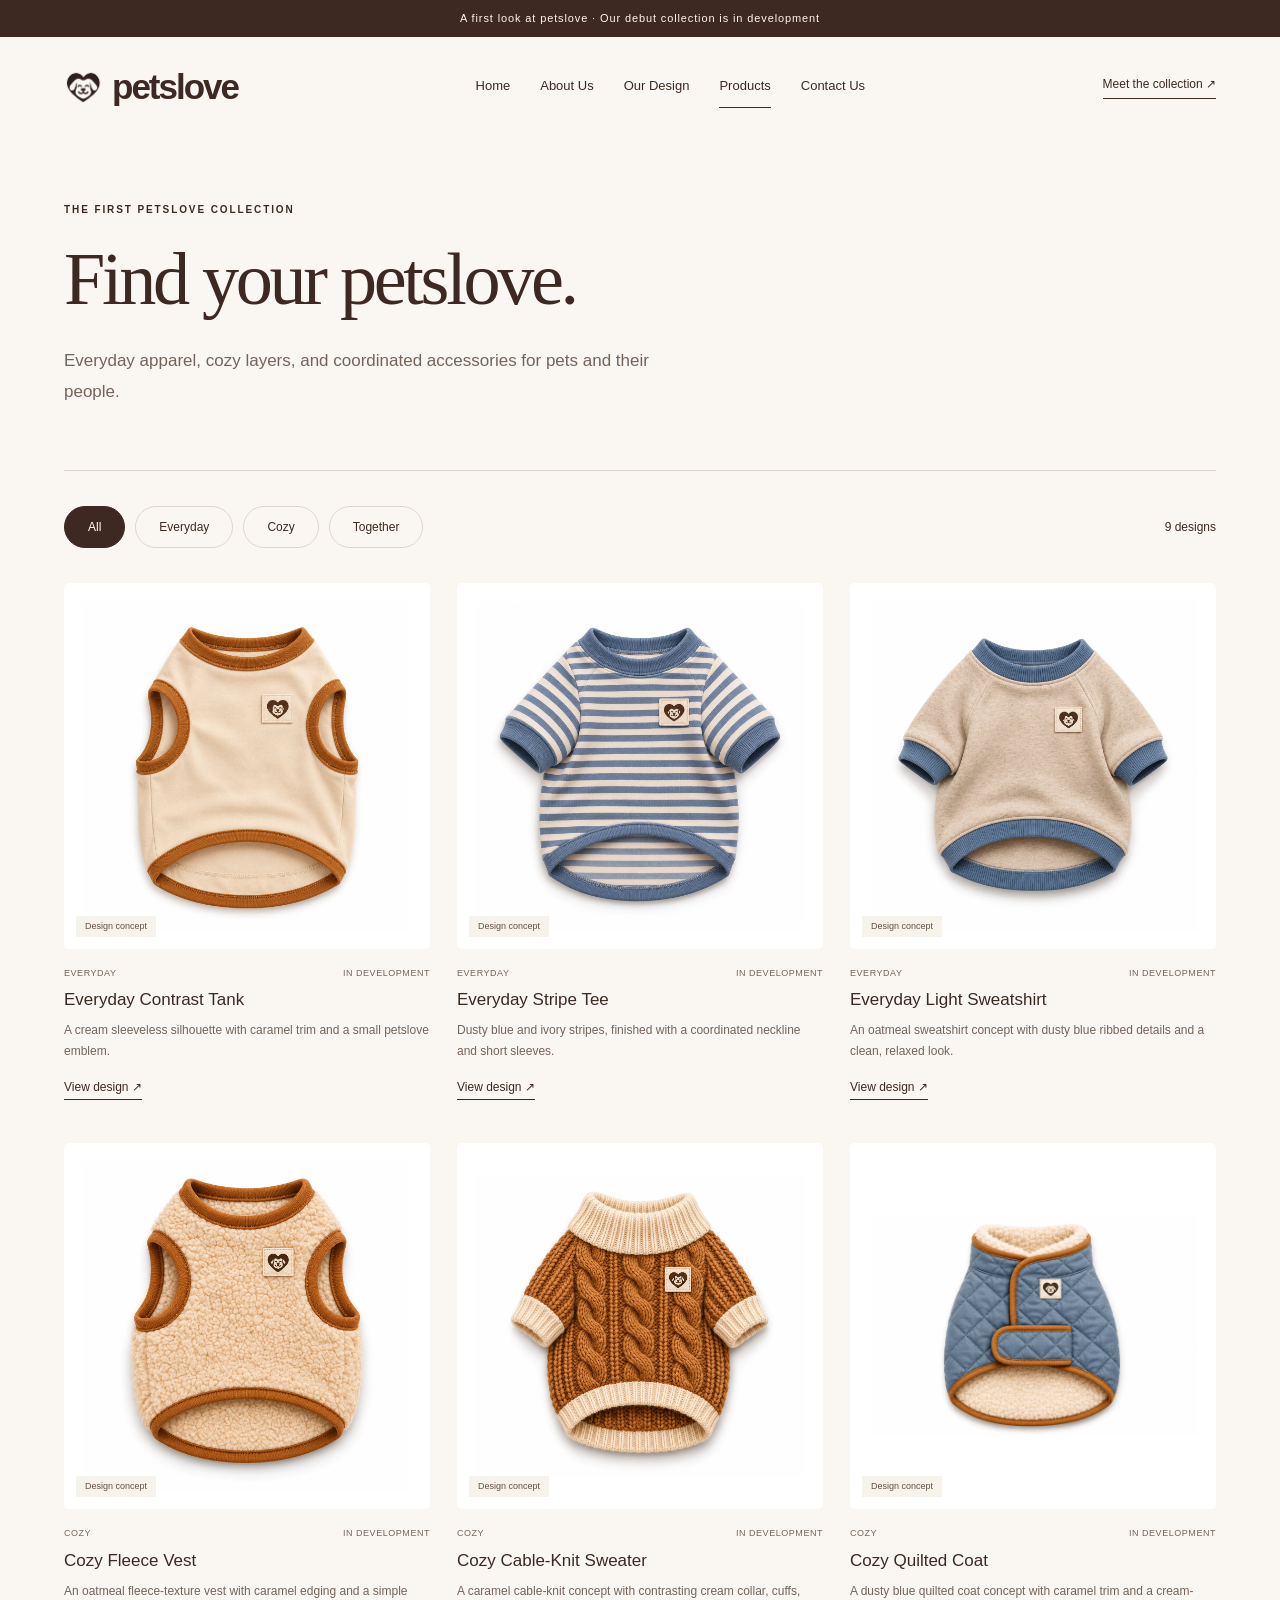
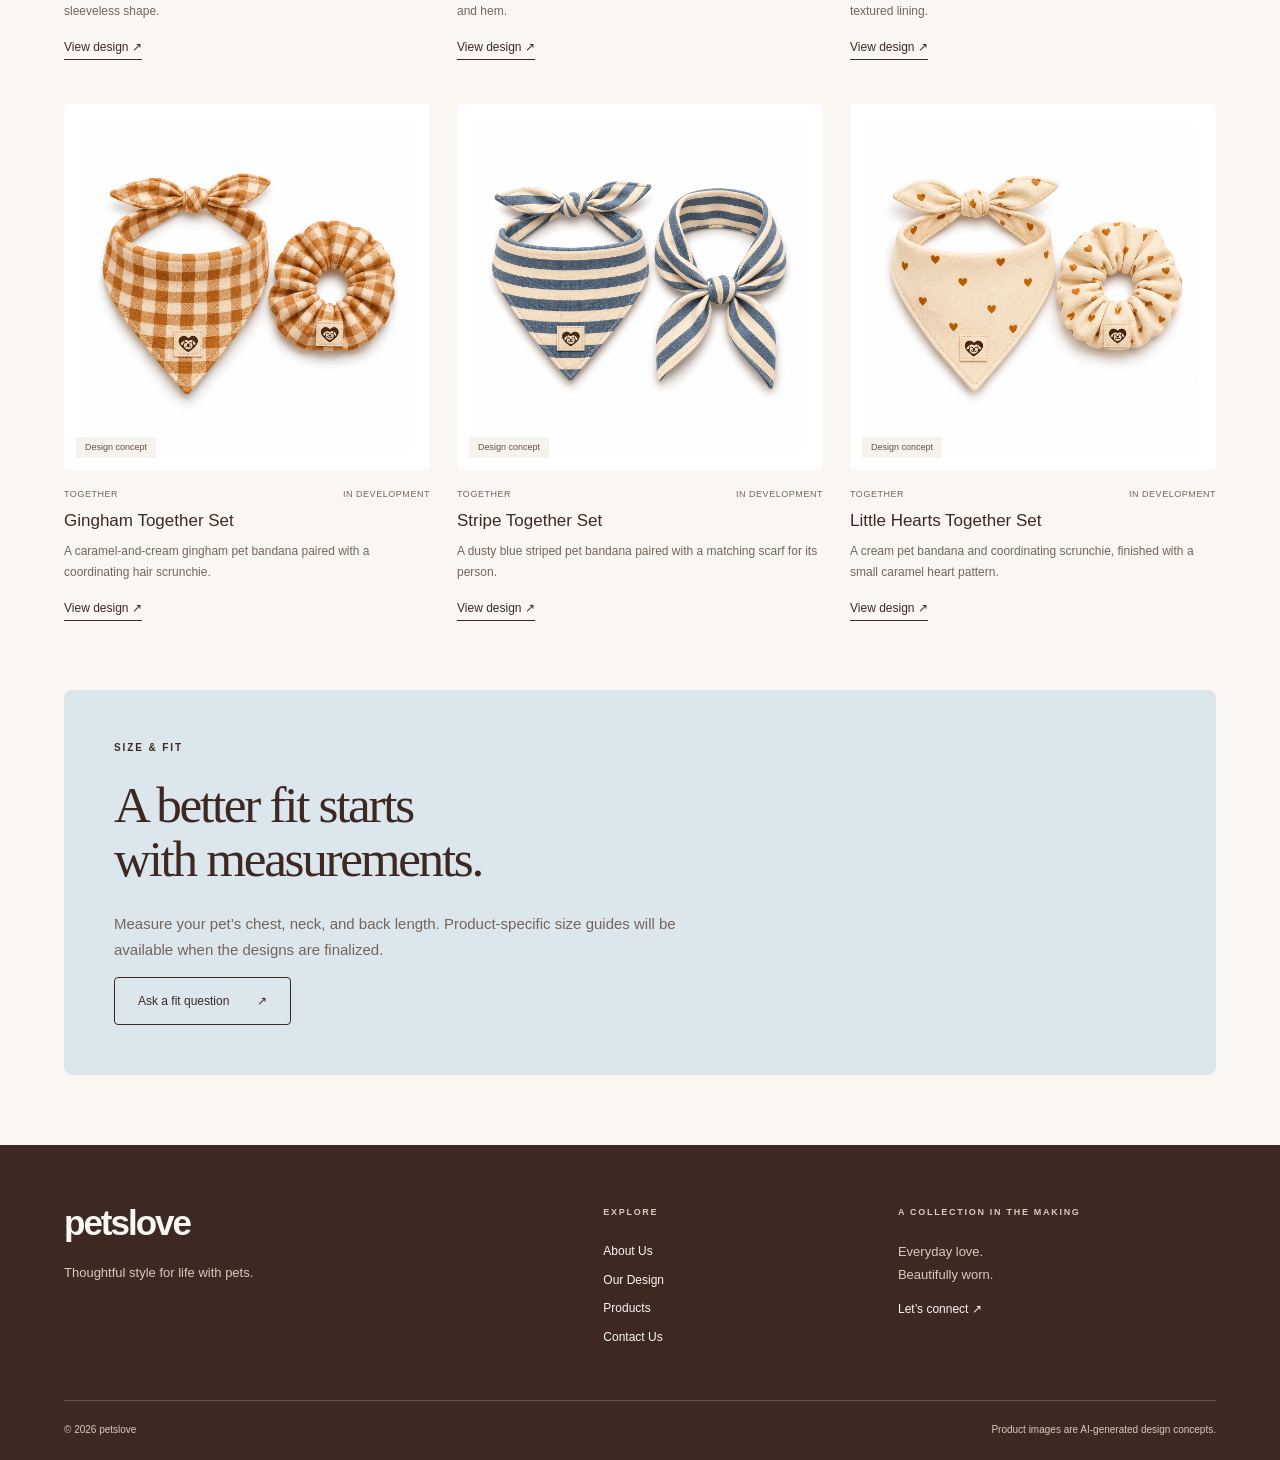
<file: products.html>
<!doctype html><html lang="en"><head><meta charset="utf-8"><meta name="viewport" content="width=device-width,initial-scale=1"><title>Products | petslove</title><meta name="description" content="Discover petslove: thoughtfully designed pet apparel and coordinated accessories. Explore Everyday, Cozy and Together."><link rel="icon" href="assets/00-logo.webp"><link rel="stylesheet" href="assets/style.css?v=20261125-chapters"><script src="assets/app.js" defer></script></head><body><a class="skip" href="#main">Skip to content</a><div class="announcement">A first look at petslove · Our debut collection is in development</div><header class="site-header wrap"><a class="brand" href="index.html"><img class="" src="assets/00-logo.webp" alt="" loading="eager" decoding="async">petslove</a><button class="menu-toggle" aria-expanded="false" aria-controls="site-nav">Menu <span>☰</span></button><nav id="site-nav" aria-label="Main navigation"><a href="index.html" >Home</a><a href="about-us.html" >About Us</a><a href="our-design.html" >Our Design</a><a href="products.html" aria-current="page">Products</a><a href="contact-us.html" >Contact Us</a></nav><a class="header-link" href="products.html">Meet the collection ↗</a></header><main id="main"><section class="intro wrap"><p class="eyebrow">THE FIRST PETSLOVE COLLECTION</p><h1>Find your petslove.</h1><p class="lead">Everyday apparel, cozy layers, and coordinated accessories for pets and their people.</p></section><section class="wrap catalog"><div class="catalog-toolbar"><div class="filters" role="group" aria-label="Filter by collection"><button type="button" data-filter="all" aria-pressed="true">All</button><button type="button" data-filter="everyday" aria-pressed="false">Everyday</button><button type="button" data-filter="cozy" aria-pressed="false">Cozy</button><button type="button" data-filter="together" aria-pressed="false">Together</button></div><span id="result-count" aria-live="polite">9 designs</span></div><div class="product-grid" id="product-grid"><article class="product-card" data-collection="everyday"><a class="product-image" href="everyday-tank.html"><img class="" src="assets/everyday-01-tank.webp" alt="Everyday Contrast Tank" loading="lazy" decoding="async"><span class="badge">Design concept</span></a><div class="card-meta"><span>Everyday</span><span>In development</span></div><h3><a href="everyday-tank.html">Everyday Contrast Tank</a></h3><p>A cream sleeveless silhouette with caramel trim and a small petslove emblem.</p><a class="text-link" href="everyday-tank.html">View design <span aria-hidden="true">↗</span></a></article><article class="product-card" data-collection="everyday"><a class="product-image" href="stripe-tee.html"><img class="" src="assets/everyday-02-stripe-tee.webp" alt="Everyday Stripe Tee" loading="lazy" decoding="async"><span class="badge">Design concept</span></a><div class="card-meta"><span>Everyday</span><span>In development</span></div><h3><a href="stripe-tee.html">Everyday Stripe Tee</a></h3><p>Dusty blue and ivory stripes, finished with a coordinated neckline and short sleeves.</p><a class="text-link" href="stripe-tee.html">View design <span aria-hidden="true">↗</span></a></article><article class="product-card" data-collection="everyday"><a class="product-image" href="light-sweatshirt.html"><img class="" src="assets/everyday-03-sweatshirt.webp" alt="Everyday Light Sweatshirt" loading="lazy" decoding="async"><span class="badge">Design concept</span></a><div class="card-meta"><span>Everyday</span><span>In development</span></div><h3><a href="light-sweatshirt.html">Everyday Light Sweatshirt</a></h3><p>An oatmeal sweatshirt concept with dusty blue ribbed details and a clean, relaxed look.</p><a class="text-link" href="light-sweatshirt.html">View design <span aria-hidden="true">↗</span></a></article><article class="product-card" data-collection="cozy"><a class="product-image" href="fleece-vest.html"><img class="" src="assets/cozy-04-fleece-vest.webp" alt="Cozy Fleece Vest" loading="lazy" decoding="async"><span class="badge">Design concept</span></a><div class="card-meta"><span>Cozy</span><span>In development</span></div><h3><a href="fleece-vest.html">Cozy Fleece Vest</a></h3><p>An oatmeal fleece-texture vest with caramel edging and a simple sleeveless shape.</p><a class="text-link" href="fleece-vest.html">View design <span aria-hidden="true">↗</span></a></article><article class="product-card" data-collection="cozy"><a class="product-image" href="knit-sweater.html"><img class="" src="assets/cozy-05-knit-sweater.webp" alt="Cozy Cable-Knit Sweater" loading="lazy" decoding="async"><span class="badge">Design concept</span></a><div class="card-meta"><span>Cozy</span><span>In development</span></div><h3><a href="knit-sweater.html">Cozy Cable-Knit Sweater</a></h3><p>A caramel cable-knit concept with contrasting cream collar, cuffs, and hem.</p><a class="text-link" href="knit-sweater.html">View design <span aria-hidden="true">↗</span></a></article><article class="product-card" data-collection="cozy"><a class="product-image" href="quilted-coat.html"><img class="" src="assets/cozy-06-quilted-coat.webp" alt="Cozy Quilted Coat" loading="lazy" decoding="async"><span class="badge">Design concept</span></a><div class="card-meta"><span>Cozy</span><span>In development</span></div><h3><a href="quilted-coat.html">Cozy Quilted Coat</a></h3><p>A dusty blue quilted coat concept with caramel trim and a cream-textured lining.</p><a class="text-link" href="quilted-coat.html">View design <span aria-hidden="true">↗</span></a></article><article class="product-card" data-collection="together"><a class="product-image" href="gingham-duo.html"><img class="" src="assets/together-07-gingham-duo.webp" alt="Gingham Together Set" loading="lazy" decoding="async"><span class="badge">Design concept</span></a><div class="card-meta"><span>Together</span><span>In development</span></div><h3><a href="gingham-duo.html">Gingham Together Set</a></h3><p>A caramel-and-cream gingham pet bandana paired with a coordinating hair scrunchie.</p><a class="text-link" href="gingham-duo.html">View design <span aria-hidden="true">↗</span></a></article><article class="product-card" data-collection="together"><a class="product-image" href="stripe-duo.html"><img class="" src="assets/together-08-stripe-duo.webp" alt="Stripe Together Set" loading="lazy" decoding="async"><span class="badge">Design concept</span></a><div class="card-meta"><span>Together</span><span>In development</span></div><h3><a href="stripe-duo.html">Stripe Together Set</a></h3><p>A dusty blue striped pet bandana paired with a matching scarf for its person.</p><a class="text-link" href="stripe-duo.html">View design <span aria-hidden="true">↗</span></a></article><article class="product-card" data-collection="together"><a class="product-image" href="hearts-duo.html"><img class="" src="assets/together-09-hearts-duo.webp" alt="Little Hearts Together Set" loading="lazy" decoding="async"><span class="badge">Design concept</span></a><div class="card-meta"><span>Together</span><span>In development</span></div><h3><a href="hearts-duo.html">Little Hearts Together Set</a></h3><p>A cream pet bandana and coordinating scrunchie, finished with a small caramel heart pattern.</p><a class="text-link" href="hearts-duo.html">View design <span aria-hidden="true">↗</span></a></article></div></section><section class="wrap fit-note"><p class="eyebrow">SIZE & FIT</p><h2>A better fit starts<br> with measurements.</h2><p>Measure your pet’s chest, neck, and back length. Product-specific size guides will be available when the designs are finalized.</p><a class="button secondary" href="contact-us.html?type=Sizing%20%26%20Fit">Ask a fit question <span aria-hidden="true">↗</span></a></section></main><footer class="site-footer"><div class="wrap footer-grid"><div><a class="brand" href="index.html">petslove</a><p>Thoughtful style for life with pets.</p></div><div><p class="eyebrow">EXPLORE</p><a href="about-us.html">About Us</a><a href="our-design.html">Our Design</a><a href="products.html">Products</a><a href="contact-us.html">Contact Us</a></div><div><p class="eyebrow">A COLLECTION IN THE MAKING</p><p>Everyday love.<br>Beautifully worn.</p><a href="contact-us.html">Let’s connect ↗</a></div></div><div class="wrap footer-bottom"><span>© 2026 petslove</span><span>Product images are AI-generated design concepts.</span></div></footer></body></html>
</file>
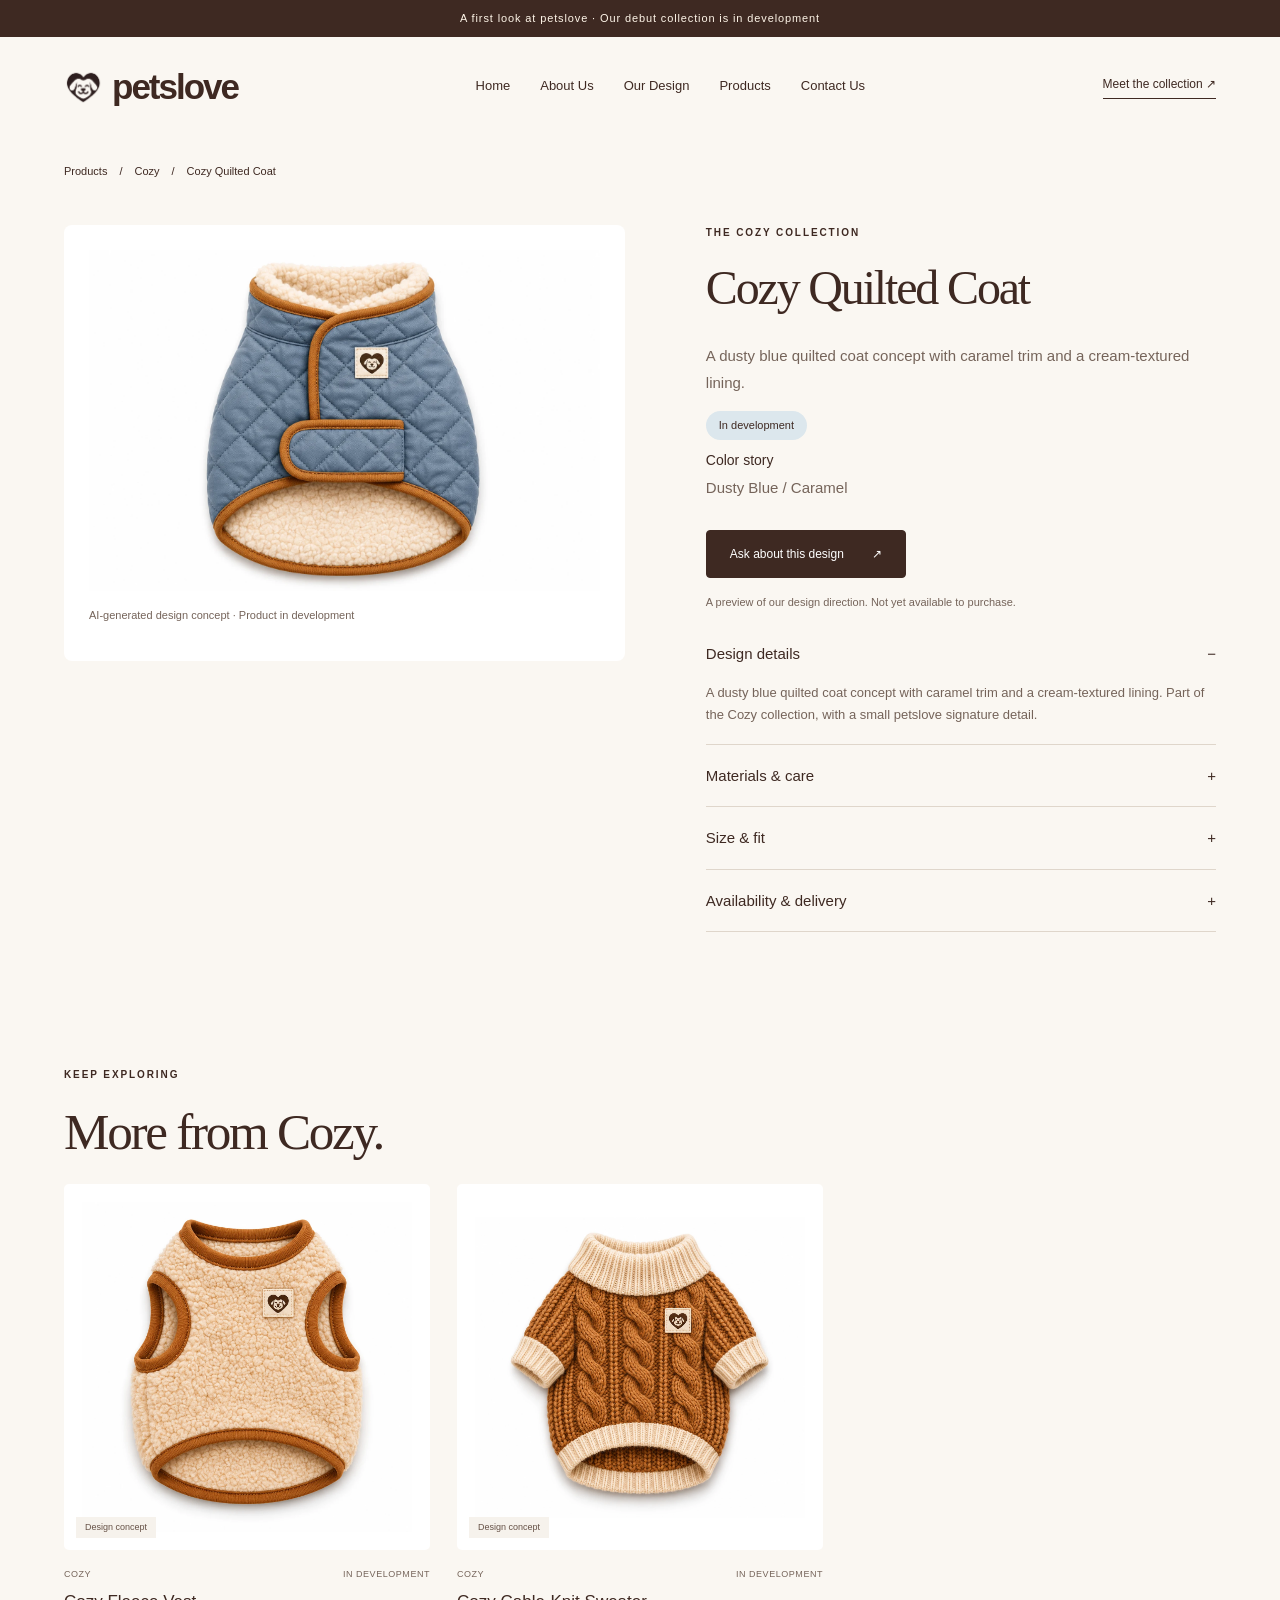
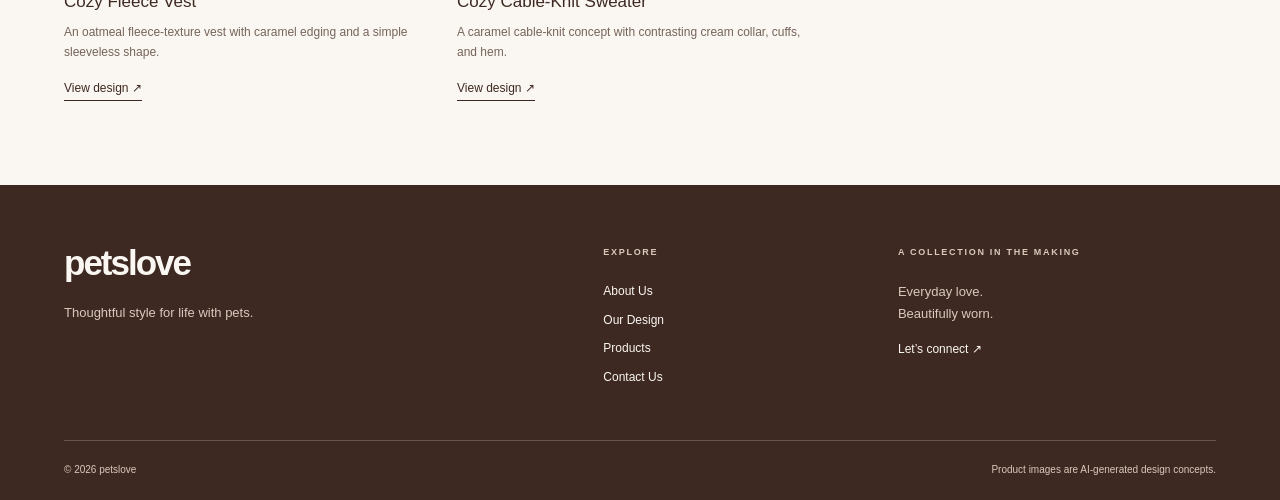
<file: quilted-coat.html>
<!doctype html><html lang="en"><head><meta charset="utf-8"><meta name="viewport" content="width=device-width,initial-scale=1"><title>Cozy Quilted Coat | petslove</title><meta name="description" content="Discover petslove: thoughtfully designed pet apparel and coordinated accessories. Explore Everyday, Cozy and Together."><link rel="icon" href="assets/00-logo.webp"><link rel="stylesheet" href="assets/style.css?v=20261125-chapters"><script src="assets/app.js" defer></script></head><body><a class="skip" href="#main">Skip to content</a><div class="announcement">A first look at petslove · Our debut collection is in development</div><header class="site-header wrap"><a class="brand" href="index.html"><img class="" src="assets/00-logo.webp" alt="" loading="eager" decoding="async">petslove</a><button class="menu-toggle" aria-expanded="false" aria-controls="site-nav">Menu <span>☰</span></button><nav id="site-nav" aria-label="Main navigation"><a href="index.html" >Home</a><a href="about-us.html" >About Us</a><a href="our-design.html" >Our Design</a><a href="products.html" >Products</a><a href="contact-us.html" >Contact Us</a></nav><a class="header-link" href="products.html">Meet the collection ↗</a></header><main id="main"><div class="wrap breadcrumb"><a href="products.html">Products</a><span>/</span><a href="products.html?collection=cozy">Cozy</a><span>/</span><span>Cozy Quilted Coat</span></div><section class="wrap product-detail"><div class="detail-image"><img class="" src="assets/cozy-06-quilted-coat.webp" alt="Cozy Quilted Coat" loading="eager" decoding="async"><p class="caption">AI-generated design concept · Product in development</p></div><div class="detail-copy"><p class="eyebrow">THE COZY COLLECTION</p><h1>Cozy Quilted Coat</h1><p class="lead">A dusty blue quilted coat concept with caramel trim and a cream-textured lining.</p><p class="status-label">In development</p><h3>Color story</h3><p>Dusty Blue / Caramel</p><a class="button " href="contact-us.html?product=quilted-coat">Ask about this design <span aria-hidden="true">↗</span></a><p class="caption">A preview of our design direction. Not yet available to purchase.</p><details open><summary>Design details</summary><p>A dusty blue quilted coat concept with caramel trim and a cream-textured lining. Part of the Cozy collection, with a small petslove signature detail.</p></details><details><summary>Materials & care</summary><p>Final composition, construction, and care instructions will be confirmed after sample development.</p></details><details><summary>Size & fit</summary><p>Product measurements and size options are not finalized. Measure chest, neck, and back length when comparing against the final size guide.</p></details><details><summary>Availability & delivery</summary><p>This design is not currently on sale. Pricing, delivery regions, and returns information will be provided before ordering opens.</p></details></div></section><section class="wrap section"><p class="eyebrow">KEEP EXPLORING</p><h2>More from Cozy.</h2><div class="product-grid"><article class="product-card" data-collection="cozy"><a class="product-image" href="fleece-vest.html"><img class="" src="assets/cozy-04-fleece-vest.webp" alt="Cozy Fleece Vest" loading="lazy" decoding="async"><span class="badge">Design concept</span></a><div class="card-meta"><span>Cozy</span><span>In development</span></div><h3><a href="fleece-vest.html">Cozy Fleece Vest</a></h3><p>An oatmeal fleece-texture vest with caramel edging and a simple sleeveless shape.</p><a class="text-link" href="fleece-vest.html">View design <span aria-hidden="true">↗</span></a></article><article class="product-card" data-collection="cozy"><a class="product-image" href="knit-sweater.html"><img class="" src="assets/cozy-05-knit-sweater.webp" alt="Cozy Cable-Knit Sweater" loading="lazy" decoding="async"><span class="badge">Design concept</span></a><div class="card-meta"><span>Cozy</span><span>In development</span></div><h3><a href="knit-sweater.html">Cozy Cable-Knit Sweater</a></h3><p>A caramel cable-knit concept with contrasting cream collar, cuffs, and hem.</p><a class="text-link" href="knit-sweater.html">View design <span aria-hidden="true">↗</span></a></article></div></section></main><footer class="site-footer"><div class="wrap footer-grid"><div><a class="brand" href="index.html">petslove</a><p>Thoughtful style for life with pets.</p></div><div><p class="eyebrow">EXPLORE</p><a href="about-us.html">About Us</a><a href="our-design.html">Our Design</a><a href="products.html">Products</a><a href="contact-us.html">Contact Us</a></div><div><p class="eyebrow">A COLLECTION IN THE MAKING</p><p>Everyday love.<br>Beautifully worn.</p><a href="contact-us.html">Let’s connect ↗</a></div></div><div class="wrap footer-bottom"><span>© 2026 petslove</span><span>Product images are AI-generated design concepts.</span></div></footer></body></html>
</file>
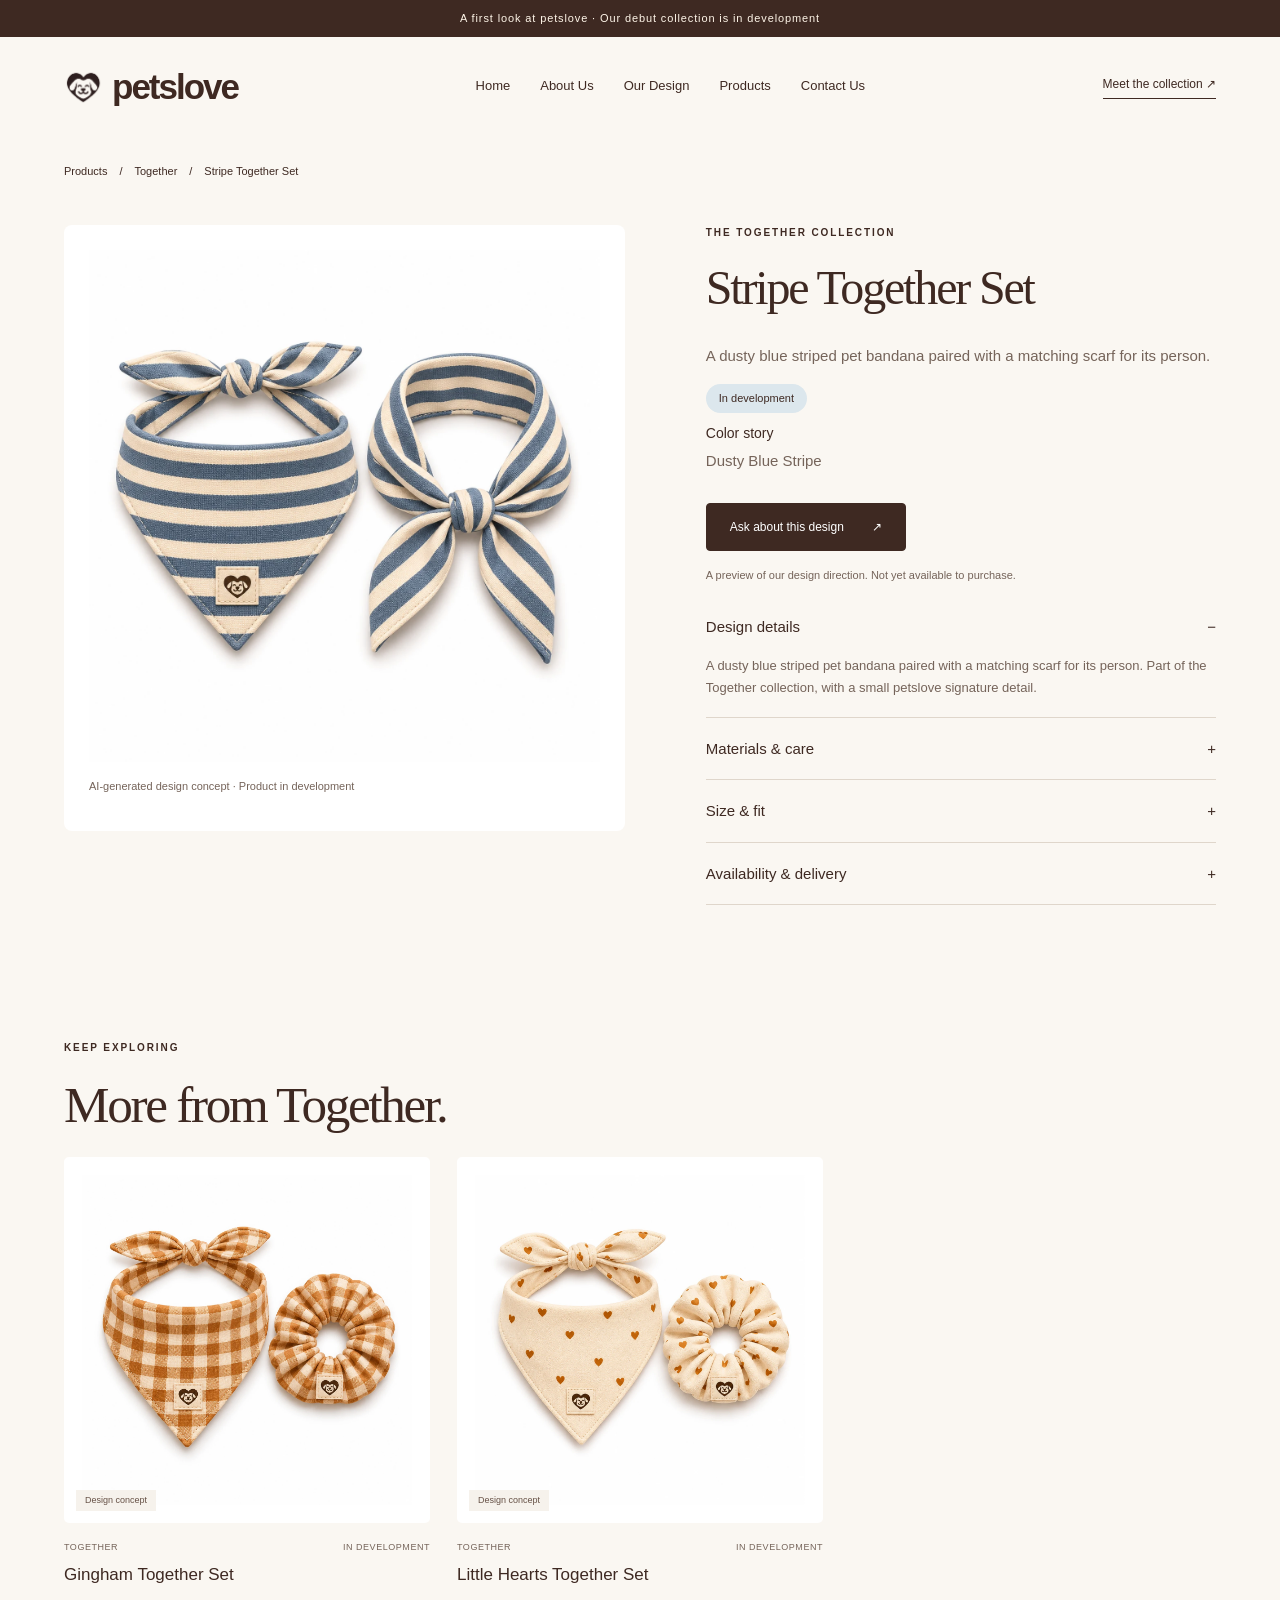
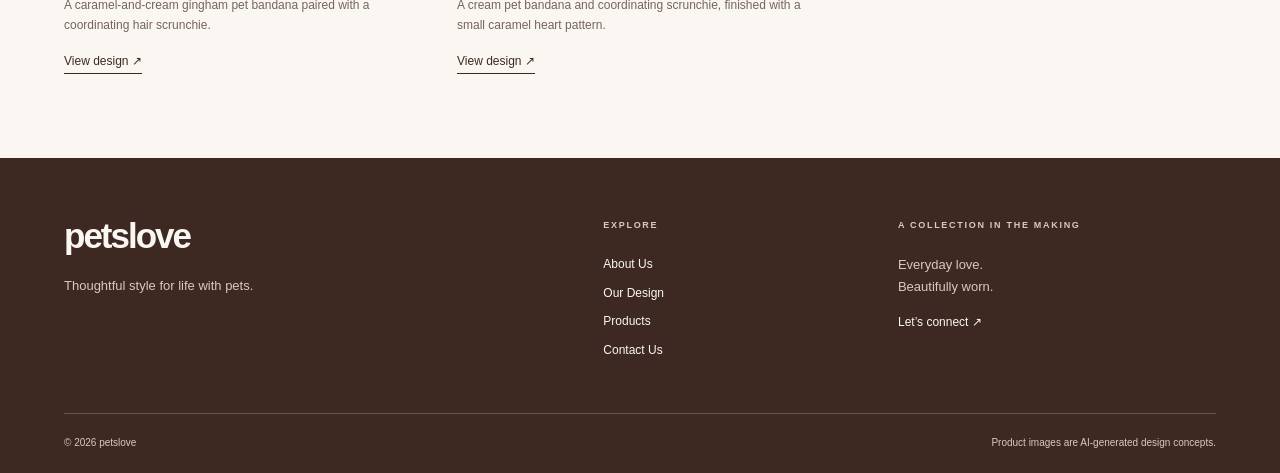
<file: stripe-duo.html>
<!doctype html><html lang="en"><head><meta charset="utf-8"><meta name="viewport" content="width=device-width,initial-scale=1"><title>Stripe Together Set | petslove</title><meta name="description" content="Discover petslove: thoughtfully designed pet apparel and coordinated accessories. Explore Everyday, Cozy and Together."><link rel="icon" href="assets/00-logo.webp"><link rel="stylesheet" href="assets/style.css?v=20261125-chapters"><script src="assets/app.js" defer></script></head><body><a class="skip" href="#main">Skip to content</a><div class="announcement">A first look at petslove · Our debut collection is in development</div><header class="site-header wrap"><a class="brand" href="index.html"><img class="" src="assets/00-logo.webp" alt="" loading="eager" decoding="async">petslove</a><button class="menu-toggle" aria-expanded="false" aria-controls="site-nav">Menu <span>☰</span></button><nav id="site-nav" aria-label="Main navigation"><a href="index.html" >Home</a><a href="about-us.html" >About Us</a><a href="our-design.html" >Our Design</a><a href="products.html" >Products</a><a href="contact-us.html" >Contact Us</a></nav><a class="header-link" href="products.html">Meet the collection ↗</a></header><main id="main"><div class="wrap breadcrumb"><a href="products.html">Products</a><span>/</span><a href="products.html?collection=together">Together</a><span>/</span><span>Stripe Together Set</span></div><section class="wrap product-detail"><div class="detail-image"><img class="" src="assets/together-08-stripe-duo.webp" alt="Stripe Together Set" loading="eager" decoding="async"><p class="caption">AI-generated design concept · Product in development</p></div><div class="detail-copy"><p class="eyebrow">THE TOGETHER COLLECTION</p><h1>Stripe Together Set</h1><p class="lead">A dusty blue striped pet bandana paired with a matching scarf for its person.</p><p class="status-label">In development</p><h3>Color story</h3><p>Dusty Blue Stripe</p><a class="button " href="contact-us.html?product=stripe-duo">Ask about this design <span aria-hidden="true">↗</span></a><p class="caption">A preview of our design direction. Not yet available to purchase.</p><details open><summary>Design details</summary><p>A dusty blue striped pet bandana paired with a matching scarf for its person. Part of the Together collection, with a small petslove signature detail.</p></details><details><summary>Materials & care</summary><p>Final composition, construction, and care instructions will be confirmed after sample development.</p></details><details><summary>Size & fit</summary><p>Product measurements and size options are not finalized. Measure chest, neck, and back length when comparing against the final size guide.</p></details><details><summary>Availability & delivery</summary><p>This design is not currently on sale. Pricing, delivery regions, and returns information will be provided before ordering opens.</p></details></div></section><section class="wrap section"><p class="eyebrow">KEEP EXPLORING</p><h2>More from Together.</h2><div class="product-grid"><article class="product-card" data-collection="together"><a class="product-image" href="gingham-duo.html"><img class="" src="assets/together-07-gingham-duo.webp" alt="Gingham Together Set" loading="lazy" decoding="async"><span class="badge">Design concept</span></a><div class="card-meta"><span>Together</span><span>In development</span></div><h3><a href="gingham-duo.html">Gingham Together Set</a></h3><p>A caramel-and-cream gingham pet bandana paired with a coordinating hair scrunchie.</p><a class="text-link" href="gingham-duo.html">View design <span aria-hidden="true">↗</span></a></article><article class="product-card" data-collection="together"><a class="product-image" href="hearts-duo.html"><img class="" src="assets/together-09-hearts-duo.webp" alt="Little Hearts Together Set" loading="lazy" decoding="async"><span class="badge">Design concept</span></a><div class="card-meta"><span>Together</span><span>In development</span></div><h3><a href="hearts-duo.html">Little Hearts Together Set</a></h3><p>A cream pet bandana and coordinating scrunchie, finished with a small caramel heart pattern.</p><a class="text-link" href="hearts-duo.html">View design <span aria-hidden="true">↗</span></a></article></div></section></main><footer class="site-footer"><div class="wrap footer-grid"><div><a class="brand" href="index.html">petslove</a><p>Thoughtful style for life with pets.</p></div><div><p class="eyebrow">EXPLORE</p><a href="about-us.html">About Us</a><a href="our-design.html">Our Design</a><a href="products.html">Products</a><a href="contact-us.html">Contact Us</a></div><div><p class="eyebrow">A COLLECTION IN THE MAKING</p><p>Everyday love.<br>Beautifully worn.</p><a href="contact-us.html">Let’s connect ↗</a></div></div><div class="wrap footer-bottom"><span>© 2026 petslove</span><span>Product images are AI-generated design concepts.</span></div></footer></body></html>
</file>
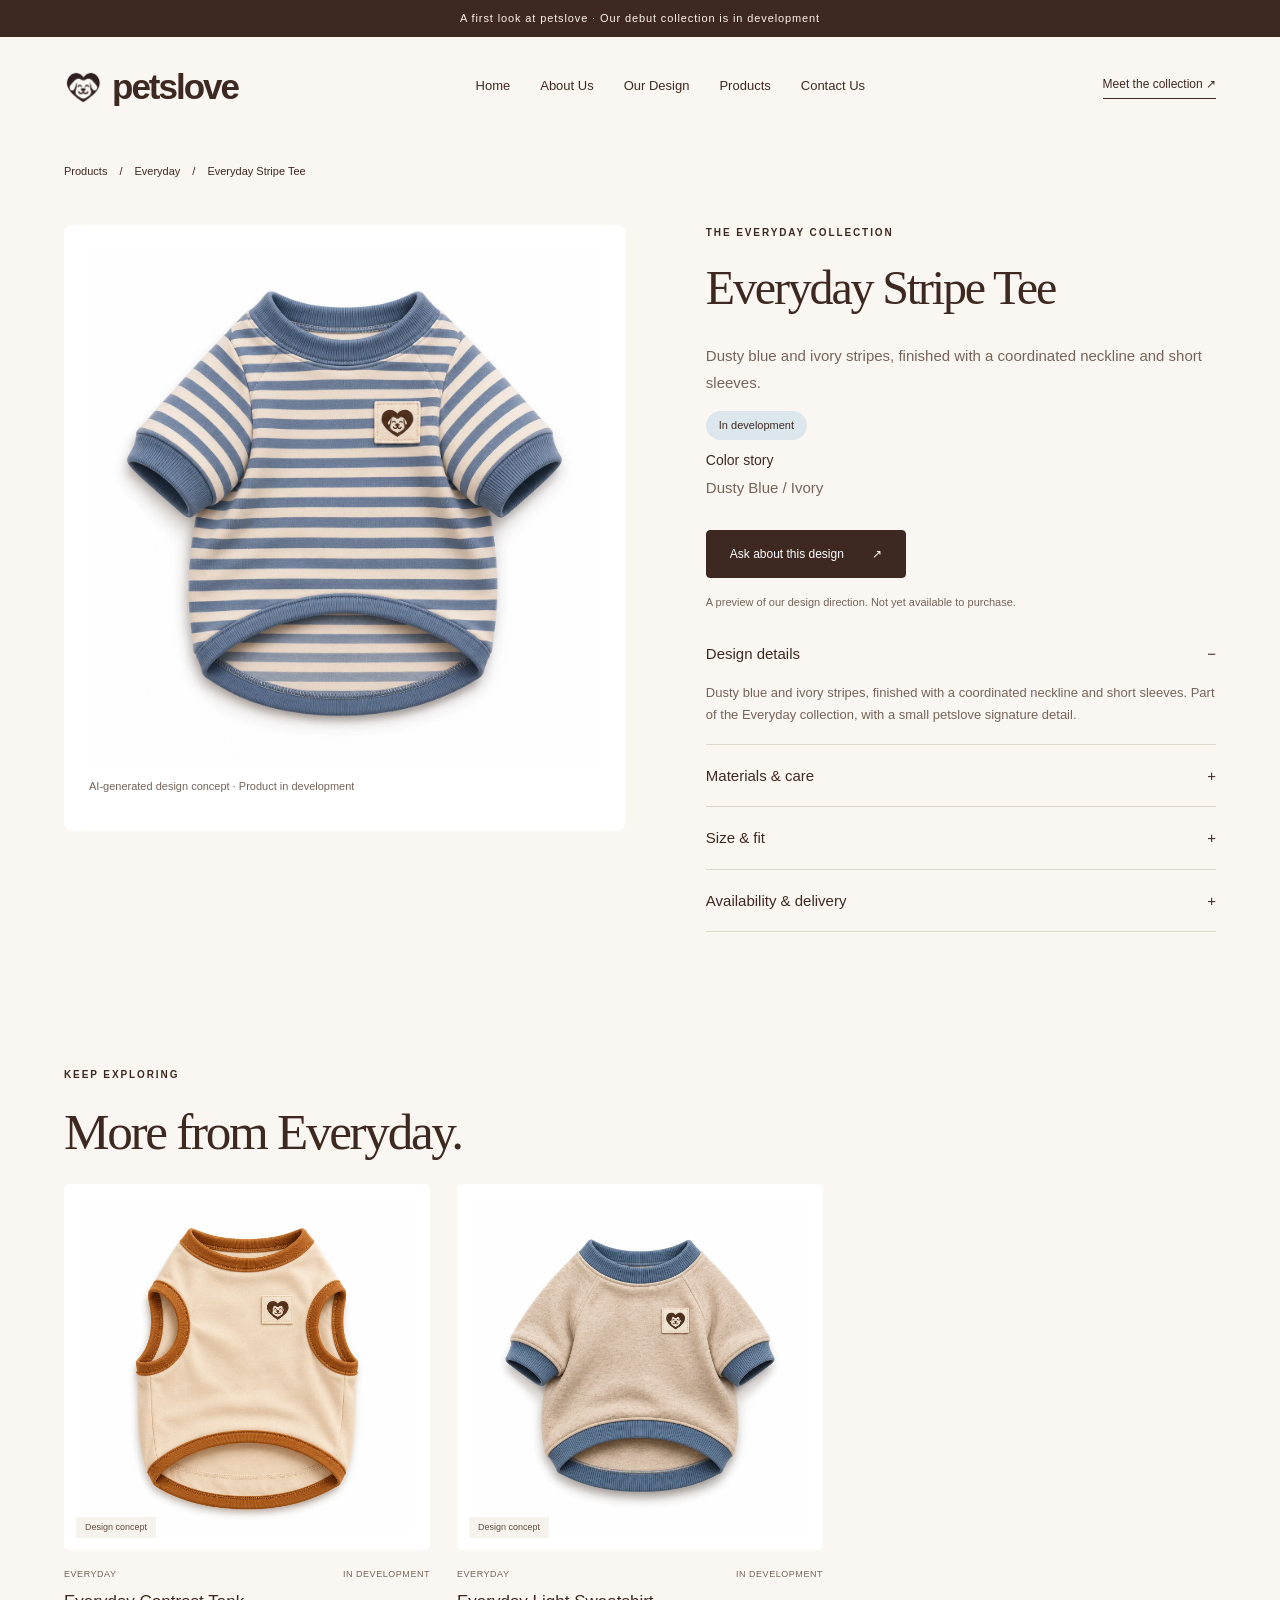
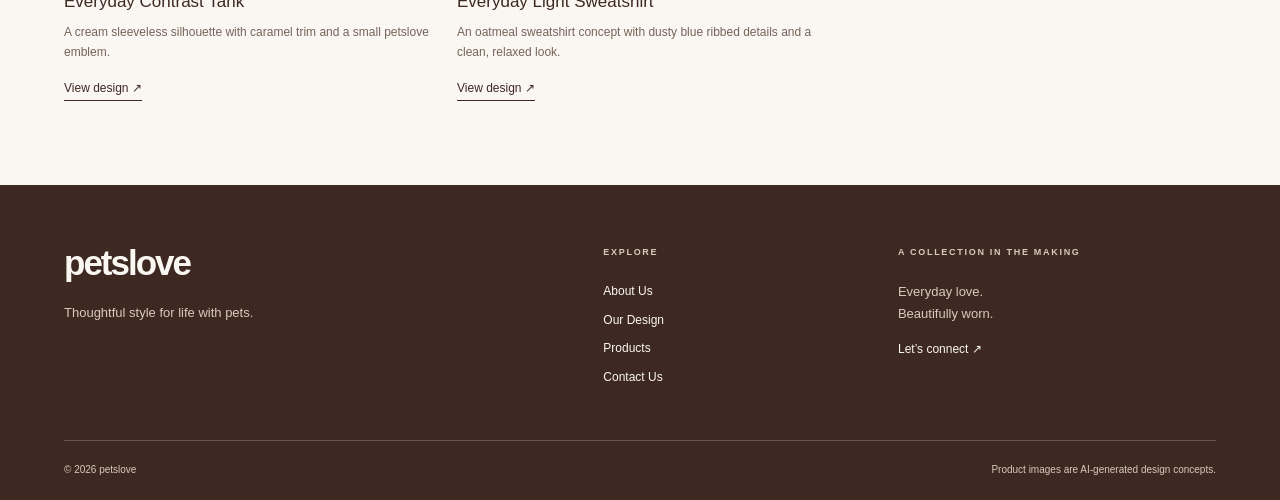
<file: stripe-tee.html>
<!doctype html><html lang="en"><head><meta charset="utf-8"><meta name="viewport" content="width=device-width,initial-scale=1"><title>Everyday Stripe Tee | petslove</title><meta name="description" content="Discover petslove: thoughtfully designed pet apparel and coordinated accessories. Explore Everyday, Cozy and Together."><link rel="icon" href="assets/00-logo.webp"><link rel="stylesheet" href="assets/style.css?v=20261125-chapters"><script src="assets/app.js" defer></script></head><body><a class="skip" href="#main">Skip to content</a><div class="announcement">A first look at petslove · Our debut collection is in development</div><header class="site-header wrap"><a class="brand" href="index.html"><img class="" src="assets/00-logo.webp" alt="" loading="eager" decoding="async">petslove</a><button class="menu-toggle" aria-expanded="false" aria-controls="site-nav">Menu <span>☰</span></button><nav id="site-nav" aria-label="Main navigation"><a href="index.html" >Home</a><a href="about-us.html" >About Us</a><a href="our-design.html" >Our Design</a><a href="products.html" >Products</a><a href="contact-us.html" >Contact Us</a></nav><a class="header-link" href="products.html">Meet the collection ↗</a></header><main id="main"><div class="wrap breadcrumb"><a href="products.html">Products</a><span>/</span><a href="products.html?collection=everyday">Everyday</a><span>/</span><span>Everyday Stripe Tee</span></div><section class="wrap product-detail"><div class="detail-image"><img class="" src="assets/everyday-02-stripe-tee.webp" alt="Everyday Stripe Tee" loading="eager" decoding="async"><p class="caption">AI-generated design concept · Product in development</p></div><div class="detail-copy"><p class="eyebrow">THE EVERYDAY COLLECTION</p><h1>Everyday Stripe Tee</h1><p class="lead">Dusty blue and ivory stripes, finished with a coordinated neckline and short sleeves.</p><p class="status-label">In development</p><h3>Color story</h3><p>Dusty Blue / Ivory</p><a class="button " href="contact-us.html?product=stripe-tee">Ask about this design <span aria-hidden="true">↗</span></a><p class="caption">A preview of our design direction. Not yet available to purchase.</p><details open><summary>Design details</summary><p>Dusty blue and ivory stripes, finished with a coordinated neckline and short sleeves. Part of the Everyday collection, with a small petslove signature detail.</p></details><details><summary>Materials & care</summary><p>Final composition, construction, and care instructions will be confirmed after sample development.</p></details><details><summary>Size & fit</summary><p>Product measurements and size options are not finalized. Measure chest, neck, and back length when comparing against the final size guide.</p></details><details><summary>Availability & delivery</summary><p>This design is not currently on sale. Pricing, delivery regions, and returns information will be provided before ordering opens.</p></details></div></section><section class="wrap section"><p class="eyebrow">KEEP EXPLORING</p><h2>More from Everyday.</h2><div class="product-grid"><article class="product-card" data-collection="everyday"><a class="product-image" href="everyday-tank.html"><img class="" src="assets/everyday-01-tank.webp" alt="Everyday Contrast Tank" loading="lazy" decoding="async"><span class="badge">Design concept</span></a><div class="card-meta"><span>Everyday</span><span>In development</span></div><h3><a href="everyday-tank.html">Everyday Contrast Tank</a></h3><p>A cream sleeveless silhouette with caramel trim and a small petslove emblem.</p><a class="text-link" href="everyday-tank.html">View design <span aria-hidden="true">↗</span></a></article><article class="product-card" data-collection="everyday"><a class="product-image" href="light-sweatshirt.html"><img class="" src="assets/everyday-03-sweatshirt.webp" alt="Everyday Light Sweatshirt" loading="lazy" decoding="async"><span class="badge">Design concept</span></a><div class="card-meta"><span>Everyday</span><span>In development</span></div><h3><a href="light-sweatshirt.html">Everyday Light Sweatshirt</a></h3><p>An oatmeal sweatshirt concept with dusty blue ribbed details and a clean, relaxed look.</p><a class="text-link" href="light-sweatshirt.html">View design <span aria-hidden="true">↗</span></a></article></div></section></main><footer class="site-footer"><div class="wrap footer-grid"><div><a class="brand" href="index.html">petslove</a><p>Thoughtful style for life with pets.</p></div><div><p class="eyebrow">EXPLORE</p><a href="about-us.html">About Us</a><a href="our-design.html">Our Design</a><a href="products.html">Products</a><a href="contact-us.html">Contact Us</a></div><div><p class="eyebrow">A COLLECTION IN THE MAKING</p><p>Everyday love.<br>Beautifully worn.</p><a href="contact-us.html">Let’s connect ↗</a></div></div><div class="wrap footer-bottom"><span>© 2026 petslove</span><span>Product images are AI-generated design concepts.</span></div></footer></body></html>
</file>
<file: assets/style.css>
@charset "UTF-8";
:root{--cream:#faf7f2;--ink:#3e2922;--muted:#75645a;--blue:#dce7ed;--line:#dfd6cb;--caramel:#b87945}*{box-sizing:border-box}html{scroll-behavior:smooth}body{margin:0;background:var(--cream);color:var(--ink);font-family:Arial,Helvetica,sans-serif;font-size:15px;line-height:1.7}a{color:inherit;text-decoration:none}button,input,textarea,select{font:inherit}button,a,input,textarea,select{touch-action:manipulation}img{max-width:100%;height:auto;display:block}button{cursor:pointer}h1,h2,h3,p{margin-top:0}h1,h2{font-family:Georgia,'Times New Roman',serif;font-weight:400;letter-spacing:-.045em;line-height:1.06}h1{font-size:clamp(48px,5.8vw,88px);margin-bottom:28px}h2{font-size:clamp(36px,4vw,56px);margin-bottom:25px}h3{font-size:19px;line-height:1.35;font-weight:500}p{color:var(--muted)}em{font-weight:400}a:hover{color:#8a512e}a:focus-visible,button:focus-visible,input:focus-visible,textarea:focus-visible,select:focus-visible,summary:focus-visible{outline:3px solid #44758a;outline-offset:5px}.wrap{width:min(1280px,90%);margin-inline:auto}.announcement{background:var(--ink);color:#fff6e9;text-align:center;font-size:11px;letter-spacing:.08em;padding:9px 15px}.site-header{height:100px;display:flex;align-items:center;justify-content:space-between;gap:28px}.brand{display:flex;align-items:center;font-size:35px;font-weight:600;letter-spacing:-2px;line-height:1}.brand img{width:39px;height:39px;object-fit:contain;margin-right:9px}.site-header nav{display:flex;gap:30px;font-size:13px}.site-header nav a{padding-block:10px;border-bottom:1px solid transparent}.site-header nav a[aria-current]{border-color:var(--ink)}.header-link{font-size:12px;border-bottom:1px solid var(--ink);padding-bottom:4px}.menu-toggle{display:none}.eyebrow{font-size:10px;font-weight:600;letter-spacing:.19em;line-height:1.6;color:var(--ink);margin-bottom:22px}.lead{font-size:17px;line-height:1.8;max-width:510px}.hero{display:grid;grid-template-columns:1fr 1fr;align-items:center;gap:5%;padding-top:28px;padding-bottom:70px}.hero-copy{padding-block:25px}.hero h1{font-size:clamp(54px,6.7vw,96px)}.hero .lead{max-width:410px;font-size:15px}.actions{display:flex;gap:22px;align-items:center;flex-wrap:wrap;margin-top:30px}.button{border:1px solid var(--ink);background:var(--ink);color:white;display:inline-flex;gap:28px;justify-content:space-between;align-items:center;padding:14px 23px;border-radius:4px;font-size:12px;line-height:1.5;min-height:48px}.button:hover{background:#634637;color:#fff}.button.secondary{background:transparent;color:var(--ink)}.button.secondary:hover{background:#eee4d8}.text-link{font-size:12px;border-bottom:1px solid;padding-bottom:5px}.hero-note{font-size:9px;letter-spacing:.17em;margin:30px 0 0}.hero-art{position:relative;background:#fff;border-radius:45% 45% 8px 8px;padding:38px 25px 18px;align-self:stretch;display:flex;flex-direction:column;justify-content:center;min-width:0}.hero-product{width:100%;max-height:545px;object-fit:contain}.floating-note{position:absolute;right:-12px;top:18px;background:var(--blue);width:132px;height:132px;border-radius:50%;display:flex;align-items:center;justify-content:center;flex-direction:column;line-height:1.4;transform:rotate(10deg);font-size:14px}.floating-note em{font-family:Georgia,serif;font-size:19px}.image-caption{display:flex;justify-content:space-between;gap:10px;font-size:8px;letter-spacing:.08em;margin-top:20px}.ribbon{display:flex;justify-content:center;gap:65px;padding:20px;background:#efe8de;font-family:Georgia,serif;font-size:18px}.section{padding-block:85px}.section-heading{display:flex;align-items:flex-end;justify-content:space-between;gap:30px;margin-bottom:35px}.section-heading h2{margin:0}.section-heading>p{font-size:14px}.collection-grid{display:grid;grid-template-columns:repeat(3,1fr);gap:26px;margin-top:36px}.collection>div{background:#fff;border-radius:140px 140px 5px 5px;overflow:hidden;padding:26px}.collection img{width:100%;aspect-ratio:1;object-fit:contain;transition:transform .3s}.collection:hover img{transform:scale(1.035)}.collection .eyebrow{margin:23px 0 8px}.collection h3{font-family:Georgia,serif;font-size:31px;margin:0 0 7px}.collection h3 span{float:right;font-family:Arial;font-size:22px}.collection p{font-size:13px}.blue-section{background:var(--blue);padding:75px 0}.split{display:grid;grid-template-columns:1fr 1fr;gap:8%;align-items:center}.editorial-image{width:100%;border-radius:8px;aspect-ratio:1;object-fit:contain;background:#fff}.copy p{max-width:500px}.numbered{list-style:none;padding:0;margin:28px 0}.numbered li{padding:12px 0;border-bottom:1px solid #b8c6ca}.numbered span{font-size:11px;margin-right:25px}.product-grid{display:grid;grid-template-columns:repeat(3,minmax(0,1fr));gap:45px 27px}.product-grid.featured{grid-template-columns:repeat(4,minmax(0,1fr))}.product-card[hidden]{display:none}.product-image{display:block;position:relative;background:#fff;border-radius:5px;overflow:hidden}.product-image img{width:100%;aspect-ratio:1;object-fit:contain;padding:18px;transition:transform .3s}.product-image:hover img{transform:scale(1.04)}.badge{position:absolute;bottom:12px;left:12px;background:#f6f2ebed;padding:3px 9px;font-size:9px;color:#665146}.card-meta{display:flex;justify-content:space-between;gap:5px;font-size:9px;text-transform:uppercase;letter-spacing:.06em;margin:17px 0 8px;color:var(--muted)}.product-card h3{font-size:17px;margin-bottom:8px}.product-card p{font-size:12px;line-height:1.7}.story{text-align:center;padding:65px 0 100px}.story h2{font-size:clamp(30px,3.6vw,49px);line-height:1.3}.cta{border-top:1px solid var(--line);display:flex;align-items:center;justify-content:space-between;gap:25px;padding-block:55px}.cta h2{font-size:45px;margin-bottom:12px}.cta p{margin-bottom:8px}.site-footer{background:var(--ink);color:#faf7f2;padding:60px 0 22px}.footer-grid{display:grid;grid-template-columns:2fr 1fr 1.3fr;gap:50px}.site-footer p{color:#d9c9bb;font-size:13px}.site-footer .eyebrow{color:#d9c9bb;font-size:9px}.footer-grid>div>a:not(.brand){display:block;font-size:12px;margin:8px 0}.site-footer .brand{margin-bottom:22px}.footer-bottom{display:flex;justify-content:space-between;gap:20px;border-top:1px solid #695449;margin-top:45px;padding-top:20px;font-size:10px;color:#d9c9bb}.intro{padding:65px 0 45px;border-bottom:1px solid var(--line)}.intro .lead{max-width:610px}.values{display:grid;grid-template-columns:repeat(4,1fr);gap:35px;margin-top:45px}.values p{font-size:14px}.editorial-panel{background:#fff;border-radius:8px;overflow:hidden}.editorial-panel .caption{padding:0 20px 15px}.caption{font-size:11px;line-height:1.7;margin-top:15px}.swatches{display:grid;grid-template-columns:repeat(4,1fr);gap:25px;margin-top:40px}.swatches span{display:block;height:140px;border-radius:5px}.swatches h3{margin-top:15px}.emblem{border-top:1px solid var(--line)}.emblem img{width:50%;margin:auto}.process{padding-bottom:75px}.catalog{padding:35px 0 70px}.catalog-toolbar{display:flex;justify-content:space-between;align-items:center;gap:20px;margin-bottom:35px}.filters{display:flex;gap:10px;flex-wrap:wrap}.filters button{border:1px solid var(--line);background:transparent;border-radius:30px;padding:10px 23px;font-size:12px;color:var(--ink)}.filters button[aria-pressed=true]{background:var(--ink);color:white;border-color:var(--ink)}#result-count{font-size:12px;white-space:nowrap}.fit-note{background:var(--blue);padding:50px;border-radius:8px;margin-bottom:70px}.fit-note p{max-width:600px}.contact-layout{display:grid;grid-template-columns:1fr 1.3fr;gap:10%;padding-top:65px}.contact-layout aside h3{margin-top:30px;margin-bottom:7px}.contact-layout aside p{max-width:350px}.contact-layout aside h2{font-size:40px}form{background:#fff;padding:35px;border-radius:8px}label{display:block;font-size:12px;margin-bottom:20px}input,textarea,select{display:block;width:100%;border:1px solid #cbbfb2;border-radius:3px;padding:12px;background:#fffdf9;color:var(--ink);margin-top:6px;min-width:0}textarea{resize:vertical}.form-row{display:grid;grid-template-columns:1fr 1fr;gap:15px}.form-note{background:#f5f0e8;padding:18px;margin-bottom:25px;font-size:13px}.form-note p{margin:4px 0 0;font-size:12px}#form-status{font-size:13px}.faq{max-width:850px}details{border-bottom:1px solid var(--line);padding:18px 0}summary{font-size:15px;cursor:pointer;list-style:none;display:flex;justify-content:space-between;gap:20px}summary::after{content:'+'}details[open] summary::after{content:'−'}details p{font-size:13px;margin:15px 0 0}.breadcrumb{display:flex;flex-wrap:wrap;gap:12px;font-size:11px;padding:25px 0}.product-detail{display:grid;grid-template-columns:1.1fr 1fr;gap:7%;padding:20px 0 50px;align-items:start}.detail-image{background:#fff;padding:25px;border-radius:8px}.detail-image img{width:100%}.detail-copy h1{font-size:48px}.detail-copy .lead{font-size:15px}.detail-copy h3{font-size:14px;margin-bottom:5px}.detail-copy .button{margin-top:15px}.status-label{display:inline-block;background:var(--blue);padding:5px 13px;border-radius:20px;font-size:11px;color:var(--ink)}.skip{position:absolute;left:10px;top:-100px;background:#fff;padding:12px;z-index:100}.skip:focus{top:10px}
@media(min-width:1600px){.hero{padding-top:50px;padding-bottom:90px}}@media(max-width:1050px){.header-link{display:none}.site-header nav{gap:22px}.hero{gap:4%}.hero h1{font-size:67px}.floating-note{width:105px;height:105px;right:0;font-size:12px}.floating-note em{font-size:16px}.product-grid.featured{grid-template-columns:repeat(2,1fr)}.values{grid-template-columns:repeat(2,1fr)}}
@media(max-width:700px){.announcement{font-size:9px}.site-header{height:78px;position:relative}.brand{font-size:30px}.brand img{width:32px;height:32px}.menu-toggle{display:flex;gap:14px;align-items:center;border:0;background:transparent;color:var(--ink);padding:10px;font-size:13px}.site-header nav{display:none;position:absolute;top:77px;left:-5.55%;width:111.1%;background:var(--cream);padding:20px 6%;z-index:10;box-shadow:0 12px 15px #3e292211}.site-header nav.open{display:flex;flex-direction:column;gap:5px}.hero{grid-template-columns:1fr;padding-top:15px;padding-bottom:35px;gap:15px}.hero h1{font-size:62px}.hero-copy{padding-top:15px}.hero .lead{max-width:100%}.hero-art{min-height:360px;padding:25px 20px 15px}.hero-product{max-height:360px}.floating-note{right:5px;top:15px}.hero-note{margin-top:20px}.actions{gap:20px}.ribbon{gap:16px;padding:15px 10px;font-size:12px}.section{padding-block:50px}.section-heading{align-items:flex-start;flex-direction:column;gap:15px}.section-heading>p{margin:0}.collection-grid{grid-template-columns:1fr;gap:30px}.collection>div{border-radius:90px 90px 5px 5px;padding:15px}.collection img{max-height:320px}.collection h3{font-size:29px}.collection .eyebrow{margin-top:15px}.split{grid-template-columns:1fr;gap:35px}.blue-section{padding:45px 0}.product-grid,.product-grid.featured{grid-template-columns:repeat(2,minmax(0,1fr));gap:30px 14px}.product-image img{padding:8px}.product-card h3{font-size:15px}.product-card p{font-size:11px}.card-meta{font-size:8px;flex-wrap:wrap}.badge{font-size:8px;left:6px;bottom:6px}.story{padding:30px 0 55px}.story h2{font-size:30px}.cta{flex-direction:column;align-items:flex-start;padding-block:40px}.cta h2{font-size:37px}.footer-grid{grid-template-columns:1fr 1fr;gap:30px}.footer-grid>div:first-child{grid-column:1/-1}.footer-bottom{flex-direction:column;gap:8px}.intro{padding:35px 0 30px}.intro h1{font-size:48px}.intro .lead{font-size:15px}.values{gap:20px}.values h3{font-size:17px}.swatches{grid-template-columns:repeat(2,1fr);gap:15px}.swatches span{height:95px}.emblem img{width:45%}.catalog-toolbar{align-items:flex-start;flex-direction:column;gap:15px}.filters{gap:7px}.filters button{padding:9px 16px}.fit-note{padding:28px;margin-bottom:45px}.contact-layout{grid-template-columns:1fr;gap:25px;padding-top:35px}form{padding:23px}.form-row{grid-template-columns:1fr;gap:0}.product-detail{grid-template-columns:1fr;gap:30px}.detail-copy h1{font-size:42px}.detail-image{padding:15px}.breadcrumb{font-size:10px}.copy h2{font-size:39px}}
@media(prefers-reduced-motion:reduce){html{scroll-behavior:auto}*{transition:none!important}}
/* Lifestyle cover carousel and contained typographic seal */
.hero{grid-template-columns:.85fr 1.15fr;gap:4%}.hero h1{font-size:clamp(50px,5.7vw,82px)}
.lifestyle-carousel{border-radius:16px;background:transparent;padding:65px 0 0;align-self:center;min-height:0;display:block;position:relative}
.hero-slide{margin:0}.hero-slide[hidden]{display:none}.hero-slide>img{width:100%;aspect-ratio:16/9;object-fit:contain;border-radius:14px;background:#eee5d9}
.hero-slide figcaption{display:flex;justify-content:space-between;gap:12px;padding:17px 2px;font-size:13px;line-height:1.5}.hero-slide figcaption span{color:var(--muted);font-size:12px}
.love-badge{position:absolute;width:140px;height:140px;top:-25px;right:12px;z-index:2;transform:rotate(7deg);overflow:visible}
.carousel-controls{display:flex;align-items:center;justify-content:center;gap:16px;padding-top:8px}.carousel-controls>button{background:transparent;border:1px solid var(--line);color:var(--ink);border-radius:24px;font-size:12px;padding:9px 13px;min-height:42px}.carousel-dots{display:flex;gap:0}.carousel-dots button{width:30px;height:42px;border:0;background:transparent;position:relative;padding:0}.carousel-dots button:after{content:'';width:8px;height:8px;border-radius:50%;background:#c7b5a5;position:absolute;top:17px;left:11px}.carousel-dots button[aria-pressed=true]:after{background:var(--ink);box-shadow:0 0 0 3px #e7dbce}
@media(max-width:700px){.hero{grid-template-columns:1fr;gap:35px}.hero h1{font-size:62px}.lifestyle-carousel{padding:55px 0 0;min-height:0}.love-badge{width:118px;height:118px;top:-30px;right:10px}.hero-slide figcaption{font-size:12px}.hero-slide figcaption span{font-size:11px}.carousel-controls{gap:8px}.carousel-controls>button{padding:8px 10px}.carousel-dots button{width:26px}.carousel-dots button:after{left:9px}}
/* Mobile typography revision: a compact, readable hierarchy. */
html{-webkit-text-size-adjust:100%;text-size-adjust:100%}
@media(max-width:700px){
 body{font-size:16px;line-height:1.65}
 .wrap{width:calc(100% - 40px)}
 h1,h2{letter-spacing:-.025em;line-height:1.15;text-wrap:balance}
 .hero h1{font-size:clamp(36px,10vw,44px);line-height:1.14;margin-bottom:20px;letter-spacing:-.035em}
 .hero h1 br{display:none}.hero h1 em{display:inline}
 .hero-copy{padding-block:10px 0}.hero{gap:24px;padding-top:12px}
 .hero .lead,.intro .lead,.detail-copy .lead{font-size:16px;line-height:1.65}
 .eyebrow,.collection .eyebrow,.hero-note,.site-footer .eyebrow{font-size:12px;letter-spacing:.09em;line-height:1.6}
 .hero .eyebrow{max-width:290px;margin-bottom:18px}.hero-note{margin-top:20px}
 .announcement{font-size:12px;line-height:1.5;letter-spacing:0;padding:8px 20px}
 .site-header{height:72px;gap:16px}.brand{font-size:29px;letter-spacing:-1.3px}.brand img{width:30px;height:30px}
 .menu-toggle,.site-header nav{font-size:16px}.site-header nav{top:71px;left:-20px;width:calc(100% + 40px)}
 .actions{margin-top:22px;gap:18px}.button,.text-link{font-size:14px;line-height:1.5}.button{padding:13px 18px}
 .lifestyle-carousel{padding-top:42px}.love-badge{width:108px;height:108px;top:-20px;right:6px}
 .hero-slide figcaption{font-size:13px;flex-wrap:wrap;gap:3px;padding-block:12px}.hero-slide figcaption span{font-size:12px}
 .carousel-controls{gap:6px;flex-wrap:wrap}.carousel-controls>button{font-size:14px;min-height:44px;padding:8px 10px}
 h2,.copy h2,.cta h2,.contact-layout aside h2,.story h2{font-size:32px;line-height:1.2;letter-spacing:-.025em}
 h2 br,.intro h1 br{display:none}
 .intro h1,.detail-copy h1{font-size:38px;line-height:1.16}
 .section-heading>p,.collection p,.values p,.site-footer p,details p,.form-note p{font-size:16px;line-height:1.65}
 .collection h3{font-size:28px}.product-card h3{font-size:17px;font-weight:600;line-height:1.35}
 .product-card p{font-size:14px;line-height:1.6}.card-meta{font-size:12px;line-height:1.5;text-transform:none;letter-spacing:0;flex-direction:column;gap:2px}
 .badge,.caption,.footer-bottom,.breadcrumb,.status-label{font-size:12px;line-height:1.6}
 .badge{padding:4px 7px}.filters button,#result-count,label,.footer-grid>div>a:not(.brand){font-size:14px}
 input,select,textarea,summary{font-size:16px;line-height:1.5}
 .ribbon{flex-wrap:wrap;gap:8px 12px;font-size:14px;line-height:1.5}.ribbon>span:nth-child(even){display:none}
 .values{grid-template-columns:1fr;gap:22px}.values h3{font-size:20px}.values p{margin-bottom:0}
 .section{padding-block:44px}.collection-grid{margin-top:26px}.story{padding-block:30px 45px}
}
@media(max-width:380px){.product-grid,.product-grid.featured{grid-template-columns:1fr}.product-image img{max-height:300px}.product-card p{font-size:16px}.footer-grid{grid-template-columns:1fr}.hero h1{font-size:36px}}
.scene-image{display:block;width:100%;height:auto;aspect-ratio:auto;border-radius:8px;}

/* Dedicated mobile editorial layouts for brand and design stories. */
@media(max-width:700px){
 .editorial-page .intro{padding:28px 0 24px;border:0}
 .editorial-page .intro .eyebrow{font-size:11px;margin-bottom:14px;letter-spacing:.12em}
 .editorial-page .intro h1{font-size:clamp(34px,9vw,40px);line-height:1.12;max-width:330px;margin-bottom:16px;text-wrap:balance}
 .editorial-page .intro .lead{font-size:16px;line-height:1.6;margin-bottom:0}
 .editorial-page .opening-story{padding:0 0 38px;gap:28px}
 .editorial-page .opening-story>div:first-child{width:calc(100% + 40px);margin-left:-20px;border-radius:0;background:transparent}
 .editorial-page .opening-story .scene-image{border-radius:0;width:100%;height:auto}
 .editorial-page .copy .eyebrow{margin-bottom:12px}
 .editorial-page h2,.editorial-page .copy h2{font-size:30px;line-height:1.2;margin-bottom:18px;max-width:340px}
 .editorial-page .copy p{font-size:16px;line-height:1.75;margin-bottom:16px}
 .editorial-page .copy p:last-child{margin-bottom:0}
 .editorial-page .blue-section{padding:34px 0;background:#e8eef0}
 .editorial-page .values{gap:0;margin-top:26px}
 .about-us .values article{padding:20px 0;border-top:1px solid #c6d2d7;display:grid;grid-template-columns:28px 1fr;column-gap:12px}
 .about-us .values article>.eyebrow{grid-row:1/3;font-size:12px;line-height:26px;margin:0;color:#647c88}
 .about-us .values h3{font-size:19px;margin:0 0 8px;font-weight:600}
 .about-us .values p{font-size:15px;line-height:1.65}
 .editorial-page .section{padding-block:36px}
 .editorial-page .opening-story{padding-top:0}
 .about-us .collection-grid{gap:16px;margin-top:25px}
 .about-us .collection{display:grid;grid-template-columns:108px 1fr;gap:0 18px;align-items:center;background:#fff;padding:12px;border-radius:12px}
 .about-us .collection>div{grid-row:1/4;border-radius:8px;padding:0}
 .about-us .collection img{width:108px;height:116px;object-fit:contain}
 .about-us .collection .eyebrow{font-size:10px;letter-spacing:.06em;margin:0}
 .about-us .collection h3{font-size:25px;margin:3px 0 5px}
 .about-us .collection p:last-child{font-size:14px;line-height:1.5;margin:0}
 .our-design .numbered{margin:22px 0 0;background:#f0eae2;padding:8px 18px;border-radius:12px}
 .our-design .numbered li{font-size:15px;line-height:1.55;padding:13px 0;border-color:#d9cfc3}
 .our-design .numbered li:last-child{border:0}
 .our-design .swatches{gap:18px 14px;margin-top:26px}
 .our-design .swatches span{height:80px;border-radius:8px}
 .our-design .swatches h3{font-size:15px;margin:9px 0 0}
 .our-design .product-grid{grid-template-columns:1fr;gap:28px;margin-top:26px}
 .our-design .product-image img{max-height:270px}
 .our-design .product-card h3{font-size:19px}
 .our-design .product-card p{font-size:15px}
 .our-design .emblem{grid-template-columns:76px 1fr;gap:20px;align-items:start}
 .our-design .emblem img{width:76px;margin:8px 0}
 .our-design .emblem h2{font-size:26px}
 .our-design .emblem .copy p{font-size:15px;line-height:1.65}
 .our-design .process{padding-top:22px;padding-bottom:36px}
 .our-design .process .values{border-left:2px solid #c2d2da;padding-left:22px;margin-left:5px;gap:25px}
 .our-design .process .values h3{font-size:18px;margin-bottom:8px}
 .our-design .process .values p{font-size:15px;line-height:1.6}
 .editorial-page .cta{padding-block:30px;gap:18px}
 .editorial-page .cta h2{margin-bottom:12px}
}
/* Brand information pages: clearly separated reading sections. */
.reading-page{max-width:1040px}.reading-header{padding:45px 0 25px;max-width:700px}.reading-header h1{font-size:48px;letter-spacing:-.025em;margin-bottom:18px;line-height:1.15}.reading-header p{font-size:17px;line-height:1.7;margin:0}
.reading-nav{display:flex;flex-wrap:wrap;gap:10px 26px;padding:18px 0;border-top:1px solid var(--line);border-bottom:1px solid var(--line);font-size:14px}.reading-nav a{padding:4px 0;text-decoration:underline;text-underline-offset:5px;text-decoration-color:#b9a899}
.reading-photo{margin:30px 0 36px}.reading-photo img{width:100%;height:auto;border-radius:6px}
.reading-section{display:grid;grid-template-columns:220px minmax(0,1fr);gap:45px;padding:36px;background:#fffdf9;border-radius:12px;margin:0 0 32px;scroll-margin-top:24px}.reading-section h2{font-size:29px;line-height:1.25;letter-spacing:-.02em;margin:0}.reading-content{min-width:0}.reading-row{padding:0;border:0}.reading-row+.reading-row{margin-top:26px}.reading-row:first-child{padding-top:0}.reading-row:last-child{padding-bottom:0;border-bottom:0}.reading-row h3{font-family:Arial,Helvetica,sans-serif;font-size:17px;font-weight:600;line-height:1.45;margin:0 0 8px}.reading-row h3 a{text-decoration:underline;text-underline-offset:4px}.reading-row p,.reading-content p{font-size:16px;line-height:1.75;margin:0;max-width:65ch}.reading-content>.text-link{display:inline-block;margin-top:24px;font-size:14px}.reading-content .section-intro{margin-bottom:24px}.reading-palette{display:grid;grid-template-columns:repeat(4,1fr);gap:12px;margin-bottom:28px}.reading-palette span{font-size:13px}.reading-palette i{display:block;height:38px;border:1px solid #3e29221a;border-radius:4px;margin-bottom:7px}.reading-signature{display:flex;align-items:flex-start;gap:24px}.reading-signature img{width:72px;flex:none}.reading-content .reading-note{font-size:14px;margin-top:24px;padding:16px;border-left:3px solid #9cb3bf;background:#edf1f2}.reading-contact{border-top:1px solid #c9bbae;padding:32px 0 48px}.reading-contact h2{font-size:29px;margin:0 0 12px}.reading-contact p{font-size:16px;margin-bottom:20px}
@media(max-width:700px){.reading-header{padding:25px 0 22px}.reading-header h1{font-size:34px;line-height:1.18;margin-bottom:14px}.reading-header p{font-size:16px;line-height:1.65}.reading-nav{gap:8px 18px;padding:14px 0;font-size:14px}.reading-photo{margin:24px 0 28px}.reading-section{display:block;padding:24px 20px;margin-bottom:24px}.reading-section h2{font-size:26px;line-height:1.25;margin:0}.reading-row{padding:0}.reading-row+.reading-row{margin-top:24px}.reading-row h3{font-size:17px;margin-bottom:7px}.reading-row p,.reading-content p{font-size:16px;line-height:1.7}.reading-signature{gap:18px}.reading-signature img{width:55px}.reading-palette{gap:10px}.reading-palette span{font-size:12px}.reading-contact{padding:28px 0 36px}.reading-contact h2{font-size:26px}}

/* Chapter identity belongs to the section; subtopics use typography and spacing only. */
.reading-section-heading{align-self:start;border-left:3px solid #b87945;padding-left:18px}
.chapter-number{display:block;font:600 12px/1.4 Arial,Helvetica,sans-serif;letter-spacing:.15em;color:#98643e;margin-bottom:10px}
.reading-section-heading h2{max-width:210px}
.reading-content .section-intro{color:var(--ink);margin-bottom:28px}
.reading-contact{border:0;background:#e9eff1;border-radius:12px;padding:30px 36px;margin:8px 0 48px}
@media(max-width:700px){.reading-section-heading{display:flex;align-items:baseline;gap:12px;padding-left:12px;margin-bottom:28px}.chapter-number{margin:0;flex:none}.reading-section-heading h2{max-width:none}.reading-contact{padding:24px 20px;margin-bottom:36px}.reading-section .reading-row h3{font-size:16px}.reading-section .reading-row p{font-size:16px;line-height:1.7}}
/* Home: imagery first on phones, clear section groups and quiet subheadings. */
.home-page .hero{padding-block:24px 48px;gap:5%}
.home-page .hero-copy{order:-1}
.home-page .hero h1{font-size:clamp(42px,4.6vw,66px);line-height:1.12}
.home-page .hero .lead{font-size:17px;max-width:350px}
.home-section{padding-block:56px}
.home-heading{margin-bottom:28px;max-width:700px}
.home-heading .eyebrow{color:#98643e;margin-bottom:12px;font-size:12px;letter-spacing:.12em}
.home-heading h2{font-size:36px;line-height:1.2;margin:0 0 12px}
.home-heading>p:last-child{margin:0;font-size:16px}
.home-collections .collection-grid{margin:0;gap:22px}
.home-collections .collection{background:#fffdf9;border-radius:12px;padding:20px;display:block}
.home-collections .collection>div{border-radius:8px;padding:0}
.home-collections .collection .eyebrow{display:none}
.home-collections .collection h3{font-size:25px;margin:18px 0 7px}
.home-collections .collection p{font-size:15px;margin-bottom:0}
.home-products{background:#eee8df}
.home-products .product-card h3{font-size:18px;font-weight:600}
.home-products .product-card>p{display:none}
.home-products .product-image{border-radius:10px}
.home-products .card-meta{font-size:12px;letter-spacing:0;text-transform:none}
.home-brand-grid{display:grid;grid-template-columns:1fr 1fr;gap:28px}
.home-brand-grid article{background:#fffdf9;border-radius:12px;overflow:hidden}
.home-brand-grid img{width:100%;aspect-ratio:16/9;object-fit:cover}
.home-brand-grid article>div{padding:24px}
.home-brand-grid h3{font-size:21px;font-weight:600;margin:0 0 10px}
.home-brand-grid p{font-size:16px;margin-bottom:18px}
.home-contact{display:flex;justify-content:space-between;align-items:center;gap:24px;padding:32px;background:#e9eff1;border-radius:12px;margin-bottom:56px}
.home-contact h2{font-size:30px;margin:0 0 10px}.home-contact p{margin:0;font-size:16px}
@media(max-width:700px){
 .home-page .hero{display:flex;flex-direction:column;gap:20px;padding-block:10px 32px}
 .home-page .hero-copy{order:0;padding:0;width:100%}
 .home-page .lifestyle-carousel{width:100%;padding-top:18px}
 .home-page .love-badge{width:88px;height:88px;top:-7px;right:6px}
 .home-page .hero h1{font-size:34px;line-height:1.12;margin:0 0 12px;max-width:360px}
 .home-page .hero h1 br{display:block}.home-page .hero .lead{font-size:16px;line-height:1.6;margin:0;max-width:none}
 .home-page .actions{margin-top:16px}
 .home-page .hero-slide figcaption{padding:10px 0 4px;font-size:12px}
 .home-page .carousel-controls{padding-top:0;gap:3px;justify-content:space-between;flex-wrap:nowrap}
 .home-page .carousel-controls>button{font-size:12px;padding:6px 8px;min-height:44px}
 .home-section{padding-block:34px}.home-heading{margin-bottom:22px}
 .home-heading h2{font-size:28px}.home-heading .eyebrow{font-size:11px;margin-bottom:10px}
 .home-collections .collection-grid{gap:12px}
 .home-collections .collection{display:grid;grid-template-columns:100px minmax(0,1fr);column-gap:16px;padding:14px;align-items:center}
 .home-collections .collection>div{grid-row:1/3}
 .home-collections .collection img{width:100px;aspect-ratio:1;object-fit:contain}
 .home-collections .collection h3{font-size:23px;margin:0 0 6px;align-self:end}
 .home-collections .collection p{font-size:14px;line-height:1.5;align-self:start}
 .home-products .product-grid{grid-template-columns:repeat(2,minmax(0,1fr));gap:28px 16px}
 .home-products .product-card h3{font-size:16px}.home-products .card-meta{font-size:11px}
 .home-brand-grid{grid-template-columns:1fr;gap:20px}.home-brand-grid article>div{padding:20px}
 .home-brand-grid h3{font-size:20px}
 .home-contact{padding:24px;flex-direction:column;align-items:flex-start;margin-bottom:34px}
 .home-contact h2{font-size:27px}
}
/* Distinct full-width chapters; never constrain content to a fixed height. */
.home-page .home-section{padding-block:72px;position:relative}
.home-collections{background:#fffdf9}
.home-collections .collection{background:#f2ece3}
.home-products{background:#e5edf0}
.home-brand{background:#f0e6d9}
.home-heading{padding-left:20px;border-left:4px solid #b87945;margin-bottom:36px}
.home-heading .eyebrow{font-weight:700;letter-spacing:.16em}
.home-next{display:flex;align-items:center;justify-content:center;gap:16px;font-size:13px;min-height:44px;margin:40px auto 0;color:var(--muted)}
.home-page .hero>.home-next{grid-column:1/-1;margin-top:0}
.home-contact{margin-top:48px}
@media(max-width:700px){
 .home-page .hero{min-height:calc(100svh - 100px);padding-bottom:24px;gap:20px}
 .home-page .hero>.home-next{margin-top:auto;padding-top:16px}
 .home-page .home-section{min-height:100svh;padding:44px 0 24px;display:flex;flex-direction:column;justify-content:center;gap:28px;scroll-margin-top:0}
 .home-page .home-section>.wrap{flex:none}
 .home-heading{padding-left:16px;margin-bottom:30px}
 .home-heading h2{font-size:30px;line-height:1.18}
 .home-heading .eyebrow{font-size:12px;margin-bottom:12px}
 .home-next{margin:0 auto;flex:none}
 .home-collections .collection-grid{gap:16px}
 .home-brand-grid{gap:24px}
 .home-brand-grid article>div{padding:18px 20px}
 .home-contact{margin-top:32px}
}
</file>
